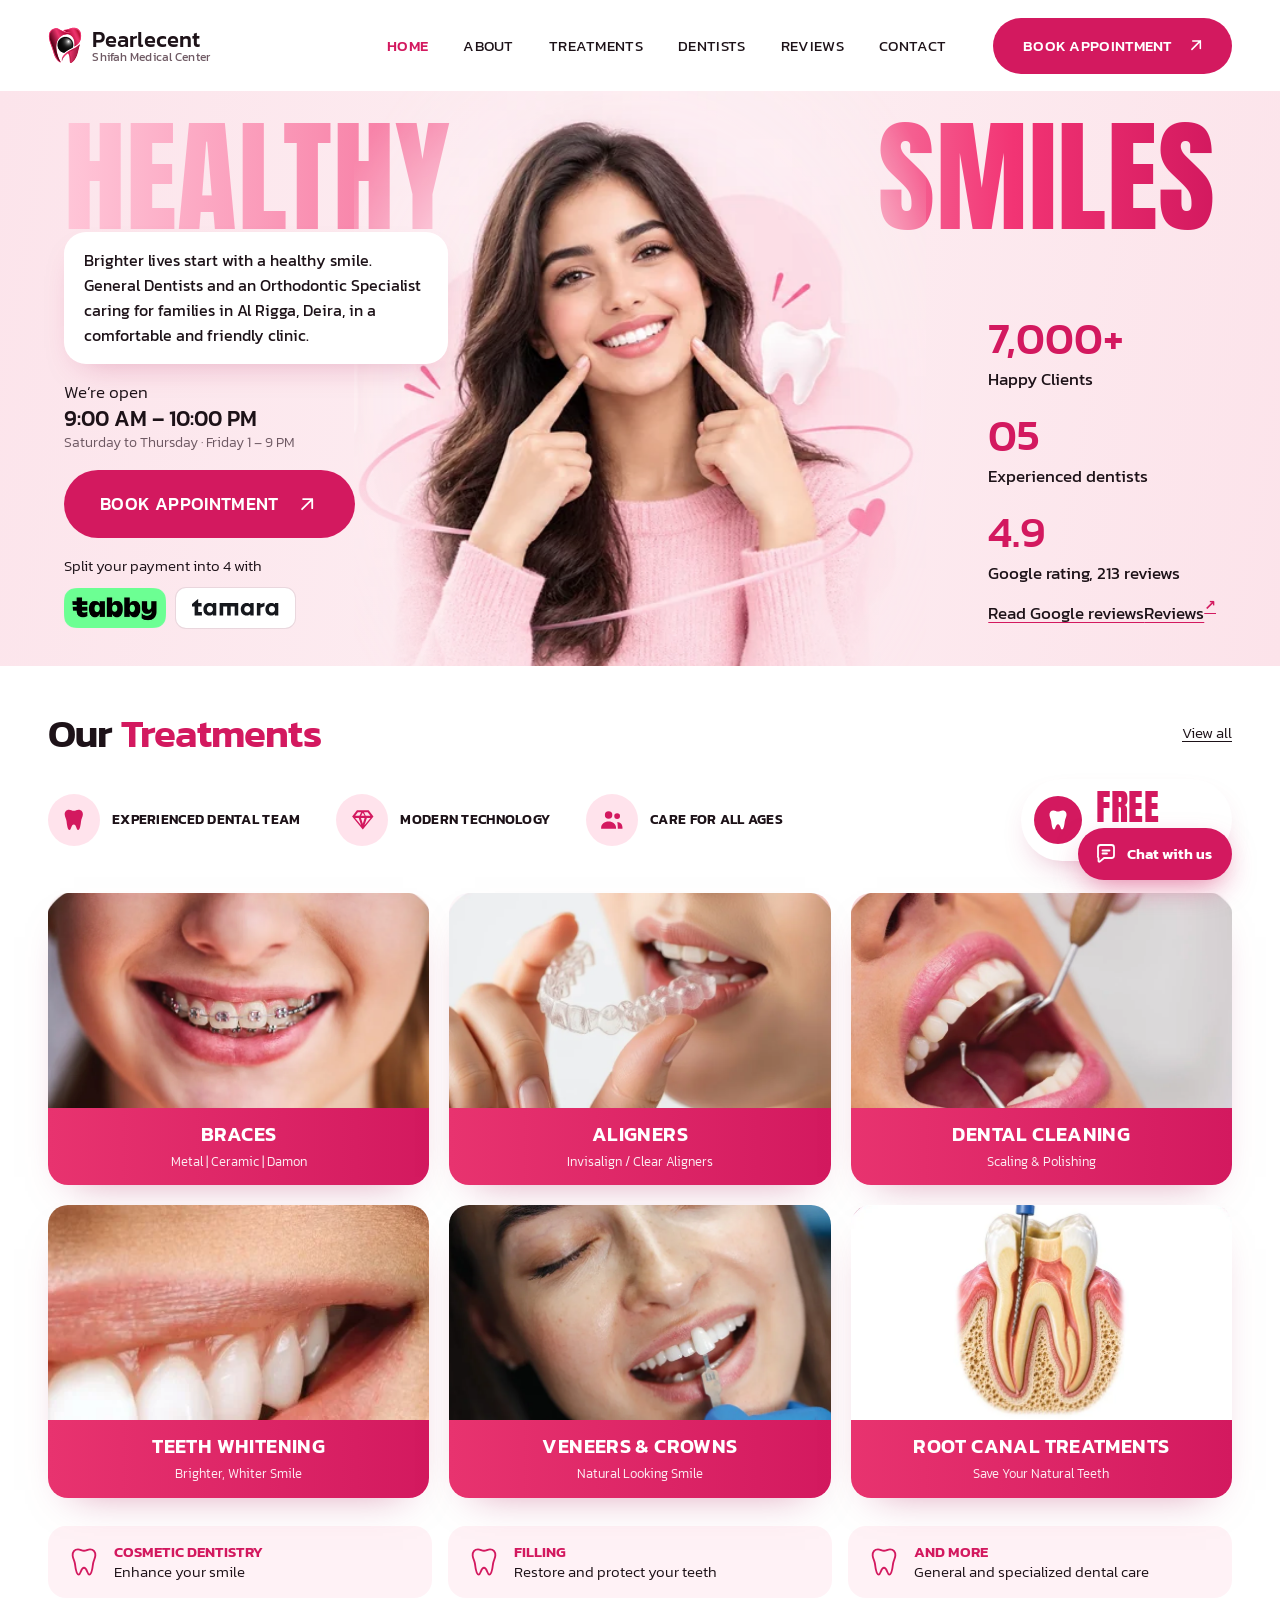
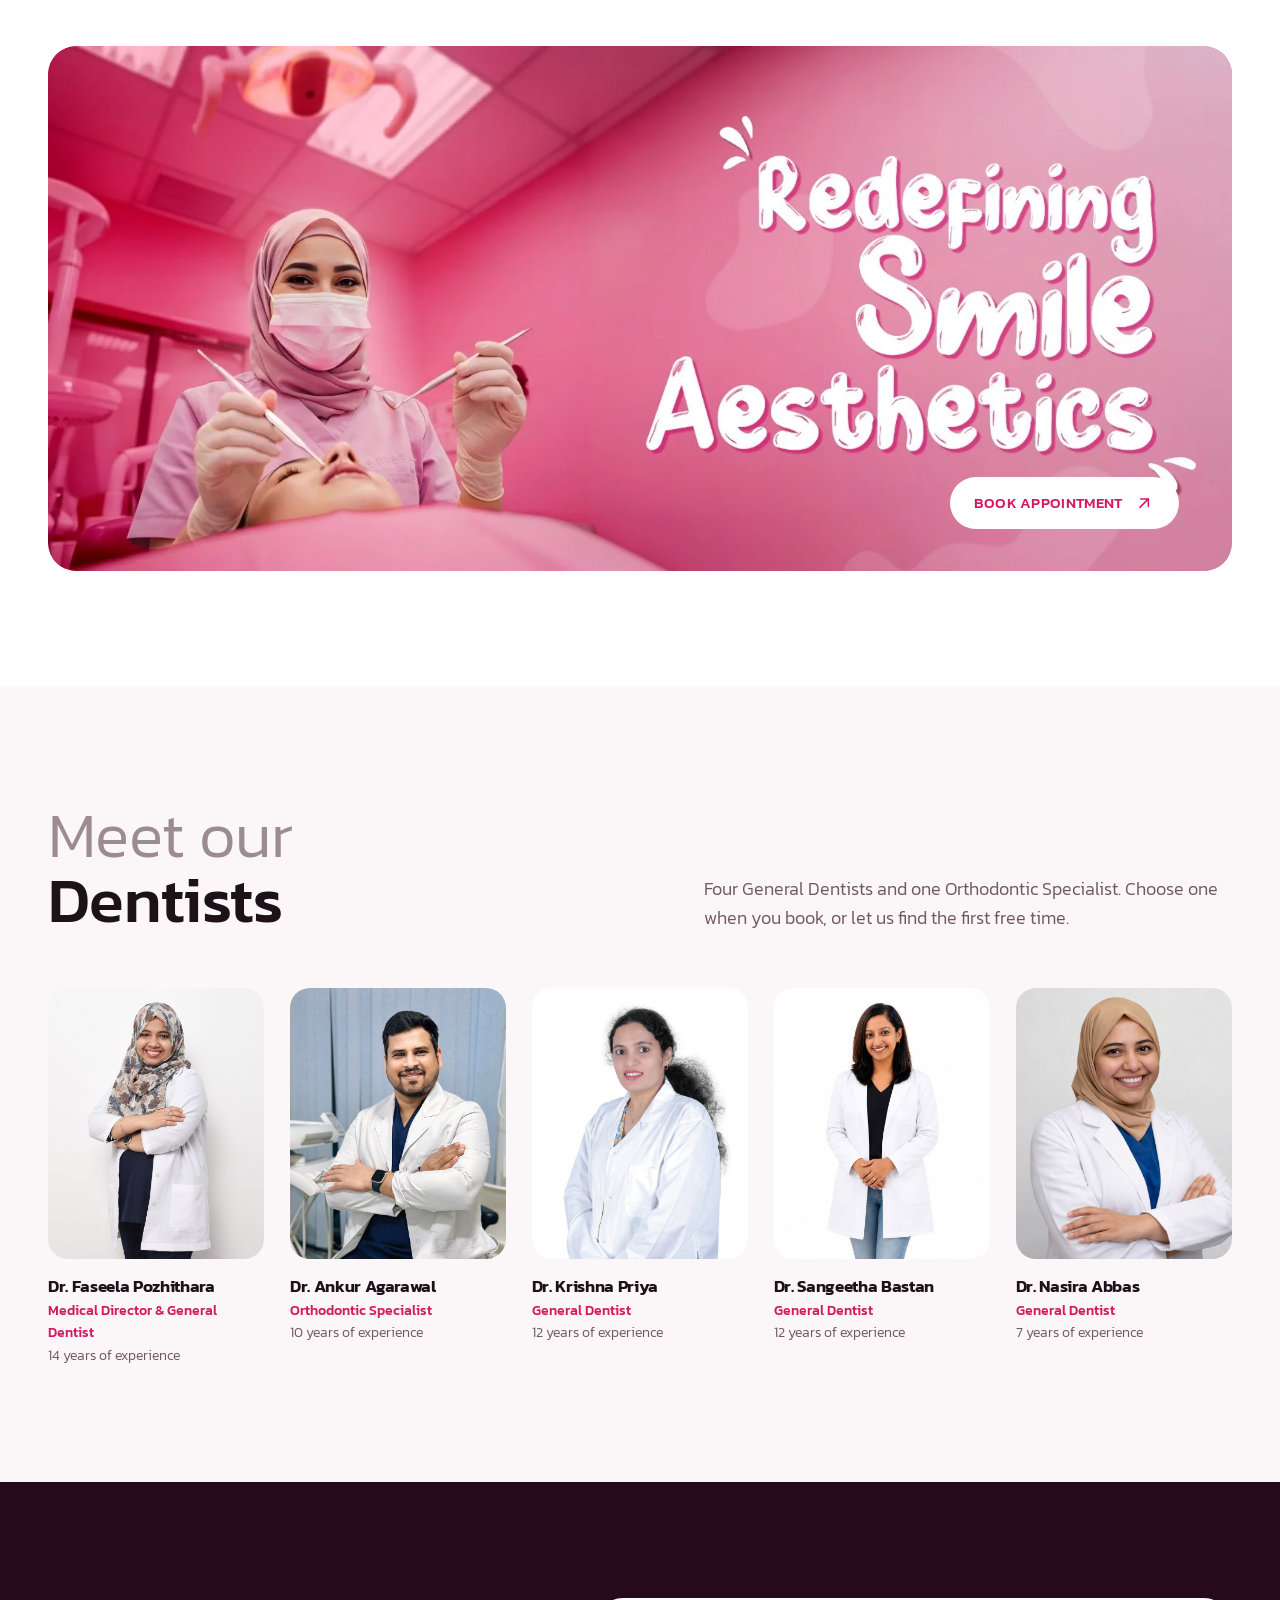
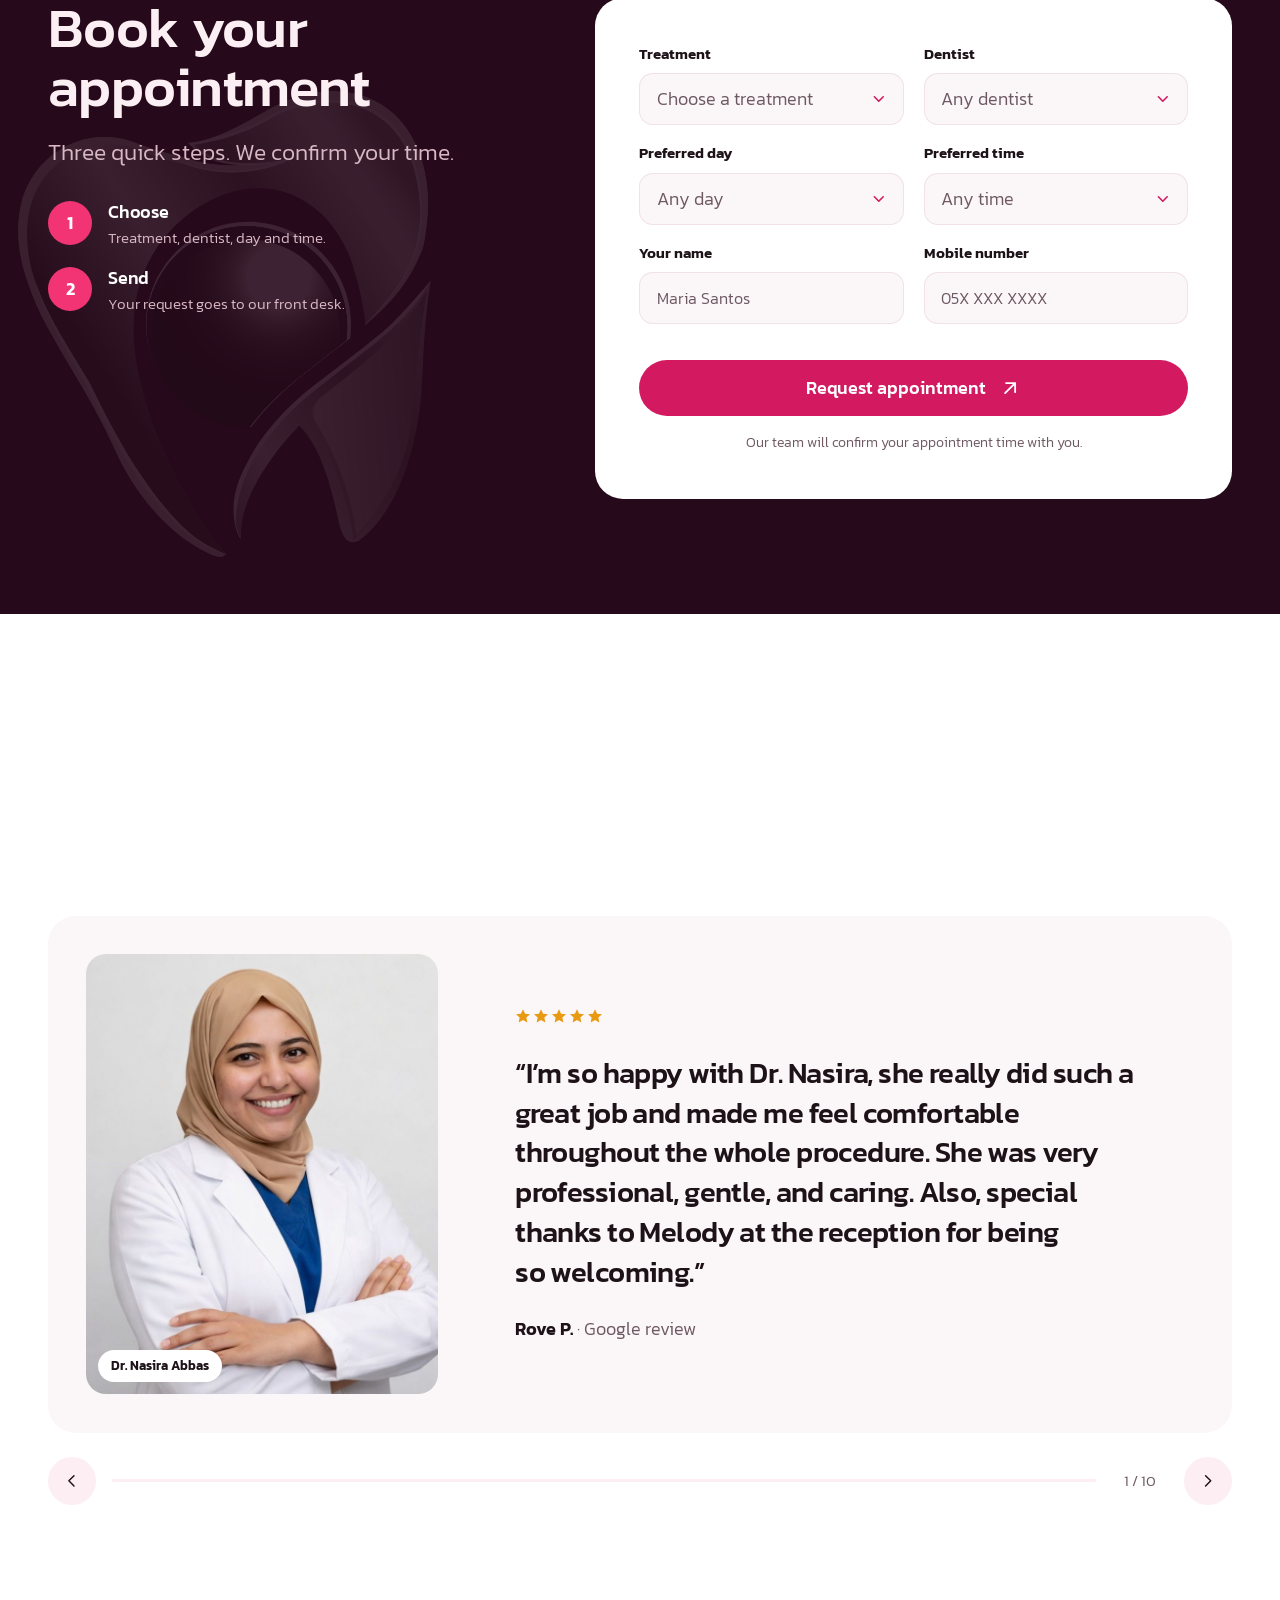
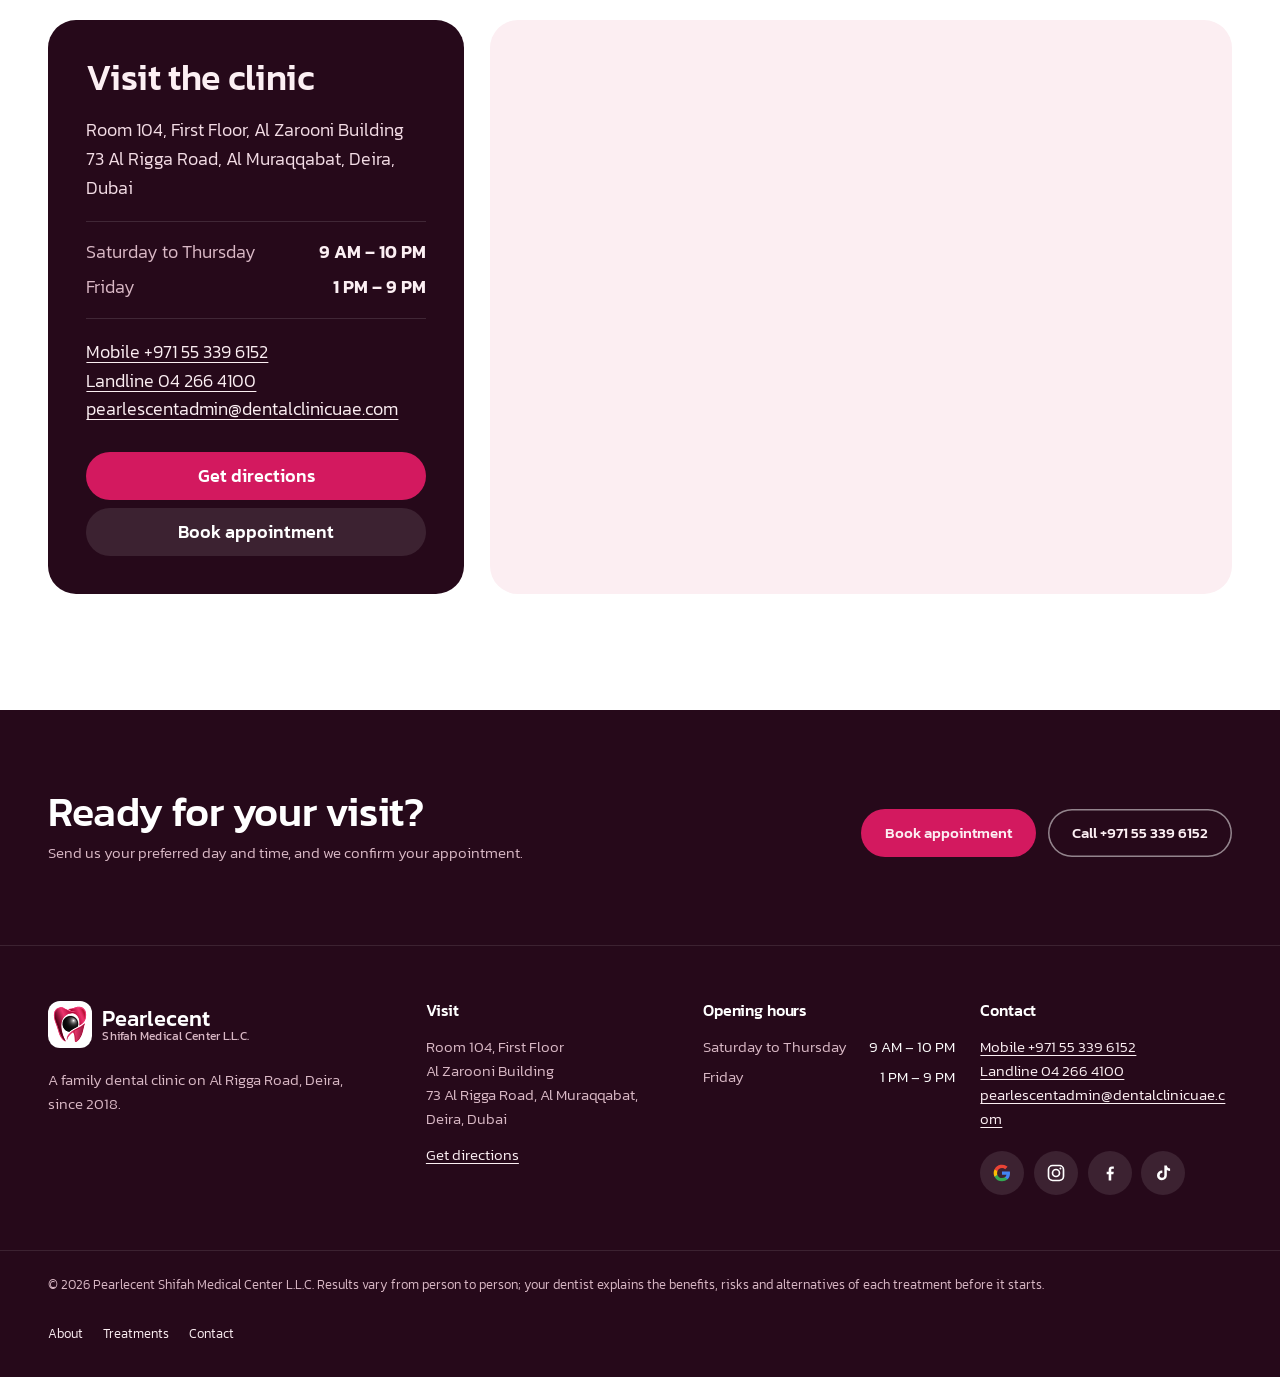
<file: index.html>
<!doctype html>
<html lang="en">
<head>
<meta charset="utf-8">
<meta name="viewport" content="width=device-width, initial-scale=1, viewport-fit=cover">
<title>Pearlecent | Dental clinic in Al Rigga, Deira, Dubai</title>
<meta name="description" content="Pearlecent Shifah Medical Center, a family dental clinic on Al Rigga Road, Deira, Dubai. General Dentists and an Orthodontic Specialist, free first check-up, open until 10 PM. Book your appointment online.">
<meta name="theme-color" content="#FFFFFF">
<meta property="og:title" content="Pearlecent | Dental clinic in Al Rigga, Deira, Dubai">
<meta property="og:description" content="Pearlecent Shifah Medical Center, a family dental clinic on Al Rigga Road, Deira, Dubai. General Dentists and an Orthodontic Specialist, free first check-up, open until 10 PM. Book your appointment online.">
<meta property="og:image" content="assets/img/clinic/reception.jpg">
<link rel="icon" href="assets/img/mark.svg" type="image/svg+xml">
<link rel="preload" href="assets/fonts/anton-400.woff2" as="font" type="font/woff2" crossorigin>
<link rel="preload" href="assets/fonts/kanit-300.woff2" as="font" type="font/woff2" crossorigin>
<link rel="stylesheet" href="assets/css/site.css?v=28">
<script>document.documentElement.classList.add('js')</script>
<script type="application/ld+json">{"@context":"https://schema.org","@type":"Dentist","name":"Pearlecent Shifah Medical Center L.L.C.","telephone":"+971 55 339 6152","email":"pearlescentadmin@dentalclinicuae.com","address":{"@type":"PostalAddress","streetAddress":"Room 104, Al Zarooni Building, 73 Al Rigga Road","addressLocality":"Deira, Dubai","addressCountry":"AE"},"geo":{"@type":"GeoCoordinates","latitude":25.2624015,"longitude":55.3266563},"openingHours":["Sa-Th 09:00-22:00","Fr 13:00-21:00"],"sameAs":["https://www.instagram.com/pearlescent_dental","https://www.tiktok.com/@pearlecentshifah"]}</script>
</head>
<body class="pg-home">
<a class="skip" href="#main">Skip to content</a>
<header class="hdr" data-hdr>
  <div class="hdr__in">
    <a class="brand" href="index.html" aria-label="Pearlecent, home">
      <img src="assets/img/mark.svg" alt="" width="34" height="37">
      <span class="brand__t">Pearlecent<small>Shifah Medical Center</small></span>
    </a>
    <nav class="hdr__nav" aria-label="Main" id="menu"><a class="hlink is-active" href="index.html" aria-current="page">Home</a><a class="hlink" href="about.html">About</a><a class="hlink" href="treatments.html">Treatments</a><a class="hlink" href="index.html#dentists">Dentists</a><a class="hlink" href="index.html#reviews">Reviews</a><a class="hlink" href="index.html#visit">Contact</a>
      <div class="hdr__extra">
        <p class="hdr__tel"><a href="tel:+971553396152"><span>Mobile</span>+971 55 339 6152</a><a href="tel:+97142664100"><span>Landline</span>04 266 4100</a><a href="mailto:pearlescentadmin@dentalclinicuae.com"><span>Email</span>pearlescentadmin@dentalclinicuae.com</a></p>
        <p class="hdr__soc"><a class="soc" href="https://search.google.com/local/reviews?placeid=ChIJ5SzwML9dXz4R25X1gjaNSxk" target="_blank" rel="noopener" aria-label="Pearlecent on Google reviews" title="Google reviews"><svg viewBox="0 0 24 24" aria-hidden="true"><path fill="#4285F4" d="M21.6 12.2c0-.7-.1-1.4-.2-2H12v3.8h5.4a4.6 4.6 0 0 1-2 3v2.5h3.2c1.9-1.7 3-4.3 3-7.3z"/><path fill="#34A853" d="M12 22c2.7 0 5-.9 6.6-2.4l-3.2-2.5c-.9.6-2 1-3.4 1-2.6 0-4.8-1.8-5.6-4.1H3.1v2.6A10 10 0 0 0 12 22z"/><path fill="#FBBC05" d="M6.4 14a6 6 0 0 1 0-3.9V7.5H3.1a10 10 0 0 0 0 9z"/><path fill="#EA4335" d="M12 5.9c1.5 0 2.8.5 3.8 1.5l2.9-2.9A10 10 0 0 0 3.1 7.5L6.4 10C7.2 7.7 9.4 5.9 12 5.9z"/></svg></a><a class="soc" href="https://www.instagram.com/pearlescent_dental" target="_blank" rel="noopener" aria-label="Pearlecent on Instagram" title="Instagram"><svg viewBox="0 0 24 24" aria-hidden="true"><rect x="3" y="3" width="18" height="18" rx="5" fill="none" stroke="currentColor" stroke-width="2"/><circle cx="12" cy="12" r="4.2" fill="none" stroke="currentColor" stroke-width="2"/><circle cx="17.3" cy="6.7" r="1.2" fill="currentColor"/></svg></a><a class="soc" href="https://www.facebook.com/people/Pearlecent-SHifah-Medical-Centre/100090357010872/" target="_blank" rel="noopener" aria-label="Pearlecent on Facebook" title="Facebook"><svg viewBox="0 0 24 24" aria-hidden="true"><path fill="currentColor" d="M13.5 21v-7.6h2.6l.4-3h-3V8.5c0-.9.3-1.5 1.5-1.5h1.6V4.3c-.3 0-1.2-.1-2.3-.1-2.3 0-3.9 1.4-3.9 4v2.2H8v3h2.4V21z"/></svg></a><a class="soc" href="https://www.tiktok.com/@pearlecentshifah" target="_blank" rel="noopener" aria-label="Pearlecent on TikTok" title="TikTok"><svg viewBox="0 0 24 24" aria-hidden="true"><path fill="currentColor" d="M16.6 3c.4 2.1 1.7 3.5 3.9 3.7v3a7 7 0 0 1-3.9-1.2v6.2A5.9 5.9 0 1 1 11.2 9v3.1a2.8 2.8 0 1 0 2.4 2.8V3z"/></svg></a></p>
      </div>
      <a class="button hdr__book" href="index.html#book">Book appointment<svg class="arr" viewBox="0 0 24 24" aria-hidden="true"><path d="M7 17 17 7M8 7h9v9"/></svg></a>
    </nav>
    <button class="burger" type="button" aria-expanded="false" aria-controls="menu" data-burger><span></span><span></span><span class="sr-only">Menu</span></button>
  </div>
</header>

<main id="main">
<section class="hero2">
  <div class="wrap">
    <div class="hero2__card">
      <h1 class="hero2__h" aria-label="Healthy smiles: Pearlecent dental clinic, Deira"><span class="hero2__w" data-word style="--i:0">Healthy</span> <span class="hero2__w" data-word style="--i:1">Smiles</span></h1>
      <div class="hero2__photo" aria-hidden="true">
        <div class="hero2__float">
          <picture><source type="image/webp" srcset="assets/img/clinic/hero-smile-480.webp 480w, assets/img/clinic/hero-smile-840.webp 840w" sizes="(max-width: 47.99em) 80vw, 36vw"><img src="assets/img/clinic/hero-smile-840.jpg" alt="" width="840" height="845" fetchpriority="high"></picture>
          <span class="hero2__glint" style="--x:84%;--y:40.5%;--d:2.6s"><svg viewBox="0 0 24 24"><path d="M12 0C12 7 17 12 24 12C17 12 12 17 12 24C12 17 7 12 0 12C7 12 12 7 12 0Z"/></svg></span>
          <span class="hero2__glint hero2__glint--s" style="--x:76%;--y:30%;--d:3.3s"><svg viewBox="0 0 24 24"><path d="M12 0C12 7 17 12 24 12C17 12 12 17 12 24C12 17 7 12 0 12C7 12 12 7 12 0Z"/></svg></span>
          <span class="hero2__glint hero2__glint--s" style="--x:15%;--y:52%;--d:3.9s"><svg viewBox="0 0 24 24"><path d="M12 0C12 7 17 12 24 12C17 12 12 17 12 24C12 17 7 12 0 12C7 12 12 7 12 0Z"/></svg></span>
          <span class="hero2__heart" style="--x:89.6%;--y:74%"></span>
        </div>
      </div>
      <div class="hero2__left">
        <p class="hero2__bubble" data-rise style="--i:3">Brighter lives start with a healthy smile. General Dentists and an Orthodontic Specialist caring for families in Al Rigga, Deira, in a comfortable and friendly clinic.</p>
        <p class="hero2__open" data-rise style="--i:4"><span>We’re open</span><b>9:00 AM – 10:00 PM</b><small>Saturday to Thursday · Friday 1 – 9 PM</small></p>
        <p data-rise style="--i:5"><a class="button button--xl" href="#book">Book appointment<svg class="arr" viewBox="0 0 24 24" aria-hidden="true"><path d="M7 17 17 7M8 7h9v9"/></svg></a></p>
        <div class="paybnpl" data-rise style="--i:6"><span class="paybnpl__t">Split your payment into 4 with</span><span class="paybnpl__logos"><img class="paybnpl__tabby" src="assets/img/pay/tabby.png" alt="Tabby" width="183" height="72"><span class="paybnpl__tamara"><img src="assets/img/pay/tamara.svg" alt="Tamara" width="97" height="19"></span></span></div>
      </div>
      <ul class="hero2__stats">
        <li data-rise style="--i:4"><b><span data-count="7000">7,000</span>+</b><span>Happy Clients</span></li>
        <li data-rise style="--i:5"><b>05</b><span>Experienced dentists</span></li>
        <li data-rise style="--i:6"><a class="hero2__g" href="https://search.google.com/local/reviews?placeid=ChIJ5SzwML9dXz4R25X1gjaNSxk" target="_blank" rel="noopener"><b>4.9</b><span>Google rating, 213 reviews</span><em><span class="hide-sm">Read Google reviews</span><span class="show-sm">Reviews</span> ↗</em></a></li>
      </ul>
    </div>
  </div>
</section>

<section class="cats" aria-labelledby="cats-h">
  <div class="wrap">
    <div class="sec-head">
      <h2 id="cats-h" data-reveal class="cats__h">Our <em>Treatments</em></h2>
      <p data-reveal><a class="link-u" href="treatments.html">View all</a></p>
    </div>
    <div class="cats__top">
      <ul class="cats__feat" data-reveal>
        <li><span class="cats__ic"><svg viewBox="0 0 24 24" aria-hidden="true"><path d="M7.5 2.5c-2.6 0-4.3 2-4 4.8.3 2.4 1.4 3.6 1.7 6 .4 3.4 1 8.2 2.8 8.2 1.6 0 1.6-5.2 4-5.2s2.4 5.2 4 5.2c1.8 0 2.4-4.8 2.8-8.2.3-2.4 1.4-3.6 1.7-6 .3-2.8-1.4-4.8-4-4.8-1.9 0-2.7 1.1-4.5 1.1S9.4 2.5 7.5 2.5Z"/></svg></span>Experienced dental team</li>
        <li><span class="cats__ic"><svg viewBox="0 0 24 24" aria-hidden="true"><path d="M6.5 3h11l4.5 6-10 12L2 9l4.5-6Zm.9 2L4.9 8.2h4l1.6-3.2H7.4Zm5.7 0 1.6 3.2h4.4L16.6 5h-3.5Zm-1.1.4L10.4 8.2h3.2L12 5.4ZM4.8 10.2l5.6 6.8-2.2-6.8H4.8Zm5.5 0 1.7 5.6 1.7-5.6h-3.4Zm5.5 0-2.2 6.8 5.6-6.8h-3.4Z"/></svg></span>Modern technology</li>
        <li><span class="cats__ic"><svg viewBox="0 0 24 24" aria-hidden="true"><circle cx="9" cy="7.5" r="3.5"/><circle cx="17" cy="8.5" r="2.7"/><path d="M2 19.5c0-3.6 3.1-6 7-6s7 2.4 7 6v1H2v-1Zm15.2-5.4c2.8.2 4.8 2.1 4.8 4.9v1.5h-4.4v-1c0-2-.2-3.7-.4-5.4Z"/></svg></span>Care for all ages</li>
      </ul>
      <a class="cats__free" href="#book" data-reveal><span class="cats__free-ic"><svg viewBox="0 0 24 24" aria-hidden="true"><path d="M7.5 2.5c-2.6 0-4.3 2-4 4.8.3 2.4 1.4 3.6 1.7 6 .4 3.4 1 8.2 2.8 8.2 1.6 0 1.6-5.2 4-5.2s2.4 5.2 4 5.2c1.8 0 2.4-4.8 2.8-8.2.3-2.4 1.4-3.6 1.7-6 .3-2.8-1.4-4.8-4-4.8-1.9 0-2.7 1.1-4.5 1.1S9.4 2.5 7.5 2.5Z"/></svg></span><span><b>Free</b> consultation</span></a>
    </div>
    <div class="cats__grid">
      <a class="cat" href="treatments.html#orthodontics" data-reveal style="--n:0">
        <span class="cat__pic"><picture><source type="image/webp" srcset="assets/img/cats/braces.webp"><img src="assets/img/cats/braces.jpg" alt="Braces at Pearlecent" width="786" height="440" loading="lazy"></picture></span>
        <span class="cat__bar"><b>Braces</b><small>Metal | Ceramic | Damon</small></span>
      </a>
      <a class="cat" href="treatments.html#orthodontics" data-reveal style="--n:1">
        <span class="cat__pic"><picture><source type="image/webp" srcset="assets/img/cats/aligners.webp"><img src="assets/img/cats/aligners.jpg" alt="Aligners at Pearlecent" width="786" height="440" loading="lazy"></picture></span>
        <span class="cat__bar"><b>Aligners</b><small>Invisalign / Clear Aligners</small></span>
      </a>
      <a class="cat" href="treatments.html#general" data-reveal style="--n:2">
        <span class="cat__pic"><picture><source type="image/webp" srcset="assets/img/cats/cleaning.webp"><img src="assets/img/cats/cleaning.jpg" alt="Dental Cleaning at Pearlecent" width="786" height="440" loading="lazy"></picture></span>
        <span class="cat__bar"><b>Dental Cleaning</b><small>Scaling &amp; Polishing</small></span>
      </a>
      <a class="cat" href="treatments.html#cosmetic" data-reveal style="--n:0">
        <span class="cat__pic"><picture><source type="image/webp" srcset="assets/img/cats/whitening.webp"><img src="assets/img/cats/whitening.jpg" alt="Teeth Whitening at Pearlecent" width="378" height="435" loading="lazy"></picture></span>
        <span class="cat__bar"><b>Teeth Whitening</b><small>Brighter, Whiter Smile</small></span>
      </a>
      <a class="cat" href="treatments.html#cosmetic" data-reveal style="--n:1">
        <span class="cat__pic"><picture><source type="image/webp" srcset="assets/img/cats/veneers.webp"><img src="assets/img/cats/veneers.jpg" alt="Veneers &amp; Crowns at Pearlecent" width="786" height="440" loading="lazy"></picture></span>
        <span class="cat__bar"><b>Veneers &amp; Crowns</b><small>Natural Looking Smile</small></span>
      </a>
      <a class="cat" href="treatments.html#restorative" data-reveal style="--n:2">
        <span class="cat__pic"><picture><source type="image/webp" srcset="assets/img/cats/rootcanal.webp"><img src="assets/img/cats/rootcanal.jpg" alt="Root Canal Treatments at Pearlecent" width="786" height="440" loading="lazy"></picture></span>
        <span class="cat__bar"><b>Root Canal Treatments</b><small>Save Your Natural Teeth</small></span>
      </a>
    </div>
    <ul class="cats__more" data-reveal>
      <li><a href="treatments.html#cosmetic"><span class="cats__mi"><svg viewBox="0 0 24 24" aria-hidden="true"><path d="M7.5 2.5c-2.6 0-4.3 2-4 4.8.3 2.4 1.4 3.6 1.7 6 .4 3.4 1 8.2 2.8 8.2 1.6 0 1.6-5.2 4-5.2s2.4 5.2 4 5.2c1.8 0 2.4-4.8 2.8-8.2.3-2.4 1.4-3.6 1.7-6 .3-2.8-1.4-4.8-4-4.8-1.9 0-2.7 1.1-4.5 1.1S9.4 2.5 7.5 2.5Z"/></svg></span><span><b>Cosmetic Dentistry</b>Enhance your smile</span></a></li>
      <li><a href="treatments.html#restorative"><span class="cats__mi"><svg viewBox="0 0 24 24" aria-hidden="true"><path d="M7.5 2.5c-2.6 0-4.3 2-4 4.8.3 2.4 1.4 3.6 1.7 6 .4 3.4 1 8.2 2.8 8.2 1.6 0 1.6-5.2 4-5.2s2.4 5.2 4 5.2c1.8 0 2.4-4.8 2.8-8.2.3-2.4 1.4-3.6 1.7-6 .3-2.8-1.4-4.8-4-4.8-1.9 0-2.7 1.1-4.5 1.1S9.4 2.5 7.5 2.5Z"/></svg></span><span><b>Filling</b>Restore and protect your teeth</span></a></li>
      <li><a href="treatments.html#other"><span class="cats__mi"><svg viewBox="0 0 24 24" aria-hidden="true"><path d="M7.5 2.5c-2.6 0-4.3 2-4 4.8.3 2.4 1.4 3.6 1.7 6 .4 3.4 1 8.2 2.8 8.2 1.6 0 1.6-5.2 4-5.2s2.4 5.2 4 5.2c1.8 0 2.4-4.8 2.8-8.2.3-2.4 1.4-3.6 1.7-6 .3-2.8-1.4-4.8-4-4.8-1.9 0-2.7 1.1-4.5 1.1S9.4 2.5 7.5 2.5Z"/></svg></span><span><b>And more</b>General and specialized dental care</span></a></li>
    </ul>
  </div>
</section>

<section class="band" aria-label="Redefining smile aesthetics">
  <div class="wrap"><a class="banner shutter" href="#book" data-reveal aria-label="Redefining smile aesthetics. Book an appointment">
    <picture><source type="image/webp" srcset="assets/img/clinic/banner-800.webp 800w, assets/img/clinic/banner-1600.webp 1600w" sizes="(max-width: 82em) 94vw, 1248px"><img src="assets/img/clinic/banner-1600.jpg" srcset="assets/img/clinic/banner-800.jpg 800w, assets/img/clinic/banner-1600.jpg 1600w" sizes="(max-width: 82em) 94vw, 1248px" alt="Redefining smile aesthetics: a Pearlecent dentist at work in a pink treatment room" width="1600" height="710" decoding="async"></picture>
    <span class="banner__cta">Book appointment<svg class="arr" viewBox="0 0 24 24" aria-hidden="true"><path d="M7 17 17 7M8 7h9v9"/></svg></span>
  </a></div>
</section>

<section class="docs" id="dentists" aria-labelledby="docs-h">
  <div class="wrap">
    <div class="sec-head">
      <h2 id="docs-h" data-reveal class="h2t"><span>Meet our</span> Dentists</h2>
      <p data-reveal>Four General Dentists and one Orthodontic Specialist. Choose one when you book, or let us find the first free time.</p>
    </div>
    <div class="dgrid">
      <a class="dcard" href="dentists/faseela.html" data-reveal style="--n:0">
        <span class="dcard__pic"><img src="assets/img/doctors/faseela.jpg" alt="Portrait of Dr. Faseela Pozhithara" width="840" height="1200" loading="lazy" style="object-position:50% 20%"></span>
        <span class="dcard__name">Dr. Faseela Pozhithara</span>
        <span class="dcard__meta">Medical Director &amp; General Dentist</span>
        <span class="dcard__yrs">14 years of experience</span>
      </a>
      <a class="dcard" href="dentists/ankur.html" data-reveal style="--n:1">
        <span class="dcard__pic"><img src="assets/img/doctors/ankur.jpg" alt="Portrait of Dr. Ankur Agarawal" width="731" height="1200" loading="lazy" style="object-position:50% 18%"></span>
        <span class="dcard__name">Dr. Ankur Agarawal</span>
        <span class="dcard__meta">Orthodontic Specialist</span>
        <span class="dcard__yrs">10 years of experience</span>
      </a>
      <a class="dcard" href="dentists/krishna.html" data-reveal style="--n:2">
        <span class="dcard__pic"><img src="assets/img/doctors/krishna.jpg" alt="Portrait of Dr. Krishna Priya" width="621" height="866" loading="lazy" style="object-position:50% 15%"></span>
        <span class="dcard__name">Dr. Krishna Priya</span>
        <span class="dcard__meta">General Dentist</span>
        <span class="dcard__yrs">12 years of experience</span>
      </a>
      <a class="dcard" href="dentists/sangeetha.html" data-reveal style="--n:3">
        <span class="dcard__pic"><img src="assets/img/doctors/sangeetha.jpg" alt="Portrait of Dr. Sangeetha Bastan" width="900" height="1024" loading="lazy" style="object-position:50% 20%"></span>
        <span class="dcard__name">Dr. Sangeetha Bastan</span>
        <span class="dcard__meta">General Dentist</span>
        <span class="dcard__yrs">12 years of experience</span>
      </a>
      <a class="dcard" href="dentists/nasira.html" data-reveal style="--n:4">
        <span class="dcard__pic"><img src="assets/img/doctors/nasira.jpg" alt="Portrait of Dr. Nasira Abbas" width="900" height="900" loading="lazy" style="object-position:50% 25%"></span>
        <span class="dcard__name">Dr. Nasira Abbas</span>
        <span class="dcard__meta">General Dentist</span>
        <span class="dcard__yrs">7 years of experience</span>
      </a>
    </div>
  </div>
</section>

<section class="book" id="book" aria-labelledby="book-h">
  <div class="wrap book__in">
    <div class="book__side">
      <h2 id="book-h" data-reveal>Book your appointment</h2>
      <p class="book__lead" data-reveal>Three quick steps. We confirm your time.</p>
      <ol class="steps"><li data-reveal style="--n:0"><span class="steps__n">1</span><h3>Choose</h3><p>Treatment, dentist, day and time.</p></li><li data-reveal style="--n:1"><span class="steps__n">2</span><h3>Send</h3><p>Your request goes to our front desk.</p></li><li data-reveal style="--n:2"><span class="steps__n">3</span><h3>We confirm</h3><p>We reply with your appointment time.</p></li></ol>
    </div>
    <div class="book__card" data-reveal><form class="sheet" data-composer action="https://wa.me/971553396152" method="get" novalidate>
  <div class="sheet__fields">
    <label class="fld"><span class="fld__l">Treatment</span><span class="sel"><select class="field" name="treatment"><option value="">Choose a treatment</option><option value="General Dental Consultation (Free)">General Dental Consultation (Free)</option><option value="Orthodontic Consultation">Orthodontic Consultation</option><option value="Braces (Metal, Ceramic &amp; Damon)">Braces (Metal, Ceramic &amp; Damon)</option><option value="Clear Aligners / Invisalign">Clear Aligners / Invisalign</option><option value="Dental Cleaning &amp; Polishing">Dental Cleaning &amp; Polishing</option><option value="Teeth Whitening">Teeth Whitening</option><option value="Dental Veneers">Dental Veneers</option><option value="Dental Filling">Dental Filling</option><option value="Tooth Extraction">Tooth Extraction</option><option value="Dental Crowns &amp; Bridges">Dental Crowns &amp; Bridges</option><option value="Root Canal Treatment">Root Canal Treatment</option><option value="Dentures &amp; Retainers">Dentures &amp; Retainers</option><option value="Cosmetic Dentistry">Cosmetic Dentistry</option><option value="Other Dental Treatments">Other Dental Treatments</option></select><svg class="sel__ch" viewBox="0 0 24 24" aria-hidden="true"><path d="M6 9l6 6 6-6"/></svg></span></label>
    <label class="fld"><span class="fld__l">Dentist</span><span class="sel"><select class="field" name="dentist"><option value="">Any dentist</option><option value="Dr. Faseela Pozhithara">Dr. Faseela Pozhithara</option><option value="Dr. Ankur Agarawal">Dr. Ankur Agarawal</option><option value="Dr. Krishna Priya">Dr. Krishna Priya</option><option value="Dr. Sangeetha Bastan">Dr. Sangeetha Bastan</option><option value="Dr. Nasira Abbas">Dr. Nasira Abbas</option></select><svg class="sel__ch" viewBox="0 0 24 24" aria-hidden="true"><path d="M6 9l6 6 6-6"/></svg></span></label>
    <label class="fld"><span class="fld__l">Preferred day</span><span class="sel"><select class="field" name="day" data-days><option value="">Any day</option></select><svg class="sel__ch" viewBox="0 0 24 24" aria-hidden="true"><path d="M6 9l6 6 6-6"/></svg></span></label>
    <label class="fld"><span class="fld__l">Preferred time</span><span class="sel"><select class="field" name="time">
      <option value="">Any time</option>
      <option value="Morning (9 AM – 12 PM)" data-morning>Morning (9 AM – 12 PM)</option>
      <option value="Afternoon (12 – 5 PM)">Afternoon (12 – 5 PM)</option>
      <option value="Evening (5 – 10 PM)">Evening (5 – 10 PM)</option>
    </select><svg class="sel__ch" viewBox="0 0 24 24" aria-hidden="true"><path d="M6 9l6 6 6-6"/></svg></span></label>
    <label class="fld"><span class="fld__l">Your name</span><input class="field" type="text" name="name" autocomplete="name" placeholder="Maria Santos"></label>
    <label class="fld"><span class="fld__l">Mobile number</span><input class="field" type="tel" name="mobile" autocomplete="tel" inputmode="tel" placeholder="05X XXX XXXX"></label>
  </div>
  <input type="hidden" name="text" value="Hello Pearlecent, I would like to book an appointment.">
  <div class="sheet__send">
    <button class="button button--wide" type="submit">Request appointment<svg class="arr" viewBox="0 0 24 24" aria-hidden="true"><path d="M7 17 17 7M8 7h9v9"/></svg></button>
    <p class="sheet__note">Our team will confirm your appointment time with you.</p>
  </div>
</form></div>
  </div>
</section>
<section class="reviews" id="reviews" aria-labelledby="rev-h">
  <div class="wrap">
    <div class="sec-head">
      <h2 id="rev-h" data-reveal class="h2t"><span>What patients</span> Say</h2>
      <p data-reveal><span class="g-score"><span class="stars" aria-label="5 out of 5 stars"><svg viewBox="0 0 20 20" aria-hidden="true"><path d="M10 1.5l2.6 5.6 6.1.7-4.5 4.2 1.2 6-5.4-3-5.4 3 1.2-6L1.3 7.8l6.1-.7z"/></svg><svg viewBox="0 0 20 20" aria-hidden="true"><path d="M10 1.5l2.6 5.6 6.1.7-4.5 4.2 1.2 6-5.4-3-5.4 3 1.2-6L1.3 7.8l6.1-.7z"/></svg><svg viewBox="0 0 20 20" aria-hidden="true"><path d="M10 1.5l2.6 5.6 6.1.7-4.5 4.2 1.2 6-5.4-3-5.4 3 1.2-6L1.3 7.8l6.1-.7z"/></svg><svg viewBox="0 0 20 20" aria-hidden="true"><path d="M10 1.5l2.6 5.6 6.1.7-4.5 4.2 1.2 6-5.4-3-5.4 3 1.2-6L1.3 7.8l6.1-.7z"/></svg><svg viewBox="0 0 20 20" aria-hidden="true"><path d="M10 1.5l2.6 5.6 6.1.7-4.5 4.2 1.2 6-5.4-3-5.4 3 1.2-6L1.3 7.8l6.1-.7z"/></svg></span> <b>4.9</b> from 213 Google reviews</span> <a class="link-u" href="https://search.google.com/local/reviews?placeid=ChIJ5SzwML9dXz4R25X1gjaNSxk" target="_blank" rel="noopener">Read all on Google</a></p>
    </div>
    <div class="carousel" data-carousel aria-roledescription="carousel" aria-label="Google reviews">
      <ul class="slides">
        <li class="slide is-on" data-slide aria-roledescription="slide" aria-label="1 of 10">
          <figure class="slide__pic"><img src="assets/img/doctors/nasira.jpg" alt="Dr. Nasira Abbas" width="900" height="900" loading="lazy" style="object-position:50% 25%"><figcaption>Dr. Nasira Abbas</figcaption></figure>
          <blockquote class="slide__quote"><span class="stars" aria-label="5 out of 5 stars"><svg viewBox="0 0 20 20" aria-hidden="true"><path d="M10 1.5l2.6 5.6 6.1.7-4.5 4.2 1.2 6-5.4-3-5.4 3 1.2-6L1.3 7.8l6.1-.7z"/></svg><svg viewBox="0 0 20 20" aria-hidden="true"><path d="M10 1.5l2.6 5.6 6.1.7-4.5 4.2 1.2 6-5.4-3-5.4 3 1.2-6L1.3 7.8l6.1-.7z"/></svg><svg viewBox="0 0 20 20" aria-hidden="true"><path d="M10 1.5l2.6 5.6 6.1.7-4.5 4.2 1.2 6-5.4-3-5.4 3 1.2-6L1.3 7.8l6.1-.7z"/></svg><svg viewBox="0 0 20 20" aria-hidden="true"><path d="M10 1.5l2.6 5.6 6.1.7-4.5 4.2 1.2 6-5.4-3-5.4 3 1.2-6L1.3 7.8l6.1-.7z"/></svg><svg viewBox="0 0 20 20" aria-hidden="true"><path d="M10 1.5l2.6 5.6 6.1.7-4.5 4.2 1.2 6-5.4-3-5.4 3 1.2-6L1.3 7.8l6.1-.7z"/></svg></span><p>“I’m so happy with Dr. Nasira, she really did such a great job and made me feel comfortable throughout the whole procedure. She was very professional, gentle, and caring. Also, special thanks to Melody at the reception for being so welcoming.”</p><footer><b>Rove P.</b> · Google review</footer></blockquote>
        </li>
        <li class="slide" data-slide aria-roledescription="slide" aria-label="2 of 10">
          <figure class="slide__pic"><img src="assets/img/doctors/faseela.jpg" alt="Dr. Faseela Pozhithara" width="840" height="1200" loading="lazy" style="object-position:50% 20%"><figcaption>Dr. Faseela Pozhithara</figcaption></figure>
          <blockquote class="slide__quote"><span class="stars" aria-label="5 out of 5 stars"><svg viewBox="0 0 20 20" aria-hidden="true"><path d="M10 1.5l2.6 5.6 6.1.7-4.5 4.2 1.2 6-5.4-3-5.4 3 1.2-6L1.3 7.8l6.1-.7z"/></svg><svg viewBox="0 0 20 20" aria-hidden="true"><path d="M10 1.5l2.6 5.6 6.1.7-4.5 4.2 1.2 6-5.4-3-5.4 3 1.2-6L1.3 7.8l6.1-.7z"/></svg><svg viewBox="0 0 20 20" aria-hidden="true"><path d="M10 1.5l2.6 5.6 6.1.7-4.5 4.2 1.2 6-5.4-3-5.4 3 1.2-6L1.3 7.8l6.1-.7z"/></svg><svg viewBox="0 0 20 20" aria-hidden="true"><path d="M10 1.5l2.6 5.6 6.1.7-4.5 4.2 1.2 6-5.4-3-5.4 3 1.2-6L1.3 7.8l6.1-.7z"/></svg><svg viewBox="0 0 20 20" aria-hidden="true"><path d="M10 1.5l2.6 5.6 6.1.7-4.5 4.2 1.2 6-5.4-3-5.4 3 1.2-6L1.3 7.8l6.1-.7z"/></svg></span><p>“I completed my one root canal treatment with Dr. Faseela and am now undergoing my second tooth root canal with her. She is my favorite doctor because of her kindness and professionalism. Highly recommend the entire team.”</p><footer><b>Tency S.</b> · Google review</footer></blockquote>
        </li>
        <li class="slide" data-slide aria-roledescription="slide" aria-label="3 of 10">
          <figure class="slide__pic"><img src="assets/img/doctors/krishna.jpg" alt="Dr. Krishna Priya" width="621" height="866" loading="lazy" style="object-position:50% 15%"><figcaption>Dr. Krishna Priya</figcaption></figure>
          <blockquote class="slide__quote"><span class="stars" aria-label="5 out of 5 stars"><svg viewBox="0 0 20 20" aria-hidden="true"><path d="M10 1.5l2.6 5.6 6.1.7-4.5 4.2 1.2 6-5.4-3-5.4 3 1.2-6L1.3 7.8l6.1-.7z"/></svg><svg viewBox="0 0 20 20" aria-hidden="true"><path d="M10 1.5l2.6 5.6 6.1.7-4.5 4.2 1.2 6-5.4-3-5.4 3 1.2-6L1.3 7.8l6.1-.7z"/></svg><svg viewBox="0 0 20 20" aria-hidden="true"><path d="M10 1.5l2.6 5.6 6.1.7-4.5 4.2 1.2 6-5.4-3-5.4 3 1.2-6L1.3 7.8l6.1-.7z"/></svg><svg viewBox="0 0 20 20" aria-hidden="true"><path d="M10 1.5l2.6 5.6 6.1.7-4.5 4.2 1.2 6-5.4-3-5.4 3 1.2-6L1.3 7.8l6.1-.7z"/></svg><svg viewBox="0 0 20 20" aria-hidden="true"><path d="M10 1.5l2.6 5.6 6.1.7-4.5 4.2 1.2 6-5.4-3-5.4 3 1.2-6L1.3 7.8l6.1-.7z"/></svg></span><p>“Excellent experience overall. She is very gentle and makes the entire procedure comfortable. Highly recommended, Doctor Krishna!”</p><footer><b>Bernadeth A.</b> · Google review</footer></blockquote>
        </li>
        <li class="slide" data-slide aria-roledescription="slide" aria-label="4 of 10">
          <figure class="slide__pic"><img src="assets/img/doctors/ankur.jpg" alt="Dr. Ankur Agarawal" width="731" height="1200" loading="lazy" style="object-position:50% 18%"><figcaption>Dr. Ankur Agarawal</figcaption></figure>
          <blockquote class="slide__quote"><span class="stars" aria-label="5 out of 5 stars"><svg viewBox="0 0 20 20" aria-hidden="true"><path d="M10 1.5l2.6 5.6 6.1.7-4.5 4.2 1.2 6-5.4-3-5.4 3 1.2-6L1.3 7.8l6.1-.7z"/></svg><svg viewBox="0 0 20 20" aria-hidden="true"><path d="M10 1.5l2.6 5.6 6.1.7-4.5 4.2 1.2 6-5.4-3-5.4 3 1.2-6L1.3 7.8l6.1-.7z"/></svg><svg viewBox="0 0 20 20" aria-hidden="true"><path d="M10 1.5l2.6 5.6 6.1.7-4.5 4.2 1.2 6-5.4-3-5.4 3 1.2-6L1.3 7.8l6.1-.7z"/></svg><svg viewBox="0 0 20 20" aria-hidden="true"><path d="M10 1.5l2.6 5.6 6.1.7-4.5 4.2 1.2 6-5.4-3-5.4 3 1.2-6L1.3 7.8l6.1-.7z"/></svg><svg viewBox="0 0 20 20" aria-hidden="true"><path d="M10 1.5l2.6 5.6 6.1.7-4.5 4.2 1.2 6-5.4-3-5.4 3 1.2-6L1.3 7.8l6.1-.7z"/></svg></span><p>“Quick, gentle, and very professional braces adjustment. Always a great experience. Thanks to Doc Ankur and the team.”</p><footer><b>Au</b> · Google review</footer></blockquote>
        </li>
        <li class="slide" data-slide aria-roledescription="slide" aria-label="5 of 10">
          <figure class="slide__pic"><img src="assets/img/doctors/sangeetha.jpg" alt="Dr. Sangeetha Bastan" width="900" height="1024" loading="lazy" style="object-position:50% 20%"><figcaption>Dr. Sangeetha Bastan</figcaption></figure>
          <blockquote class="slide__quote"><span class="stars" aria-label="5 out of 5 stars"><svg viewBox="0 0 20 20" aria-hidden="true"><path d="M10 1.5l2.6 5.6 6.1.7-4.5 4.2 1.2 6-5.4-3-5.4 3 1.2-6L1.3 7.8l6.1-.7z"/></svg><svg viewBox="0 0 20 20" aria-hidden="true"><path d="M10 1.5l2.6 5.6 6.1.7-4.5 4.2 1.2 6-5.4-3-5.4 3 1.2-6L1.3 7.8l6.1-.7z"/></svg><svg viewBox="0 0 20 20" aria-hidden="true"><path d="M10 1.5l2.6 5.6 6.1.7-4.5 4.2 1.2 6-5.4-3-5.4 3 1.2-6L1.3 7.8l6.1-.7z"/></svg><svg viewBox="0 0 20 20" aria-hidden="true"><path d="M10 1.5l2.6 5.6 6.1.7-4.5 4.2 1.2 6-5.4-3-5.4 3 1.2-6L1.3 7.8l6.1-.7z"/></svg><svg viewBox="0 0 20 20" aria-hidden="true"><path d="M10 1.5l2.6 5.6 6.1.7-4.5 4.2 1.2 6-5.4-3-5.4 3 1.2-6L1.3 7.8l6.1-.7z"/></svg></span><p>“I had my teeth whitened yesterday by Dr. Sangeetha. She was very gentle with the whole procedure and she did a wonderful job. Also, the filipina lady in the reception with glasses was very accommodating and very helpful.”</p><footer><b>Patring F.</b> · Google review</footer></blockquote>
        </li>
        <li class="slide" data-slide aria-roledescription="slide" aria-label="6 of 10">
          <figure class="slide__pic"><img src="assets/img/doctors/nasira.jpg" alt="Dr. Nasira Abbas" width="900" height="900" loading="lazy" style="object-position:50% 25%"><figcaption>Dr. Nasira Abbas</figcaption></figure>
          <blockquote class="slide__quote"><span class="stars" aria-label="5 out of 5 stars"><svg viewBox="0 0 20 20" aria-hidden="true"><path d="M10 1.5l2.6 5.6 6.1.7-4.5 4.2 1.2 6-5.4-3-5.4 3 1.2-6L1.3 7.8l6.1-.7z"/></svg><svg viewBox="0 0 20 20" aria-hidden="true"><path d="M10 1.5l2.6 5.6 6.1.7-4.5 4.2 1.2 6-5.4-3-5.4 3 1.2-6L1.3 7.8l6.1-.7z"/></svg><svg viewBox="0 0 20 20" aria-hidden="true"><path d="M10 1.5l2.6 5.6 6.1.7-4.5 4.2 1.2 6-5.4-3-5.4 3 1.2-6L1.3 7.8l6.1-.7z"/></svg><svg viewBox="0 0 20 20" aria-hidden="true"><path d="M10 1.5l2.6 5.6 6.1.7-4.5 4.2 1.2 6-5.4-3-5.4 3 1.2-6L1.3 7.8l6.1-.7z"/></svg><svg viewBox="0 0 20 20" aria-hidden="true"><path d="M10 1.5l2.6 5.6 6.1.7-4.5 4.2 1.2 6-5.4-3-5.4 3 1.2-6L1.3 7.8l6.1-.7z"/></svg></span><p>“Great experience with Dr. Nassera. The doctor is highly professional, attentive, and truly cares about patients. The staff are also very friendly, helpful, and well-organized.”</p><footer><b>Ronalyn M.</b> · Google review</footer></blockquote>
        </li>
        <li class="slide" data-slide aria-roledescription="slide" aria-label="7 of 10">
          <figure class="slide__pic"><img src="assets/img/doctors/faseela.jpg" alt="Dr. Faseela Pozhithara" width="840" height="1200" loading="lazy" style="object-position:50% 20%"><figcaption>Dr. Faseela Pozhithara</figcaption></figure>
          <blockquote class="slide__quote"><span class="stars" aria-label="5 out of 5 stars"><svg viewBox="0 0 20 20" aria-hidden="true"><path d="M10 1.5l2.6 5.6 6.1.7-4.5 4.2 1.2 6-5.4-3-5.4 3 1.2-6L1.3 7.8l6.1-.7z"/></svg><svg viewBox="0 0 20 20" aria-hidden="true"><path d="M10 1.5l2.6 5.6 6.1.7-4.5 4.2 1.2 6-5.4-3-5.4 3 1.2-6L1.3 7.8l6.1-.7z"/></svg><svg viewBox="0 0 20 20" aria-hidden="true"><path d="M10 1.5l2.6 5.6 6.1.7-4.5 4.2 1.2 6-5.4-3-5.4 3 1.2-6L1.3 7.8l6.1-.7z"/></svg><svg viewBox="0 0 20 20" aria-hidden="true"><path d="M10 1.5l2.6 5.6 6.1.7-4.5 4.2 1.2 6-5.4-3-5.4 3 1.2-6L1.3 7.8l6.1-.7z"/></svg><svg viewBox="0 0 20 20" aria-hidden="true"><path d="M10 1.5l2.6 5.6 6.1.7-4.5 4.2 1.2 6-5.4-3-5.4 3 1.2-6L1.3 7.8l6.1-.7z"/></svg></span><p>“Thank you Dr. Faseela for the great services from the beginning of my treatment till now. I am very satisfied and will highly recommend this clinic. Thank you to all the staff nurses and specially the receptionists.”</p><footer><b>Abdullah Z.</b> · Google review</footer></blockquote>
        </li>
        <li class="slide" data-slide aria-roledescription="slide" aria-label="8 of 10">
          <figure class="slide__pic"><img src="assets/img/doctors/krishna.jpg" alt="Dr. Krishna Priya" width="621" height="866" loading="lazy" style="object-position:50% 15%"><figcaption>Dr. Krishna Priya</figcaption></figure>
          <blockquote class="slide__quote"><span class="stars" aria-label="5 out of 5 stars"><svg viewBox="0 0 20 20" aria-hidden="true"><path d="M10 1.5l2.6 5.6 6.1.7-4.5 4.2 1.2 6-5.4-3-5.4 3 1.2-6L1.3 7.8l6.1-.7z"/></svg><svg viewBox="0 0 20 20" aria-hidden="true"><path d="M10 1.5l2.6 5.6 6.1.7-4.5 4.2 1.2 6-5.4-3-5.4 3 1.2-6L1.3 7.8l6.1-.7z"/></svg><svg viewBox="0 0 20 20" aria-hidden="true"><path d="M10 1.5l2.6 5.6 6.1.7-4.5 4.2 1.2 6-5.4-3-5.4 3 1.2-6L1.3 7.8l6.1-.7z"/></svg><svg viewBox="0 0 20 20" aria-hidden="true"><path d="M10 1.5l2.6 5.6 6.1.7-4.5 4.2 1.2 6-5.4-3-5.4 3 1.2-6L1.3 7.8l6.1-.7z"/></svg><svg viewBox="0 0 20 20" aria-hidden="true"><path d="M10 1.5l2.6 5.6 6.1.7-4.5 4.2 1.2 6-5.4-3-5.4 3 1.2-6L1.3 7.8l6.1-.7z"/></svg></span><p>“Very good service and specially doctor Krishna. She gave me very good advice and was friendly. I love the place and definitely I will recommend it to my friends.”</p><footer><b>Kushpal K.</b> · Google review</footer></blockquote>
        </li>
        <li class="slide" data-slide aria-roledescription="slide" aria-label="9 of 10">
          <figure class="slide__pic"><img src="assets/img/doctors/faseela.jpg" alt="Dr. Faseela Pozhithara" width="840" height="1200" loading="lazy" style="object-position:50% 20%"><figcaption>Dr. Faseela Pozhithara</figcaption></figure>
          <blockquote class="slide__quote"><span class="stars" aria-label="5 out of 5 stars"><svg viewBox="0 0 20 20" aria-hidden="true"><path d="M10 1.5l2.6 5.6 6.1.7-4.5 4.2 1.2 6-5.4-3-5.4 3 1.2-6L1.3 7.8l6.1-.7z"/></svg><svg viewBox="0 0 20 20" aria-hidden="true"><path d="M10 1.5l2.6 5.6 6.1.7-4.5 4.2 1.2 6-5.4-3-5.4 3 1.2-6L1.3 7.8l6.1-.7z"/></svg><svg viewBox="0 0 20 20" aria-hidden="true"><path d="M10 1.5l2.6 5.6 6.1.7-4.5 4.2 1.2 6-5.4-3-5.4 3 1.2-6L1.3 7.8l6.1-.7z"/></svg><svg viewBox="0 0 20 20" aria-hidden="true"><path d="M10 1.5l2.6 5.6 6.1.7-4.5 4.2 1.2 6-5.4-3-5.4 3 1.2-6L1.3 7.8l6.1-.7z"/></svg><svg viewBox="0 0 20 20" aria-hidden="true"><path d="M10 1.5l2.6 5.6 6.1.7-4.5 4.2 1.2 6-5.4-3-5.4 3 1.2-6L1.3 7.8l6.1-.7z"/></svg></span><p>“It’s been my clinic since 2021. Very accommodating staff and I recommend Dr. Faseela, very nice doctor.”</p><footer><b>Sharla Y.</b> · Google review</footer></blockquote>
        </li>
        <li class="slide" data-slide aria-roledescription="slide" aria-label="10 of 10">
          <figure class="slide__pic"><img src="assets/img/clinic/reception.jpg" alt="The Pearlecent reception" width="1600" height="800" loading="lazy" style="object-position:30% 50%"><figcaption>The Pearlecent team</figcaption></figure>
          <blockquote class="slide__quote"><span class="stars" aria-label="5 out of 5 stars"><svg viewBox="0 0 20 20" aria-hidden="true"><path d="M10 1.5l2.6 5.6 6.1.7-4.5 4.2 1.2 6-5.4-3-5.4 3 1.2-6L1.3 7.8l6.1-.7z"/></svg><svg viewBox="0 0 20 20" aria-hidden="true"><path d="M10 1.5l2.6 5.6 6.1.7-4.5 4.2 1.2 6-5.4-3-5.4 3 1.2-6L1.3 7.8l6.1-.7z"/></svg><svg viewBox="0 0 20 20" aria-hidden="true"><path d="M10 1.5l2.6 5.6 6.1.7-4.5 4.2 1.2 6-5.4-3-5.4 3 1.2-6L1.3 7.8l6.1-.7z"/></svg><svg viewBox="0 0 20 20" aria-hidden="true"><path d="M10 1.5l2.6 5.6 6.1.7-4.5 4.2 1.2 6-5.4-3-5.4 3 1.2-6L1.3 7.8l6.1-.7z"/></svg><svg viewBox="0 0 20 20" aria-hidden="true"><path d="M10 1.5l2.6 5.6 6.1.7-4.5 4.2 1.2 6-5.4-3-5.4 3 1.2-6L1.3 7.8l6.1-.7z"/></svg></span><p>“Always accommodating and very fast, from the doctor to the staff. Recommended already to my cousin for cleaning and braces adjustment.”</p><footer><b>Cherry Mae A.</b> · Google review</footer></blockquote>
        </li>
      </ul>
      <div class="carousel__ctrl">
        <button class="round" type="button" data-prev aria-label="Previous review"><svg viewBox="0 0 24 24" aria-hidden="true"><path d="M15 5l-7 7 7 7"/></svg></button>
        <div class="carousel__bar" aria-hidden="true"><span data-bar></span></div>
        <p class="carousel__count" data-count-label>1 / 10</p>
        <button class="round" type="button" data-next aria-label="Next review"><svg viewBox="0 0 24 24" aria-hidden="true"><path d="M9 5l7 7-7 7"/></svg></button>
      </div>
    </div>
  </div>
</section>
<section class="visit" id="visit" aria-labelledby="visit-h">
  <div class="visit__in wrap">
    <div class="visit__card" data-reveal>
      <h2 id="visit-h">Visit the clinic</h2>
      <address>Room 104, First Floor, Al Zarooni Building<br>73 Al Rigga Road, Al Muraqqabat, Deira, Dubai</address>
      <dl class="hours"><div><dt>Saturday to Thursday</dt><dd>9 AM – 10 PM</dd></div><div><dt>Friday</dt><dd>1 PM – 9 PM</dd></div></dl>
      <p class="visit__tel"><a class="link-u" href="tel:+971553396152">Mobile +971 55 339 6152</a><br><a class="link-u" href="tel:+97142664100">Landline 04 266 4100</a><br><a class="link-u" href="mailto:pearlescentadmin@dentalclinicuae.com">pearlescentadmin@dentalclinicuae.com</a></p>
      <p class="visit__btns"><a class="button" href="https://maps.app.goo.gl/LxxALHqsNsGpUrj29" target="_blank" rel="noopener">Get directions</a><a class="button button--soft" href="#book">Book appointment</a></p>
    </div>
    <div class="visit__map" data-reveal><iframe title="Map: Pearlecent Shifah Medical Centre, Al Rigga Road, Deira" src="https://www.google.com/maps/embed?pb=!1m18!1m12!1m3!1d1200!2d55.3266563!3d25.2624015!2m3!1f0!2f0!3f0!3m2!1i1024!2i768!4f13.1!3m3!1m2!1s0x3e5f5dbf30f02ce5%3A0x194b8d3682f595db!2sPearlecent%20Shifah%20Medical%20Centre!5e0!3m2!1sen!2sae!4v1761240000000" loading="lazy" referrerpolicy="no-referrer-when-downgrade" allowfullscreen></iframe></div>
  </div>
</section>
</main>
<footer class="ftr">
  <div class="ftr__cta wrap">
    <h2>Ready for your visit?</h2>
    <p>Send us your preferred day and time, and we confirm your appointment.</p>
    <p class="ftr__btns"><a class="button" href="index.html#book">Book appointment</a><a class="button button--outline" href="tel:+971553396152">Call +971 55 339 6152</a></p>
  </div>
  <div class="ftr__grid wrap">
    <div class="ftr__brand">
      <a class="brand brand--light" href="index.html"><img src="assets/img/mark.svg" alt="" width="40" height="43"><span class="brand__t">Pearlecent<small>Shifah Medical Center L.L.C.</small></span></a>
      <p>A family dental clinic on Al Rigga Road, Deira, since 2018.</p>
    </div>
    <div><h3>Visit</h3><p>Room 104, First Floor<br>Al Zarooni Building<br>73 Al Rigga Road, Al Muraqqabat, Deira, Dubai</p><p><a class="link-u" href="https://maps.app.goo.gl/LxxALHqsNsGpUrj29" target="_blank" rel="noopener">Get directions</a></p></div>
    <div><h3>Opening hours</h3><ul class="ftr__hours"><li><span>Saturday to Thursday</span><span>9 AM – 10 PM</span></li><li><span>Friday</span><span>1 PM – 9 PM</span></li></ul></div>
    <div><h3>Contact</h3><p><a class="link-u" href="tel:+971553396152">Mobile +971 55 339 6152</a><br><a class="link-u" href="tel:+97142664100">Landline 04 266 4100</a><br><a class="link-u" href="mailto:pearlescentadmin@dentalclinicuae.com">pearlescentadmin@dentalclinicuae.com</a></p>
      <p class="ftr__social"><a class="soc" href="https://search.google.com/local/reviews?placeid=ChIJ5SzwML9dXz4R25X1gjaNSxk" target="_blank" rel="noopener" aria-label="Pearlecent on Google reviews" title="Google reviews"><svg viewBox="0 0 24 24" aria-hidden="true"><path fill="#4285F4" d="M21.6 12.2c0-.7-.1-1.4-.2-2H12v3.8h5.4a4.6 4.6 0 0 1-2 3v2.5h3.2c1.9-1.7 3-4.3 3-7.3z"/><path fill="#34A853" d="M12 22c2.7 0 5-.9 6.6-2.4l-3.2-2.5c-.9.6-2 1-3.4 1-2.6 0-4.8-1.8-5.6-4.1H3.1v2.6A10 10 0 0 0 12 22z"/><path fill="#FBBC05" d="M6.4 14a6 6 0 0 1 0-3.9V7.5H3.1a10 10 0 0 0 0 9z"/><path fill="#EA4335" d="M12 5.9c1.5 0 2.8.5 3.8 1.5l2.9-2.9A10 10 0 0 0 3.1 7.5L6.4 10C7.2 7.7 9.4 5.9 12 5.9z"/></svg></a><a class="soc" href="https://www.instagram.com/pearlescent_dental" target="_blank" rel="noopener" aria-label="Pearlecent on Instagram" title="Instagram"><svg viewBox="0 0 24 24" aria-hidden="true"><rect x="3" y="3" width="18" height="18" rx="5" fill="none" stroke="currentColor" stroke-width="2"/><circle cx="12" cy="12" r="4.2" fill="none" stroke="currentColor" stroke-width="2"/><circle cx="17.3" cy="6.7" r="1.2" fill="currentColor"/></svg></a><a class="soc" href="https://www.facebook.com/people/Pearlecent-SHifah-Medical-Centre/100090357010872/" target="_blank" rel="noopener" aria-label="Pearlecent on Facebook" title="Facebook"><svg viewBox="0 0 24 24" aria-hidden="true"><path fill="currentColor" d="M13.5 21v-7.6h2.6l.4-3h-3V8.5c0-.9.3-1.5 1.5-1.5h1.6V4.3c-.3 0-1.2-.1-2.3-.1-2.3 0-3.9 1.4-3.9 4v2.2H8v3h2.4V21z"/></svg></a><a class="soc" href="https://www.tiktok.com/@pearlecentshifah" target="_blank" rel="noopener" aria-label="Pearlecent on TikTok" title="TikTok"><svg viewBox="0 0 24 24" aria-hidden="true"><path fill="currentColor" d="M16.6 3c.4 2.1 1.7 3.5 3.9 3.7v3a7 7 0 0 1-3.9-1.2v6.2A5.9 5.9 0 1 1 11.2 9v3.1a2.8 2.8 0 1 0 2.4 2.8V3z"/></svg></a></p></div>
  </div>
  <div class="ftr__base wrap"><p>© <span data-year>2026</span> Pearlecent Shifah Medical Center L.L.C. Results vary from person to person; your dentist explains the benefits, risks and alternatives of each treatment before it starts.</p>
    <p><a href="about.html">About</a><a href="treatments.html">Treatments</a><a href="index.html#visit">Contact</a></p></div>
</footer>
<a class="wa-float" href="https://wa.me/971553396152" target="_blank" rel="noopener" data-wa-float aria-label="Chat with Pearlecent"><svg viewBox="0 0 24 24" aria-hidden="true"><path d="M4 5.5A2.5 2.5 0 0 1 6.5 3h11A2.5 2.5 0 0 1 20 5.5v8a2.5 2.5 0 0 1-2.5 2.5H10l-4.2 3.6c-.5.4-1.3.1-1.3-.6V16A2.5 2.5 0 0 1 4 13.5z" fill="none" stroke="currentColor" stroke-width="1.8" stroke-linejoin="round"/><path d="M8.5 8.5h7M8.5 11.5h4.5" stroke="currentColor" stroke-width="1.8" stroke-linecap="round"/></svg><span>Chat with us</span></a>
<script src="assets/js/site.js?v=28" defer></script>
</body>
</html>
</file>
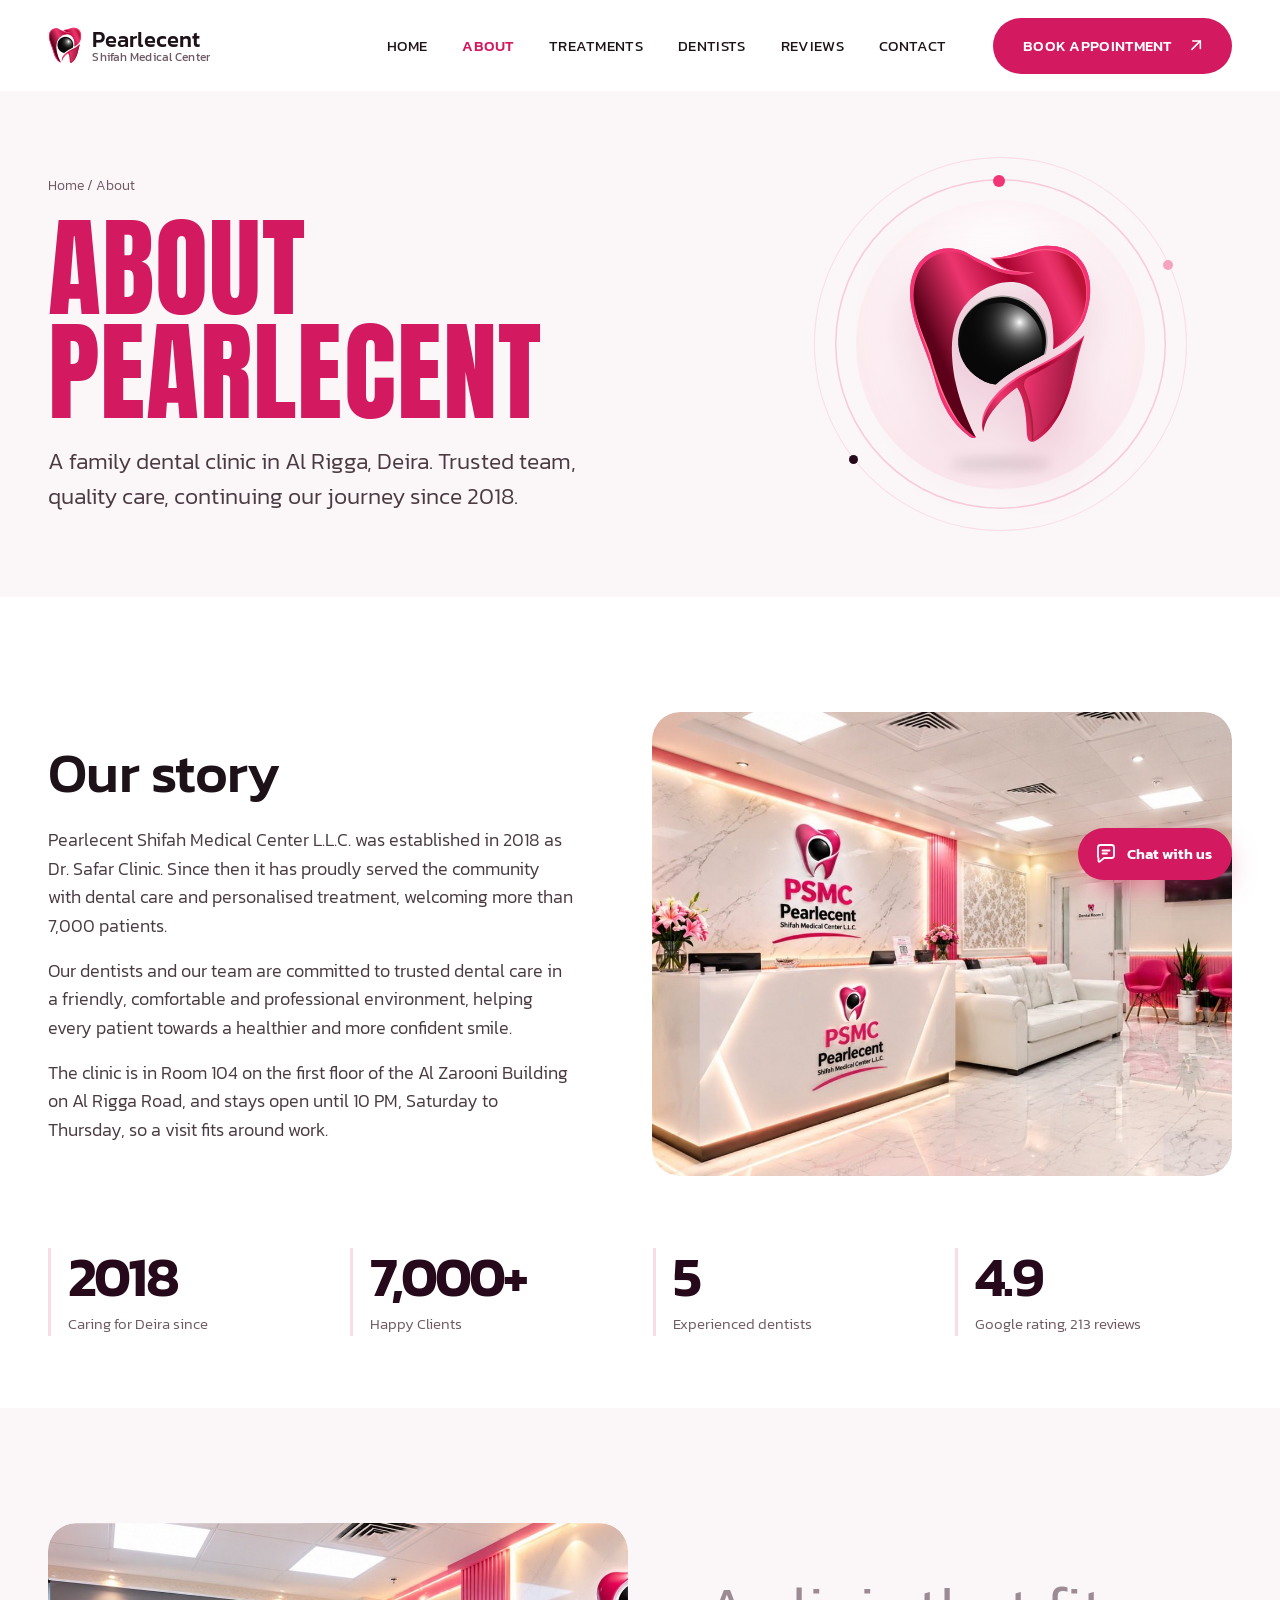
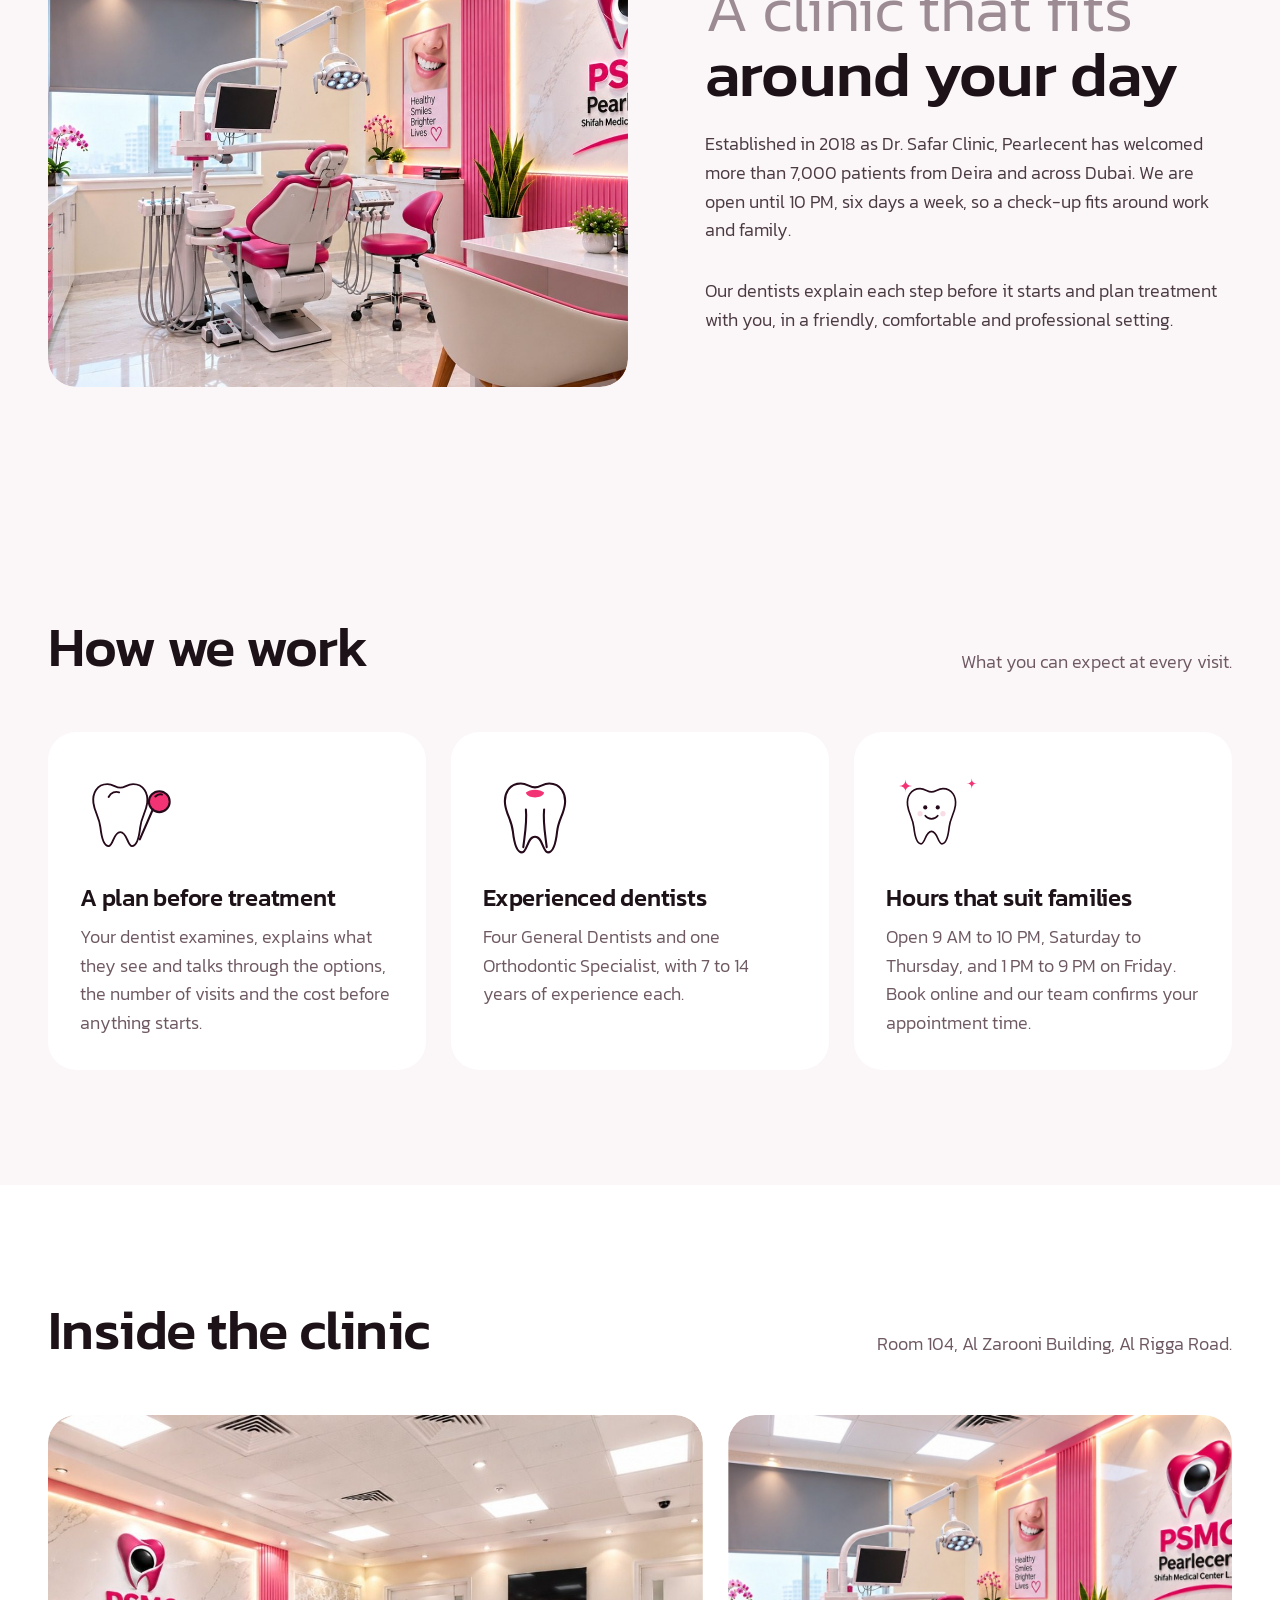
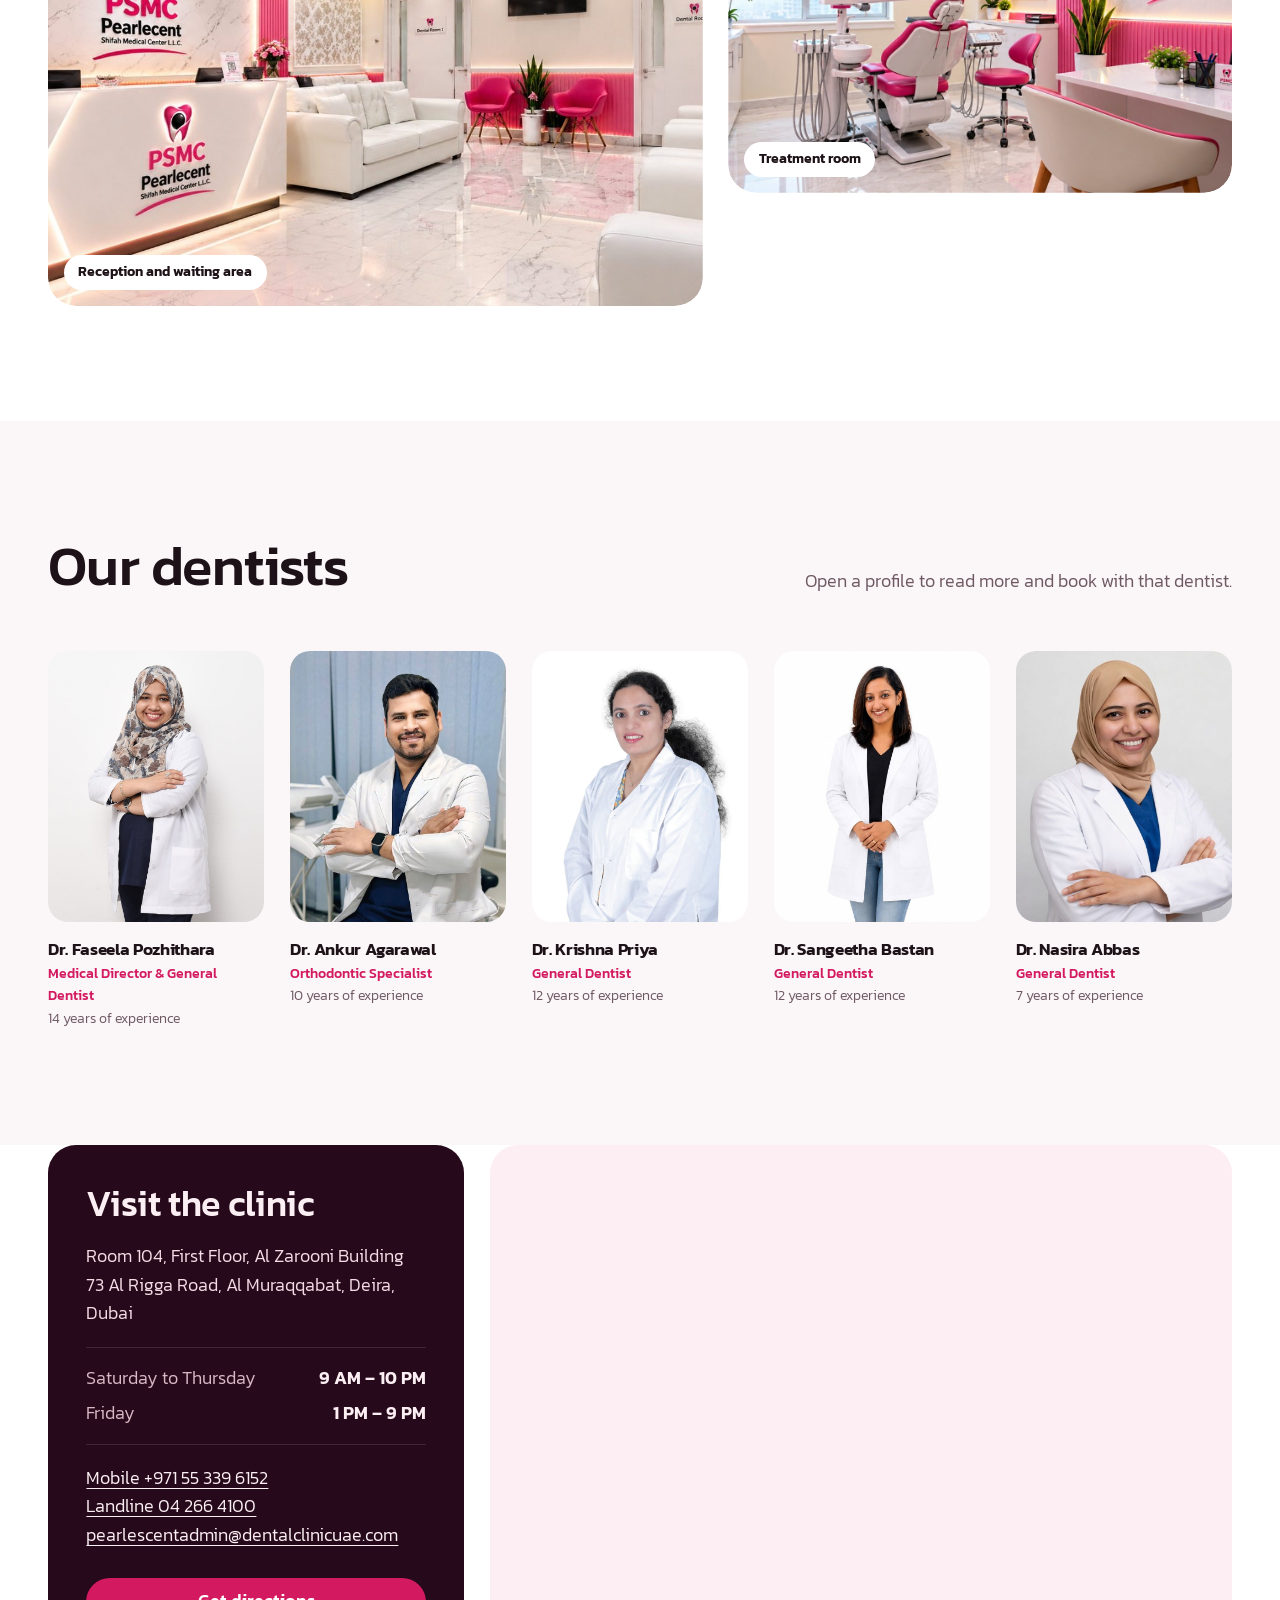
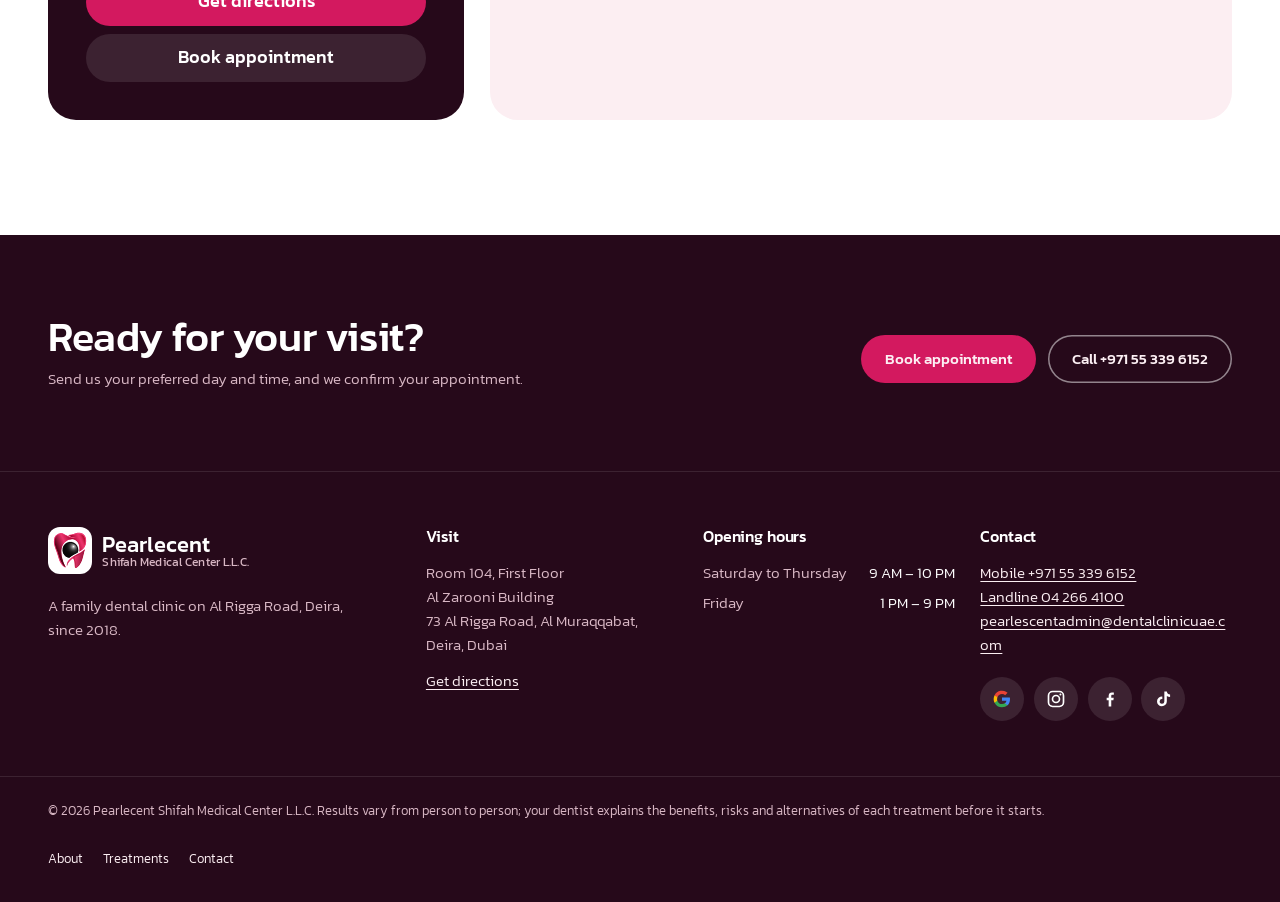
<file: about.html>
<!doctype html>
<html lang="en">
<head>
<meta charset="utf-8">
<meta name="viewport" content="width=device-width, initial-scale=1, viewport-fit=cover">
<title>About Pearlecent | Dental clinic in Al Rigga, Deira since 2018</title>
<meta name="description" content="Pearlecent Shifah Medical Center opened in 2018 as Dr. Safar Clinic. Four General Dentists and an Orthodontic Specialist, 7,000+ patients, open until 10 PM in Al Rigga, Deira.">
<meta name="theme-color" content="#FFFFFF">
<meta property="og:title" content="About Pearlecent | Dental clinic in Al Rigga, Deira since 2018">
<meta property="og:description" content="Pearlecent Shifah Medical Center opened in 2018 as Dr. Safar Clinic. Four General Dentists and an Orthodontic Specialist, 7,000+ patients, open until 10 PM in Al Rigga, Deira.">
<meta property="og:image" content="assets/img/clinic/reception.jpg">
<link rel="icon" href="assets/img/mark.svg" type="image/svg+xml">
<link rel="preload" href="assets/fonts/anton-400.woff2" as="font" type="font/woff2" crossorigin>
<link rel="preload" href="assets/fonts/kanit-300.woff2" as="font" type="font/woff2" crossorigin>
<link rel="stylesheet" href="assets/css/site.css?v=28">
<script>document.documentElement.classList.add('js')</script>
<script type="application/ld+json">{"@context":"https://schema.org","@type":"Dentist","name":"Pearlecent Shifah Medical Center L.L.C.","telephone":"+971 55 339 6152","email":"pearlescentadmin@dentalclinicuae.com","address":{"@type":"PostalAddress","streetAddress":"Room 104, Al Zarooni Building, 73 Al Rigga Road","addressLocality":"Deira, Dubai","addressCountry":"AE"},"geo":{"@type":"GeoCoordinates","latitude":25.2624015,"longitude":55.3266563},"openingHours":["Sa-Th 09:00-22:00","Fr 13:00-21:00"],"sameAs":["https://www.instagram.com/pearlescent_dental","https://www.tiktok.com/@pearlecentshifah"]}</script>
</head>
<body class="pg-about">
<a class="skip" href="#main">Skip to content</a>
<header class="hdr" data-hdr>
  <div class="hdr__in">
    <a class="brand" href="index.html" aria-label="Pearlecent, home">
      <img src="assets/img/mark.svg" alt="" width="34" height="37">
      <span class="brand__t">Pearlecent<small>Shifah Medical Center</small></span>
    </a>
    <nav class="hdr__nav" aria-label="Main" id="menu"><a class="hlink" href="index.html">Home</a><a class="hlink is-active" href="about.html" aria-current="page">About</a><a class="hlink" href="treatments.html">Treatments</a><a class="hlink" href="index.html#dentists">Dentists</a><a class="hlink" href="index.html#reviews">Reviews</a><a class="hlink" href="index.html#visit">Contact</a>
      <div class="hdr__extra">
        <p class="hdr__tel"><a href="tel:+971553396152"><span>Mobile</span>+971 55 339 6152</a><a href="tel:+97142664100"><span>Landline</span>04 266 4100</a><a href="mailto:pearlescentadmin@dentalclinicuae.com"><span>Email</span>pearlescentadmin@dentalclinicuae.com</a></p>
        <p class="hdr__soc"><a class="soc" href="https://search.google.com/local/reviews?placeid=ChIJ5SzwML9dXz4R25X1gjaNSxk" target="_blank" rel="noopener" aria-label="Pearlecent on Google reviews" title="Google reviews"><svg viewBox="0 0 24 24" aria-hidden="true"><path fill="#4285F4" d="M21.6 12.2c0-.7-.1-1.4-.2-2H12v3.8h5.4a4.6 4.6 0 0 1-2 3v2.5h3.2c1.9-1.7 3-4.3 3-7.3z"/><path fill="#34A853" d="M12 22c2.7 0 5-.9 6.6-2.4l-3.2-2.5c-.9.6-2 1-3.4 1-2.6 0-4.8-1.8-5.6-4.1H3.1v2.6A10 10 0 0 0 12 22z"/><path fill="#FBBC05" d="M6.4 14a6 6 0 0 1 0-3.9V7.5H3.1a10 10 0 0 0 0 9z"/><path fill="#EA4335" d="M12 5.9c1.5 0 2.8.5 3.8 1.5l2.9-2.9A10 10 0 0 0 3.1 7.5L6.4 10C7.2 7.7 9.4 5.9 12 5.9z"/></svg></a><a class="soc" href="https://www.instagram.com/pearlescent_dental" target="_blank" rel="noopener" aria-label="Pearlecent on Instagram" title="Instagram"><svg viewBox="0 0 24 24" aria-hidden="true"><rect x="3" y="3" width="18" height="18" rx="5" fill="none" stroke="currentColor" stroke-width="2"/><circle cx="12" cy="12" r="4.2" fill="none" stroke="currentColor" stroke-width="2"/><circle cx="17.3" cy="6.7" r="1.2" fill="currentColor"/></svg></a><a class="soc" href="https://www.facebook.com/people/Pearlecent-SHifah-Medical-Centre/100090357010872/" target="_blank" rel="noopener" aria-label="Pearlecent on Facebook" title="Facebook"><svg viewBox="0 0 24 24" aria-hidden="true"><path fill="currentColor" d="M13.5 21v-7.6h2.6l.4-3h-3V8.5c0-.9.3-1.5 1.5-1.5h1.6V4.3c-.3 0-1.2-.1-2.3-.1-2.3 0-3.9 1.4-3.9 4v2.2H8v3h2.4V21z"/></svg></a><a class="soc" href="https://www.tiktok.com/@pearlecentshifah" target="_blank" rel="noopener" aria-label="Pearlecent on TikTok" title="TikTok"><svg viewBox="0 0 24 24" aria-hidden="true"><path fill="currentColor" d="M16.6 3c.4 2.1 1.7 3.5 3.9 3.7v3a7 7 0 0 1-3.9-1.2v6.2A5.9 5.9 0 1 1 11.2 9v3.1a2.8 2.8 0 1 0 2.4 2.8V3z"/></svg></a></p>
      </div>
      <a class="button hdr__book" href="index.html#book">Book appointment<svg class="arr" viewBox="0 0 24 24" aria-hidden="true"><path d="M7 17 17 7M8 7h9v9"/></svg></a>
    </nav>
    <button class="burger" type="button" aria-expanded="false" aria-controls="menu" data-burger><span></span><span></span><span class="sr-only">Menu</span></button>
  </div>
</header>

<main id="main">
<section class="phero">
  <div class="phero__in wrap">
    <div class="phero__txt">
      <p class="phero__crumb" data-rise style="--i:0"><a href="index.html">Home</a> <span aria-hidden="true">/</span> About</p>
      <h1 class="lines"><span class="line"><span data-line style="--i:1">About Pearlecent</span></span></h1>
      <p class="phero__lead" data-rise style="--i:3">A family dental clinic in Al Rigga, Deira. Trusted team, quality care, continuing our journey since 2018.</p>
    </div>
    <div class="pearl pearl--sm" data-tilt aria-hidden="true">
      <span class="pearl__halo"></span><span class="pearl__ring pearl__ring--1"></span><span class="pearl__ring pearl__ring--2"></span>
      <span class="pearl__dot pearl__dot--1"></span><span class="pearl__dot pearl__dot--2"></span><span class="pearl__dot pearl__dot--3"></span>
      <div class="pearl__tooth" data-tilt-el><img src="assets/img/mark.svg" alt="" width="330" height="358"><span class="pearl__shine"></span></div>
      <span class="pearl__shadow"></span>
    </div>
  </div>
</section>

<section class="story">
  <div class="wrap story__in">
    <div class="story__txt">
      <h2 data-reveal>Our story</h2>
      <p data-reveal>Pearlecent Shifah Medical Center L.L.C. was established in 2018 as Dr. Safar Clinic. Since then it has proudly served the community with dental care and personalised treatment, welcoming more than 7,000 patients.</p>
      <p data-reveal>Our dentists and our team are committed to trusted dental care in a friendly, comfortable and professional environment, helping every patient towards a healthier and more confident smile.</p>
      <p data-reveal>The clinic is in Room 104 on the first floor of the Al Zarooni Building on Al Rigga Road, and stays open until 10 PM, Saturday to Thursday, so a visit fits around work.</p>
    </div>
    <figure class="story__pic shutter" data-reveal><img src="assets/img/clinic/reception.jpg" alt="The Pearlecent reception" width="1600" height="800" loading="lazy" style="object-position:22% 50%"></figure>
  </div>
  <div class="wrap"><div class="stats"><div class="stat" data-reveal style="--n:0"><p class="stat__n"><span data-count="2018">2018</span></p><p class="stat__l">Caring for Deira since</p></div><div class="stat" data-reveal style="--n:1"><p class="stat__n"><span data-count="7,000">7,000</span>+</p><p class="stat__l">Happy Clients</p></div><div class="stat" data-reveal style="--n:2"><p class="stat__n"><span data-count="5">5</span></p><p class="stat__l">Experienced dentists</p></div><div class="stat" data-reveal style="--n:3"><p class="stat__n"><span data-count="4.9">4.9</span></p><p class="stat__l">Google rating, 213 reviews</p></div></div></div>
</section>

<section class="intro" aria-labelledby="intro-h">
  <div class="wrap intro__in">
    <figure class="intro__pic shutter" data-reveal><img src="assets/img/clinic/treatment-room.jpg" alt="A treatment room at Pearlecent with a pink dental chair by the window" width="1600" height="900" loading="lazy"></figure>
    <div class="intro__txt">
      <h2 id="intro-h" data-reveal class="h2t"><span>A clinic that fits</span> around your day</h2>
      <p data-reveal>Established in 2018 as Dr. Safar Clinic, Pearlecent has welcomed more than 7,000 patients from Deira and across Dubai. We are open until 10 PM, six days a week, so a check-up fits around work and family.</p>
      <p data-reveal>Our dentists explain each step before it starts and plan treatment with you, in a friendly, comfortable and professional setting.</p>
    </div>
  </div>
</section>

<section class="values" aria-labelledby="val-h">
  <div class="wrap">
    <div class="sec-head"><h2 id="val-h" data-reveal>How we work</h2><p data-reveal>What you can expect at every visit.</p></div>
    <div class="vgrid">
      <article class="vcard" data-reveal style="--n:0"><span class="vcard__art"><svg class="art" viewBox="0 0 160 160" role="img" aria-label="Tooth and dental mirror"><g transform="translate(-10 4) scale(0.9)"><path class="art-fill" d="M58 30C40 30 32 46 34 62c2 16 10 24 12 42 2 18 6 32 14 32s8-24 20-24 12 24 20 24 12-14 14-32c2-18 10-26 12-42 2-16-6-32-24-32-10 0-14 6-22 6s-12-6-22-6Z"/><path class="art-line" pathLength="1" d="M58 30C40 30 32 46 34 62c2 16 10 24 12 42 2 18 6 32 14 32s8-24 20-24 12 24 20 24 12-14 14-32c2-18 10-26 12-42 2-16-6-32-24-32-10 0-14 6-22 6s-12-6-22-6Z"/><path class="art-line" pathLength="1" d="M60 52c4-8 12-10 18-8"/></g><circle class="art-pink" cx="122" cy="58" r="16"/><circle class="art-line" pathLength="1" cx="122" cy="58" r="16"/><path class="art-line" pathLength="1" d="M112 70 92 116"/><path class="art-line" pathLength="1" d="M116 50c3-3 7-4 10-3"/></svg></span><h3>A plan before treatment</h3><p>Your dentist examines, explains what they see and talks through the options, the number of visits and the cost before anything starts.</p></article>
      <article class="vcard" data-reveal style="--n:1"><span class="vcard__art"><svg class="art" viewBox="0 0 160 160" role="img" aria-label="Tooth with root canals and a filling"><g transform="translate(0 0) scale(1)"><path class="art-fill" d="M58 30C40 30 32 46 34 62c2 16 10 24 12 42 2 18 6 32 14 32s8-24 20-24 12 24 20 24 12-14 14-32c2-18 10-26 12-42 2-16-6-32-24-32-10 0-14 6-22 6s-12-6-22-6Z"/><path class="art-line" pathLength="1" d="M58 30C40 30 32 46 34 62c2 16 10 24 12 42 2 18 6 32 14 32s8-24 20-24 12 24 20 24 12-14 14-32c2-18 10-26 12-42 2-16-6-32-24-32-10 0-14 6-22 6s-12-6-22-6Z"/><path class="art-line" pathLength="1" d="M66 70c2 20 -2 40-4 58M94 70c-2 20 2 40 4 58"/><path class="art-pink" d="M66 44c6-6 22-6 28 0-2 10-26 10-28 0Z"/></g></svg></span><h3>Experienced dentists</h3><p>Four General Dentists and one Orthodontic Specialist, with 7 to 14 years of experience each.</p></article>
      <article class="vcard" data-reveal style="--n:2"><span class="vcard__art"><svg class="art" viewBox="0 0 160 160" role="img" aria-label="Smiling child's tooth"><g transform="translate(6 14) scale(0.8)"><path class="art-fill" d="M58 30C40 30 32 46 34 62c2 16 10 24 12 42 2 18 6 32 14 32s8-24 20-24 12 24 20 24 12-14 14-32c2-18 10-26 12-42 2-16-6-32-24-32-10 0-14 6-22 6s-12-6-22-6Z"/><path class="art-line" pathLength="1" d="M58 30C40 30 32 46 34 62c2 16 10 24 12 42 2 18 6 32 14 32s8-24 20-24 12 24 20 24 12-14 14-32c2-18 10-26 12-42 2-16-6-32-24-32-10 0-14 6-22 6s-12-6-22-6Z"/><circle cx="68" cy="66" r="4" class="art-dot"/><circle cx="92" cy="66" r="4" class="art-dot"/><path class="art-line" pathLength="1" d="M68 82c6 8 18 8 24 0"/><circle class="art-cheek" cx="58" cy="78" r="5"/><circle class="art-cheek" cx="102" cy="78" r="5"/></g><path class="art-spark" style="--d:0.3s" d="M30 24Q30 34 40 34Q30 34 30 44Q30 34 20 34Q30 34 30 24Z"/><path class="art-spark" style="--d:0.9s" d="M132 22Q132 30 140 30Q132 30 132 38Q132 30 124 30Q132 30 132 22Z"/></svg></span><h3>Hours that suit families</h3><p>Open 9 AM to 10 PM, Saturday to Thursday, and 1 PM to 9 PM on Friday. Book online and our team confirms your appointment time.</p></article>
    </div>
  </div>
</section>

<section class="gallery" aria-labelledby="gal-h">
  <div class="wrap">
    <div class="sec-head"><h2 id="gal-h" data-reveal>Inside the clinic</h2><p data-reveal>Room 104, Al Zarooni Building, Al Rigga Road.</p></div>
    <div class="ggrid">
      <figure class="shutter" data-reveal><img src="assets/img/clinic/reception.jpg" alt="Reception and waiting area" width="1600" height="800" loading="lazy"><figcaption>Reception and waiting area</figcaption></figure>
      <figure class="shutter" data-reveal><img src="assets/img/clinic/treatment-room.jpg" alt="Treatment room" width="1600" height="900" loading="lazy"><figcaption>Treatment room</figcaption></figure>
    </div>
  </div>
</section>

<section class="docs" id="dentists" aria-labelledby="docs-h">
  <div class="wrap">
    <div class="sec-head"><h2 id="docs-h" data-reveal>Our dentists</h2><p data-reveal>Open a profile to read more and book with that dentist.</p></div>
    <div class="dgrid">
      <a class="dcard" href="dentists/faseela.html" data-reveal style="--n:0">
        <span class="dcard__pic"><img src="assets/img/doctors/faseela.jpg" alt="Portrait of Dr. Faseela Pozhithara" width="840" height="1200" loading="lazy" style="object-position:50% 20%"></span>
        <span class="dcard__name">Dr. Faseela Pozhithara</span>
        <span class="dcard__meta">Medical Director &amp; General Dentist</span>
        <span class="dcard__yrs">14 years of experience</span>
      </a>
      <a class="dcard" href="dentists/ankur.html" data-reveal style="--n:1">
        <span class="dcard__pic"><img src="assets/img/doctors/ankur.jpg" alt="Portrait of Dr. Ankur Agarawal" width="731" height="1200" loading="lazy" style="object-position:50% 18%"></span>
        <span class="dcard__name">Dr. Ankur Agarawal</span>
        <span class="dcard__meta">Orthodontic Specialist</span>
        <span class="dcard__yrs">10 years of experience</span>
      </a>
      <a class="dcard" href="dentists/krishna.html" data-reveal style="--n:2">
        <span class="dcard__pic"><img src="assets/img/doctors/krishna.jpg" alt="Portrait of Dr. Krishna Priya" width="621" height="866" loading="lazy" style="object-position:50% 15%"></span>
        <span class="dcard__name">Dr. Krishna Priya</span>
        <span class="dcard__meta">General Dentist</span>
        <span class="dcard__yrs">12 years of experience</span>
      </a>
      <a class="dcard" href="dentists/sangeetha.html" data-reveal style="--n:3">
        <span class="dcard__pic"><img src="assets/img/doctors/sangeetha.jpg" alt="Portrait of Dr. Sangeetha Bastan" width="900" height="1024" loading="lazy" style="object-position:50% 20%"></span>
        <span class="dcard__name">Dr. Sangeetha Bastan</span>
        <span class="dcard__meta">General Dentist</span>
        <span class="dcard__yrs">12 years of experience</span>
      </a>
      <a class="dcard" href="dentists/nasira.html" data-reveal style="--n:4">
        <span class="dcard__pic"><img src="assets/img/doctors/nasira.jpg" alt="Portrait of Dr. Nasira Abbas" width="900" height="900" loading="lazy" style="object-position:50% 25%"></span>
        <span class="dcard__name">Dr. Nasira Abbas</span>
        <span class="dcard__meta">General Dentist</span>
        <span class="dcard__yrs">7 years of experience</span>
      </a></div>
  </div>
</section>
<section class="visit" id="visit" aria-labelledby="visit-h">
  <div class="visit__in wrap">
    <div class="visit__card" data-reveal>
      <h2 id="visit-h">Visit the clinic</h2>
      <address>Room 104, First Floor, Al Zarooni Building<br>73 Al Rigga Road, Al Muraqqabat, Deira, Dubai</address>
      <dl class="hours"><div><dt>Saturday to Thursday</dt><dd>9 AM – 10 PM</dd></div><div><dt>Friday</dt><dd>1 PM – 9 PM</dd></div></dl>
      <p class="visit__tel"><a class="link-u" href="tel:+971553396152">Mobile +971 55 339 6152</a><br><a class="link-u" href="tel:+97142664100">Landline 04 266 4100</a><br><a class="link-u" href="mailto:pearlescentadmin@dentalclinicuae.com">pearlescentadmin@dentalclinicuae.com</a></p>
      <p class="visit__btns"><a class="button" href="https://maps.app.goo.gl/LxxALHqsNsGpUrj29" target="_blank" rel="noopener">Get directions</a><a class="button button--soft" href="index.html#book">Book appointment</a></p>
    </div>
    <div class="visit__map" data-reveal><iframe title="Map: Pearlecent Shifah Medical Centre, Al Rigga Road, Deira" src="https://www.google.com/maps/embed?pb=!1m18!1m12!1m3!1d1200!2d55.3266563!3d25.2624015!2m3!1f0!2f0!3f0!3m2!1i1024!2i768!4f13.1!3m3!1m2!1s0x3e5f5dbf30f02ce5%3A0x194b8d3682f595db!2sPearlecent%20Shifah%20Medical%20Centre!5e0!3m2!1sen!2sae!4v1761240000000" loading="lazy" referrerpolicy="no-referrer-when-downgrade" allowfullscreen></iframe></div>
  </div>
</section>
</main>
<footer class="ftr">
  <div class="ftr__cta wrap">
    <h2>Ready for your visit?</h2>
    <p>Send us your preferred day and time, and we confirm your appointment.</p>
    <p class="ftr__btns"><a class="button" href="index.html#book">Book appointment</a><a class="button button--outline" href="tel:+971553396152">Call +971 55 339 6152</a></p>
  </div>
  <div class="ftr__grid wrap">
    <div class="ftr__brand">
      <a class="brand brand--light" href="index.html"><img src="assets/img/mark.svg" alt="" width="40" height="43"><span class="brand__t">Pearlecent<small>Shifah Medical Center L.L.C.</small></span></a>
      <p>A family dental clinic on Al Rigga Road, Deira, since 2018.</p>
    </div>
    <div><h3>Visit</h3><p>Room 104, First Floor<br>Al Zarooni Building<br>73 Al Rigga Road, Al Muraqqabat, Deira, Dubai</p><p><a class="link-u" href="https://maps.app.goo.gl/LxxALHqsNsGpUrj29" target="_blank" rel="noopener">Get directions</a></p></div>
    <div><h3>Opening hours</h3><ul class="ftr__hours"><li><span>Saturday to Thursday</span><span>9 AM – 10 PM</span></li><li><span>Friday</span><span>1 PM – 9 PM</span></li></ul></div>
    <div><h3>Contact</h3><p><a class="link-u" href="tel:+971553396152">Mobile +971 55 339 6152</a><br><a class="link-u" href="tel:+97142664100">Landline 04 266 4100</a><br><a class="link-u" href="mailto:pearlescentadmin@dentalclinicuae.com">pearlescentadmin@dentalclinicuae.com</a></p>
      <p class="ftr__social"><a class="soc" href="https://search.google.com/local/reviews?placeid=ChIJ5SzwML9dXz4R25X1gjaNSxk" target="_blank" rel="noopener" aria-label="Pearlecent on Google reviews" title="Google reviews"><svg viewBox="0 0 24 24" aria-hidden="true"><path fill="#4285F4" d="M21.6 12.2c0-.7-.1-1.4-.2-2H12v3.8h5.4a4.6 4.6 0 0 1-2 3v2.5h3.2c1.9-1.7 3-4.3 3-7.3z"/><path fill="#34A853" d="M12 22c2.7 0 5-.9 6.6-2.4l-3.2-2.5c-.9.6-2 1-3.4 1-2.6 0-4.8-1.8-5.6-4.1H3.1v2.6A10 10 0 0 0 12 22z"/><path fill="#FBBC05" d="M6.4 14a6 6 0 0 1 0-3.9V7.5H3.1a10 10 0 0 0 0 9z"/><path fill="#EA4335" d="M12 5.9c1.5 0 2.8.5 3.8 1.5l2.9-2.9A10 10 0 0 0 3.1 7.5L6.4 10C7.2 7.7 9.4 5.9 12 5.9z"/></svg></a><a class="soc" href="https://www.instagram.com/pearlescent_dental" target="_blank" rel="noopener" aria-label="Pearlecent on Instagram" title="Instagram"><svg viewBox="0 0 24 24" aria-hidden="true"><rect x="3" y="3" width="18" height="18" rx="5" fill="none" stroke="currentColor" stroke-width="2"/><circle cx="12" cy="12" r="4.2" fill="none" stroke="currentColor" stroke-width="2"/><circle cx="17.3" cy="6.7" r="1.2" fill="currentColor"/></svg></a><a class="soc" href="https://www.facebook.com/people/Pearlecent-SHifah-Medical-Centre/100090357010872/" target="_blank" rel="noopener" aria-label="Pearlecent on Facebook" title="Facebook"><svg viewBox="0 0 24 24" aria-hidden="true"><path fill="currentColor" d="M13.5 21v-7.6h2.6l.4-3h-3V8.5c0-.9.3-1.5 1.5-1.5h1.6V4.3c-.3 0-1.2-.1-2.3-.1-2.3 0-3.9 1.4-3.9 4v2.2H8v3h2.4V21z"/></svg></a><a class="soc" href="https://www.tiktok.com/@pearlecentshifah" target="_blank" rel="noopener" aria-label="Pearlecent on TikTok" title="TikTok"><svg viewBox="0 0 24 24" aria-hidden="true"><path fill="currentColor" d="M16.6 3c.4 2.1 1.7 3.5 3.9 3.7v3a7 7 0 0 1-3.9-1.2v6.2A5.9 5.9 0 1 1 11.2 9v3.1a2.8 2.8 0 1 0 2.4 2.8V3z"/></svg></a></p></div>
  </div>
  <div class="ftr__base wrap"><p>© <span data-year>2026</span> Pearlecent Shifah Medical Center L.L.C. Results vary from person to person; your dentist explains the benefits, risks and alternatives of each treatment before it starts.</p>
    <p><a href="about.html">About</a><a href="treatments.html">Treatments</a><a href="index.html#visit">Contact</a></p></div>
</footer>
<a class="wa-float" href="https://wa.me/971553396152" target="_blank" rel="noopener" data-wa-float aria-label="Chat with Pearlecent"><svg viewBox="0 0 24 24" aria-hidden="true"><path d="M4 5.5A2.5 2.5 0 0 1 6.5 3h11A2.5 2.5 0 0 1 20 5.5v8a2.5 2.5 0 0 1-2.5 2.5H10l-4.2 3.6c-.5.4-1.3.1-1.3-.6V16A2.5 2.5 0 0 1 4 13.5z" fill="none" stroke="currentColor" stroke-width="1.8" stroke-linejoin="round"/><path d="M8.5 8.5h7M8.5 11.5h4.5" stroke="currentColor" stroke-width="1.8" stroke-linecap="round"/></svg><span>Chat with us</span></a>
<script src="assets/js/site.js?v=28" defer></script>
</body>
</html>
</file>
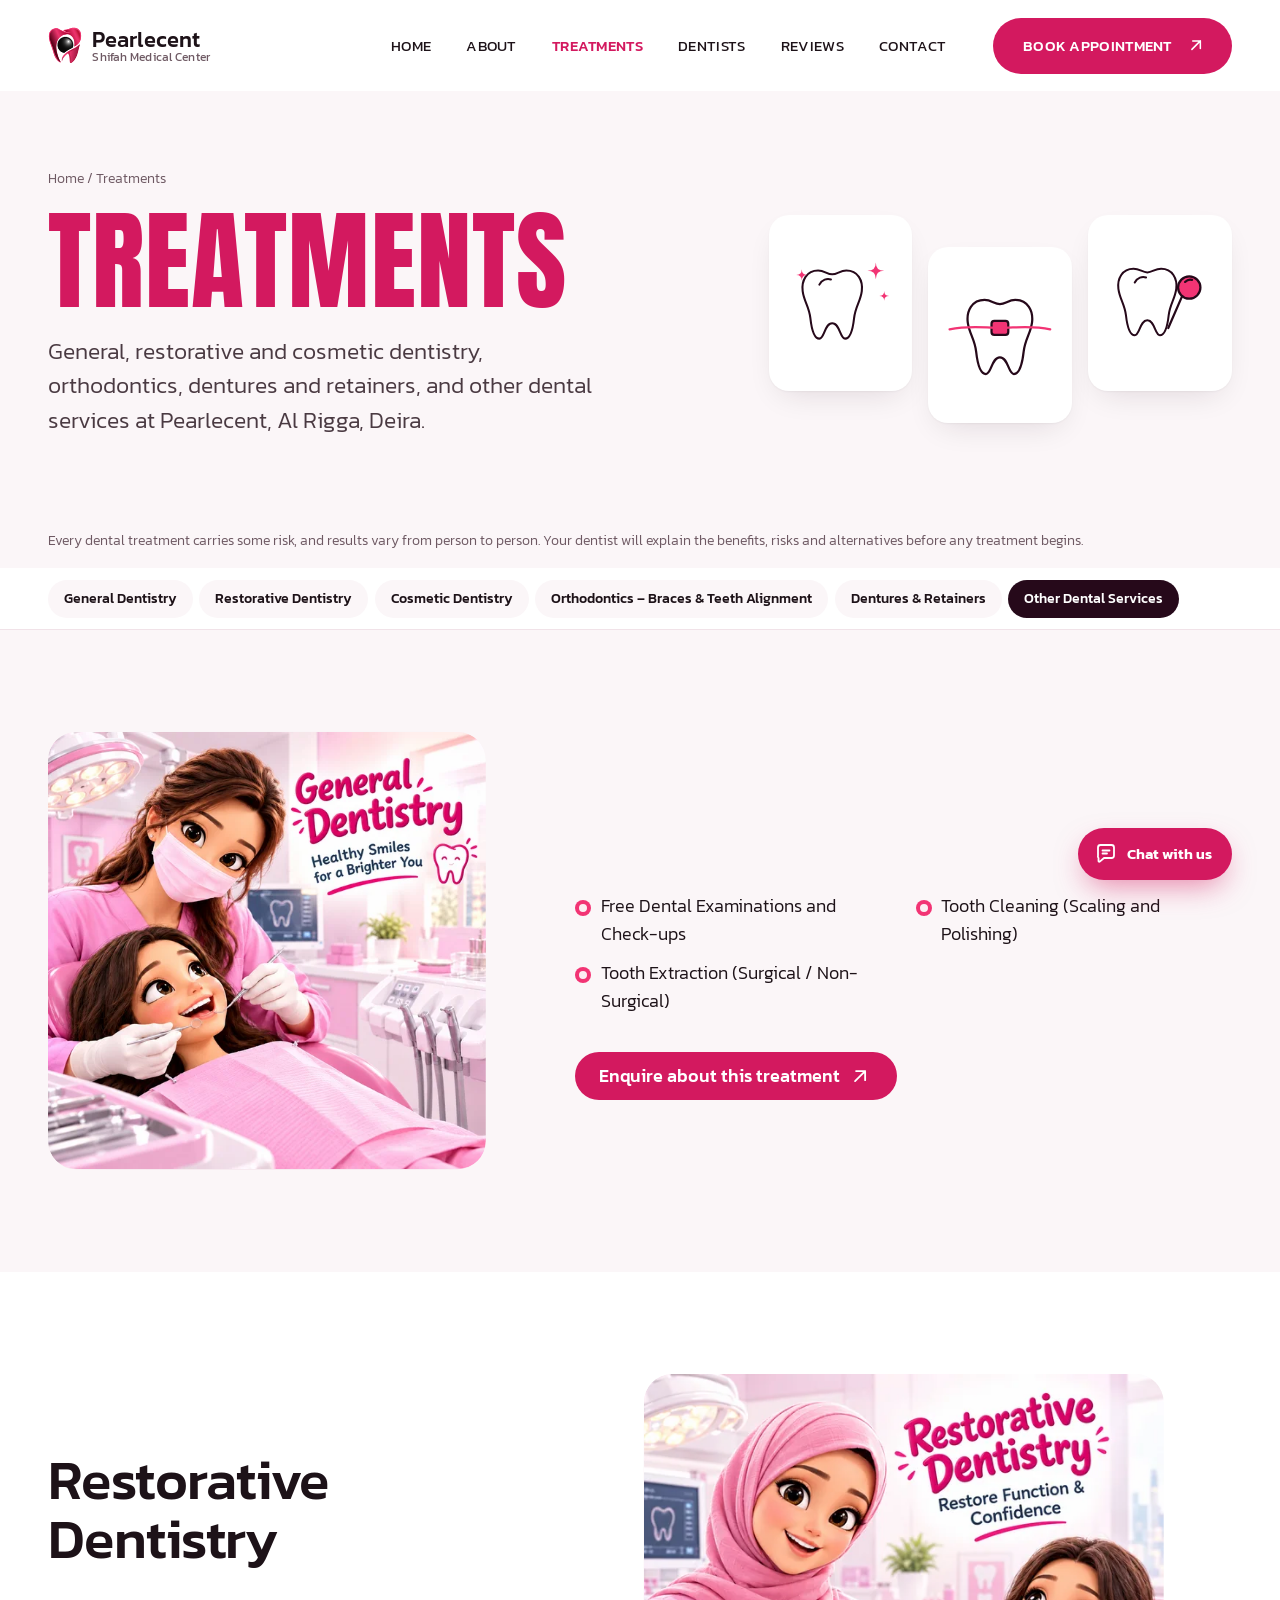
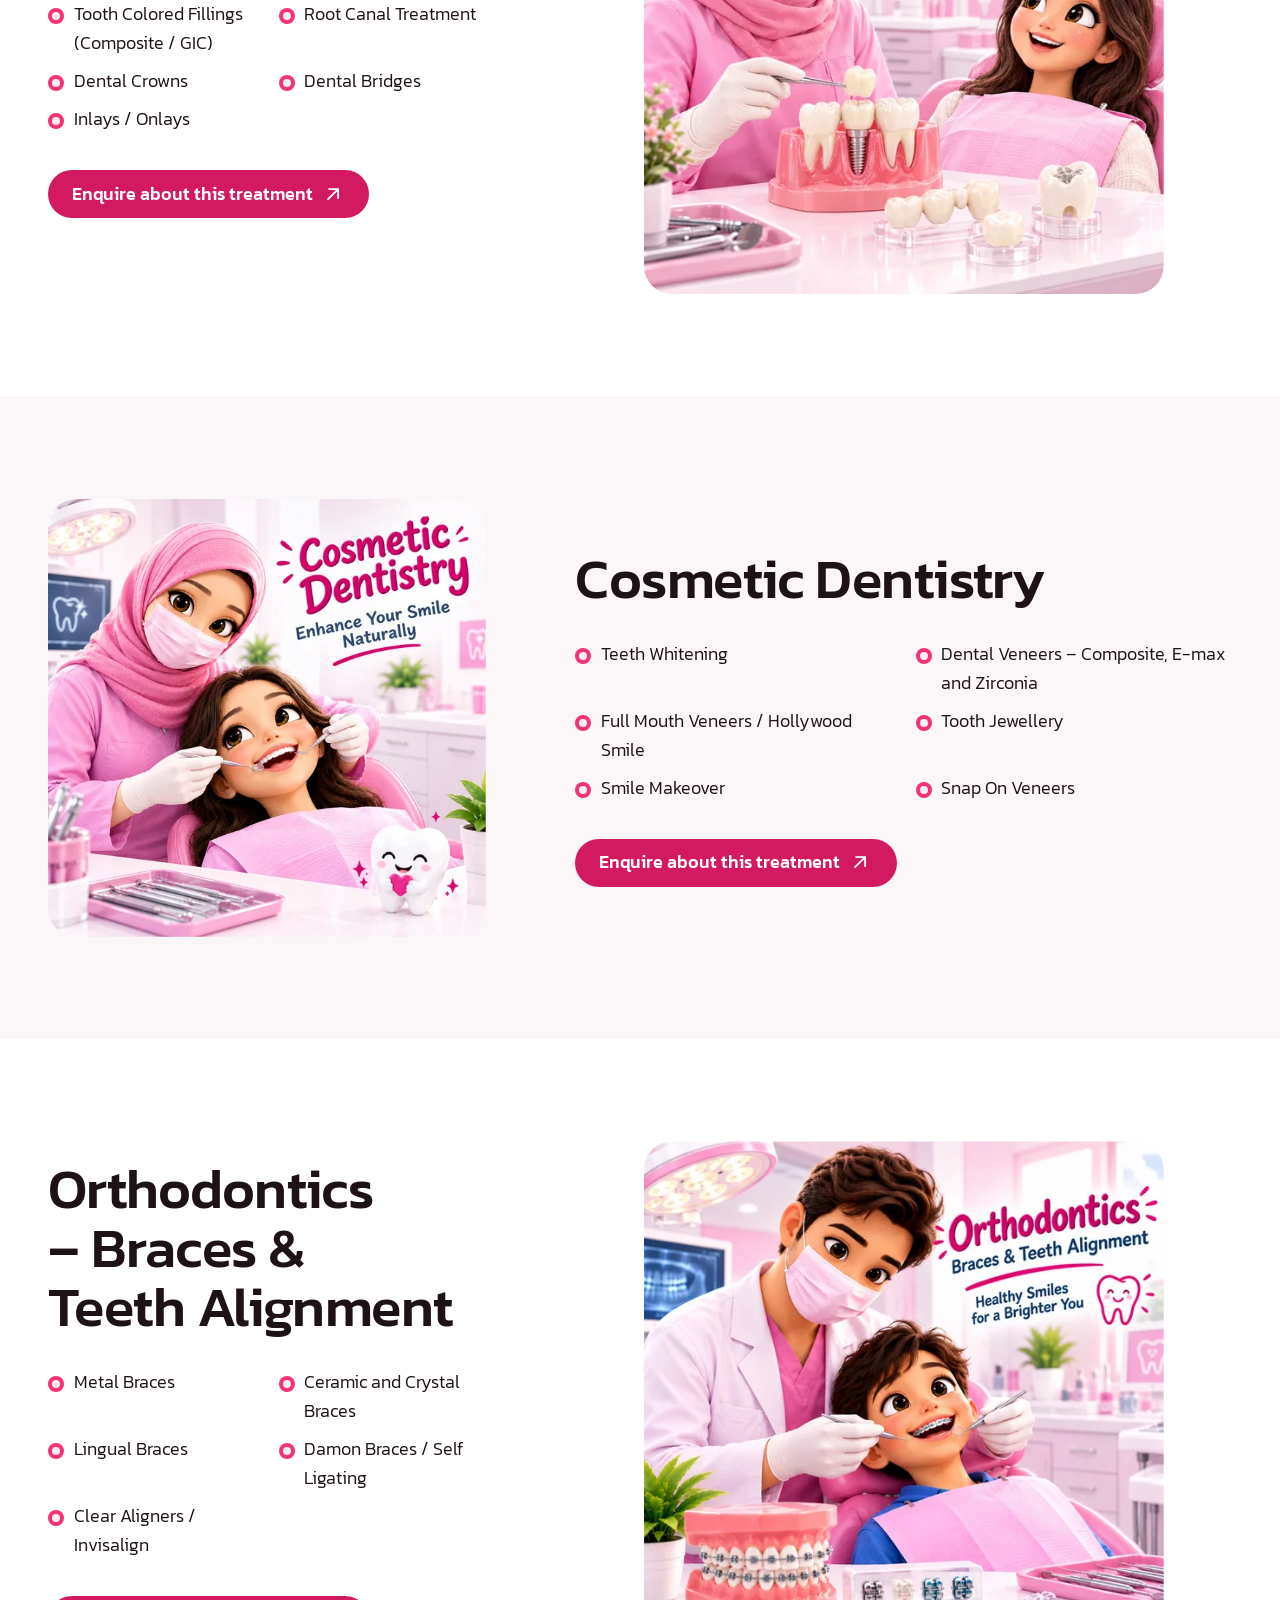
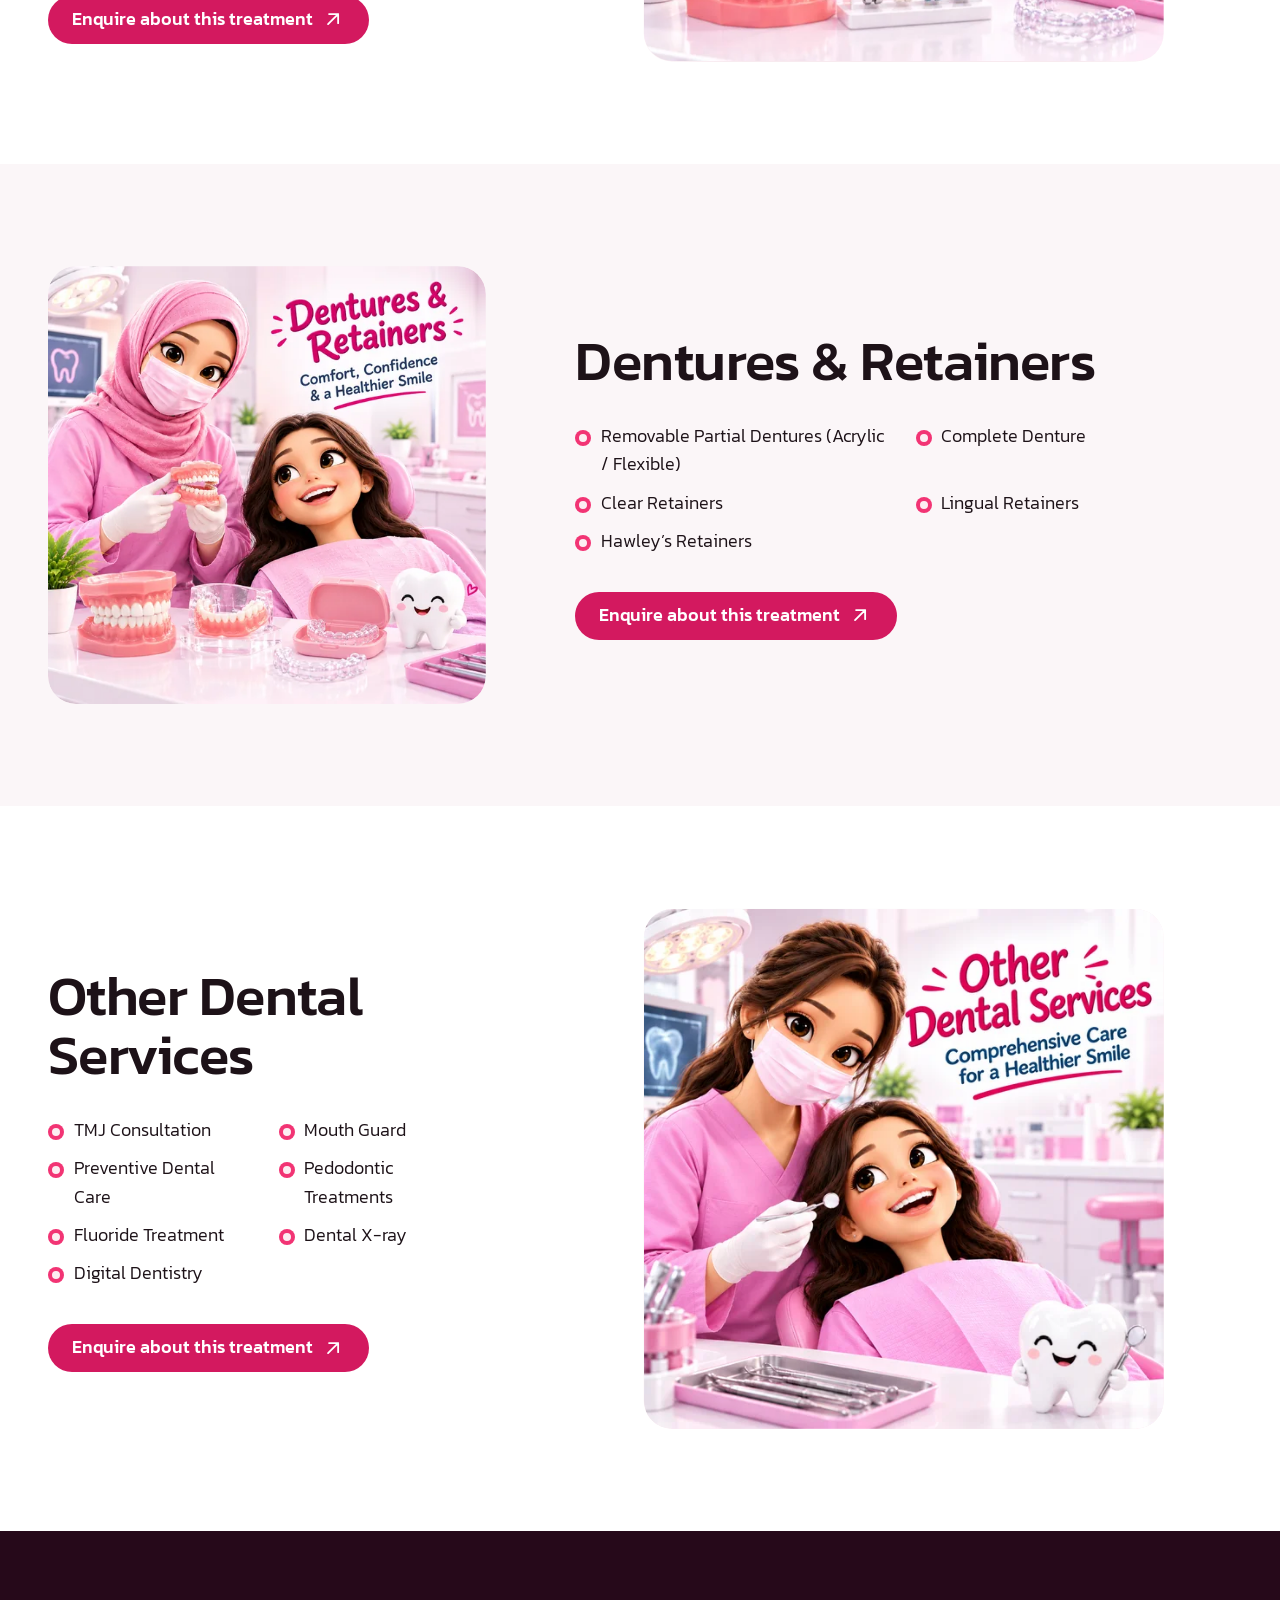
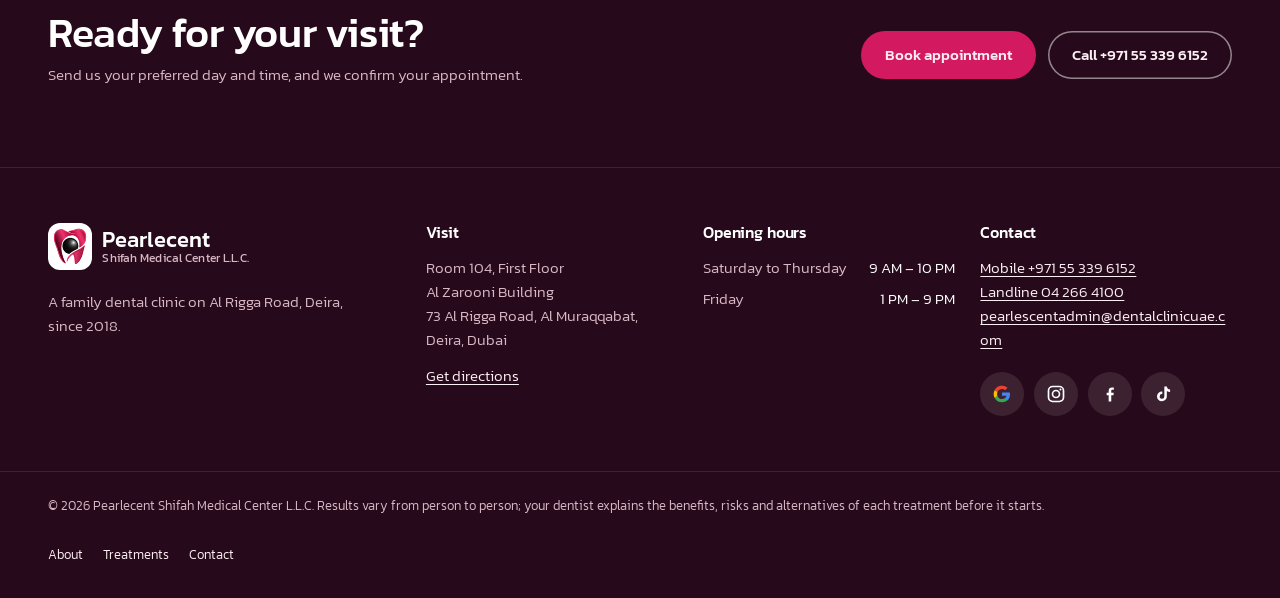
<file: treatments.html>
<!doctype html>
<html lang="en">
<head>
<meta charset="utf-8">
<meta name="viewport" content="width=device-width, initial-scale=1, viewport-fit=cover">
<title>Treatments | Pearlecent dental clinic, Al Rigga, Deira</title>
<meta name="description" content="Check-ups and cleaning, fillings and root canals, cosmetic dentistry, braces and aligners, dentures and retainers, and children&#x27;s dentistry at Pearlecent, Deira.">
<meta name="theme-color" content="#FFFFFF">
<meta property="og:title" content="Treatments | Pearlecent dental clinic, Al Rigga, Deira">
<meta property="og:description" content="Check-ups and cleaning, fillings and root canals, cosmetic dentistry, braces and aligners, dentures and retainers, and children&#x27;s dentistry at Pearlecent, Deira.">
<meta property="og:image" content="assets/img/clinic/reception.jpg">
<link rel="icon" href="assets/img/mark.svg" type="image/svg+xml">
<link rel="preload" href="assets/fonts/anton-400.woff2" as="font" type="font/woff2" crossorigin>
<link rel="preload" href="assets/fonts/kanit-300.woff2" as="font" type="font/woff2" crossorigin>
<link rel="stylesheet" href="assets/css/site.css?v=28">
<script>document.documentElement.classList.add('js')</script>
<script type="application/ld+json">{"@context":"https://schema.org","@type":"Dentist","name":"Pearlecent Shifah Medical Center L.L.C.","telephone":"+971 55 339 6152","email":"pearlescentadmin@dentalclinicuae.com","address":{"@type":"PostalAddress","streetAddress":"Room 104, Al Zarooni Building, 73 Al Rigga Road","addressLocality":"Deira, Dubai","addressCountry":"AE"},"geo":{"@type":"GeoCoordinates","latitude":25.2624015,"longitude":55.3266563},"openingHours":["Sa-Th 09:00-22:00","Fr 13:00-21:00"],"sameAs":["https://www.instagram.com/pearlescent_dental","https://www.tiktok.com/@pearlecentshifah"]}</script>
</head>
<body class="pg-treat">
<a class="skip" href="#main">Skip to content</a>
<header class="hdr" data-hdr>
  <div class="hdr__in">
    <a class="brand" href="index.html" aria-label="Pearlecent, home">
      <img src="assets/img/mark.svg" alt="" width="34" height="37">
      <span class="brand__t">Pearlecent<small>Shifah Medical Center</small></span>
    </a>
    <nav class="hdr__nav" aria-label="Main" id="menu"><a class="hlink" href="index.html">Home</a><a class="hlink" href="about.html">About</a><a class="hlink is-active" href="treatments.html" aria-current="page">Treatments</a><a class="hlink" href="index.html#dentists">Dentists</a><a class="hlink" href="index.html#reviews">Reviews</a><a class="hlink" href="index.html#visit">Contact</a>
      <div class="hdr__extra">
        <p class="hdr__tel"><a href="tel:+971553396152"><span>Mobile</span>+971 55 339 6152</a><a href="tel:+97142664100"><span>Landline</span>04 266 4100</a><a href="mailto:pearlescentadmin@dentalclinicuae.com"><span>Email</span>pearlescentadmin@dentalclinicuae.com</a></p>
        <p class="hdr__soc"><a class="soc" href="https://search.google.com/local/reviews?placeid=ChIJ5SzwML9dXz4R25X1gjaNSxk" target="_blank" rel="noopener" aria-label="Pearlecent on Google reviews" title="Google reviews"><svg viewBox="0 0 24 24" aria-hidden="true"><path fill="#4285F4" d="M21.6 12.2c0-.7-.1-1.4-.2-2H12v3.8h5.4a4.6 4.6 0 0 1-2 3v2.5h3.2c1.9-1.7 3-4.3 3-7.3z"/><path fill="#34A853" d="M12 22c2.7 0 5-.9 6.6-2.4l-3.2-2.5c-.9.6-2 1-3.4 1-2.6 0-4.8-1.8-5.6-4.1H3.1v2.6A10 10 0 0 0 12 22z"/><path fill="#FBBC05" d="M6.4 14a6 6 0 0 1 0-3.9V7.5H3.1a10 10 0 0 0 0 9z"/><path fill="#EA4335" d="M12 5.9c1.5 0 2.8.5 3.8 1.5l2.9-2.9A10 10 0 0 0 3.1 7.5L6.4 10C7.2 7.7 9.4 5.9 12 5.9z"/></svg></a><a class="soc" href="https://www.instagram.com/pearlescent_dental" target="_blank" rel="noopener" aria-label="Pearlecent on Instagram" title="Instagram"><svg viewBox="0 0 24 24" aria-hidden="true"><rect x="3" y="3" width="18" height="18" rx="5" fill="none" stroke="currentColor" stroke-width="2"/><circle cx="12" cy="12" r="4.2" fill="none" stroke="currentColor" stroke-width="2"/><circle cx="17.3" cy="6.7" r="1.2" fill="currentColor"/></svg></a><a class="soc" href="https://www.facebook.com/people/Pearlecent-SHifah-Medical-Centre/100090357010872/" target="_blank" rel="noopener" aria-label="Pearlecent on Facebook" title="Facebook"><svg viewBox="0 0 24 24" aria-hidden="true"><path fill="currentColor" d="M13.5 21v-7.6h2.6l.4-3h-3V8.5c0-.9.3-1.5 1.5-1.5h1.6V4.3c-.3 0-1.2-.1-2.3-.1-2.3 0-3.9 1.4-3.9 4v2.2H8v3h2.4V21z"/></svg></a><a class="soc" href="https://www.tiktok.com/@pearlecentshifah" target="_blank" rel="noopener" aria-label="Pearlecent on TikTok" title="TikTok"><svg viewBox="0 0 24 24" aria-hidden="true"><path fill="currentColor" d="M16.6 3c.4 2.1 1.7 3.5 3.9 3.7v3a7 7 0 0 1-3.9-1.2v6.2A5.9 5.9 0 1 1 11.2 9v3.1a2.8 2.8 0 1 0 2.4 2.8V3z"/></svg></a></p>
      </div>
      <a class="button hdr__book" href="index.html#book">Book appointment<svg class="arr" viewBox="0 0 24 24" aria-hidden="true"><path d="M7 17 17 7M8 7h9v9"/></svg></a>
    </nav>
    <button class="burger" type="button" aria-expanded="false" aria-controls="menu" data-burger><span></span><span></span><span class="sr-only">Menu</span></button>
  </div>
</header>

<main id="main">
<section class="phero">
  <div class="phero__in wrap">
    <div class="phero__txt">
      <p class="phero__crumb" data-rise style="--i:0"><a href="index.html">Home</a> <span aria-hidden="true">/</span> Treatments</p>
      <h1 class="lines"><span class="line"><span data-line style="--i:1">Treatments</span></span></h1>
      <p class="phero__lead" data-rise style="--i:3">General, restorative and cosmetic dentistry, orthodontics, dentures and retainers, and other dental services at Pearlecent, Al Rigga, Deira.</p>
    </div>
    <div class="phero__arts" aria-hidden="true"><svg class="art" viewBox="0 0 160 160" role="img" aria-label="Tooth with sparkles"><g transform="translate(-6 6) scale(0.92)"><path class="art-fill" d="M58 30C40 30 32 46 34 62c2 16 10 24 12 42 2 18 6 32 14 32s8-24 20-24 12 24 20 24 12-14 14-32c2-18 10-26 12-42 2-16-6-32-24-32-10 0-14 6-22 6s-12-6-22-6Z"/><path class="art-line" pathLength="1" d="M58 30C40 30 32 46 34 62c2 16 10 24 12 42 2 18 6 32 14 32s8-24 20-24 12 24 20 24 12-14 14-32c2-18 10-26 12-42 2-16-6-32-24-32-10 0-14 6-22 6s-12-6-22-6Z"/><path class="art-line" pathLength="1" d="M60 52c4-8 12-10 18-8"/></g><path class="art-spark" style="--d:0s" d="M130 22Q130 34 142 34Q130 34 130 46Q130 34 118 34Q130 34 130 22Z"/><path class="art-spark" style="--d:0.6s" d="M142 63Q142 70 149 70Q142 70 142 77Q142 70 135 70Q142 70 142 63Z"/><path class="art-spark" style="--d:1.2s" d="M24 32Q24 40 32 40Q24 40 24 48Q24 40 16 40Q24 40 24 32Z"/></svg><svg class="art" viewBox="0 0 160 160" role="img" aria-label="Tooth with a brace and wire"><g transform="translate(0 0) scale(1)"><path class="art-fill" d="M58 30C40 30 32 46 34 62c2 16 10 24 12 42 2 18 6 32 14 32s8-24 20-24 12 24 20 24 12-14 14-32c2-18 10-26 12-42 2-16-6-32-24-32-10 0-14 6-22 6s-12-6-22-6Z"/><path class="art-line" pathLength="1" d="M58 30C40 30 32 46 34 62c2 16 10 24 12 42 2 18 6 32 14 32s8-24 20-24 12 24 20 24 12-14 14-32c2-18 10-26 12-42 2-16-6-32-24-32-10 0-14 6-22 6s-12-6-22-6Z"/><rect class="art-pink" x="68" y="60" width="24" height="20" rx="4"/><rect class="art-line" pathLength="1" x="68" y="60" width="24" height="20" rx="4"/></g><path class="art-line art-wire" pathLength="1" d="M8 72c30-6 50-2 72-2s44-4 72 2"/></svg><svg class="art" viewBox="0 0 160 160" role="img" aria-label="Tooth and dental mirror"><g transform="translate(-10 4) scale(0.9)"><path class="art-fill" d="M58 30C40 30 32 46 34 62c2 16 10 24 12 42 2 18 6 32 14 32s8-24 20-24 12 24 20 24 12-14 14-32c2-18 10-26 12-42 2-16-6-32-24-32-10 0-14 6-22 6s-12-6-22-6Z"/><path class="art-line" pathLength="1" d="M58 30C40 30 32 46 34 62c2 16 10 24 12 42 2 18 6 32 14 32s8-24 20-24 12 24 20 24 12-14 14-32c2-18 10-26 12-42 2-16-6-32-24-32-10 0-14 6-22 6s-12-6-22-6Z"/><path class="art-line" pathLength="1" d="M60 52c4-8 12-10 18-8"/></g><circle class="art-pink" cx="122" cy="58" r="16"/><circle class="art-line" pathLength="1" cx="122" cy="58" r="16"/><path class="art-line" pathLength="1" d="M112 70 92 116"/><path class="art-line" pathLength="1" d="M116 50c3-3 7-4 10-3"/></svg></div>
  </div>
</section>
<p class="risk wrap">Every dental treatment carries some risk, and results vary from person to person. Your dentist will explain the benefits, risks and alternatives before any treatment begins.</p>
<nav class="jump" aria-label="Treatment groups"><div class="wrap jump__in"><a class="jump__a" href="#general">General Dentistry</a><a class="jump__a" href="#restorative">Restorative Dentistry</a><a class="jump__a" href="#cosmetic">Cosmetic Dentistry</a><a class="jump__a" href="#orthodontics">Orthodontics – Braces &amp; Teeth Alignment</a><a class="jump__a" href="#dentures">Dentures &amp; Retainers</a><a class="jump__a" href="#other">Other Dental Services</a></div></nav>

<section class="tsec" id="general" aria-labelledby="general-h">
  <div class="wrap tsec__in">
    <div class="tsec__pic shutter" data-reveal><picture><source type="image/webp" srcset="assets/img/treatments/general-600.webp?v=15 600w, assets/img/treatments/general-1200.webp?v=15 1200w" sizes="(max-width: 48em) 92vw, 520px"><img src="assets/img/treatments/general-1200.jpg?v=15" srcset="assets/img/treatments/general-600.jpg?v=15 600w, assets/img/treatments/general-1200.jpg?v=15 1200w" sizes="(max-width: 48em) 92vw, 520px" alt="General Dentistry at Pearlecent" width="1200" height="1200" decoding="async"></picture></div>
    <div class="tsec__txt">
      <h2 id="general-h" data-reveal>General Dentistry</h2>
      <ul class="tsec__list" data-reveal><li>Free Dental Examinations and Check-ups</li><li>Tooth Cleaning (Scaling and Polishing)</li><li>Tooth Extraction (Surgical / Non-Surgical)</li></ul>
      <p data-reveal><a class="button" href="https://wa.me/971553396152?text=Hello%20Pearlecent%2C%20I%20would%20like%20to%20ask%20about%20General%20Dentistry.">Enquire about this treatment<svg class="arr" viewBox="0 0 24 24" aria-hidden="true"><path d="M7 17 17 7M8 7h9v9"/></svg></a></p>
    </div>
  </div>
</section>
<section class="tsec tsec--flip" id="restorative" aria-labelledby="restorative-h">
  <div class="wrap tsec__in">
    <div class="tsec__pic shutter" data-reveal><picture><source type="image/webp" srcset="assets/img/treatments/restorative-600.webp?v=15 600w, assets/img/treatments/restorative-1200.webp?v=15 1200w" sizes="(max-width: 48em) 92vw, 520px"><img src="assets/img/treatments/restorative-1200.jpg?v=15" srcset="assets/img/treatments/restorative-600.jpg?v=15 600w, assets/img/treatments/restorative-1200.jpg?v=15 1200w" sizes="(max-width: 48em) 92vw, 520px" alt="Restorative Dentistry at Pearlecent" width="1200" height="1200" loading="lazy" decoding="async"></picture></div>
    <div class="tsec__txt">
      <h2 id="restorative-h" data-reveal>Restorative Dentistry</h2>
      <ul class="tsec__list" data-reveal><li>Tooth Colored Fillings (Composite / GIC)</li><li>Root Canal Treatment</li><li>Dental Crowns</li><li>Dental Bridges</li><li>Inlays / Onlays</li></ul>
      <p data-reveal><a class="button" href="https://wa.me/971553396152?text=Hello%20Pearlecent%2C%20I%20would%20like%20to%20ask%20about%20Restorative%20Dentistry.">Enquire about this treatment<svg class="arr" viewBox="0 0 24 24" aria-hidden="true"><path d="M7 17 17 7M8 7h9v9"/></svg></a></p>
    </div>
  </div>
</section>
<section class="tsec" id="cosmetic" aria-labelledby="cosmetic-h">
  <div class="wrap tsec__in">
    <div class="tsec__pic shutter" data-reveal><picture><source type="image/webp" srcset="assets/img/treatments/cosmetic-600.webp?v=15 600w, assets/img/treatments/cosmetic-1200.webp?v=15 1200w" sizes="(max-width: 48em) 92vw, 520px"><img src="assets/img/treatments/cosmetic-1200.jpg?v=15" srcset="assets/img/treatments/cosmetic-600.jpg?v=15 600w, assets/img/treatments/cosmetic-1200.jpg?v=15 1200w" sizes="(max-width: 48em) 92vw, 520px" alt="Cosmetic Dentistry at Pearlecent" width="1200" height="1200" loading="lazy" decoding="async"></picture></div>
    <div class="tsec__txt">
      <h2 id="cosmetic-h" data-reveal>Cosmetic Dentistry</h2>
      <ul class="tsec__list" data-reveal><li>Teeth Whitening</li><li>Dental Veneers – Composite, E-max and Zirconia</li><li>Full Mouth Veneers / Hollywood Smile</li><li>Tooth Jewellery</li><li>Smile Makeover</li><li>Snap On Veneers</li></ul>
      <p data-reveal><a class="button" href="https://wa.me/971553396152?text=Hello%20Pearlecent%2C%20I%20would%20like%20to%20ask%20about%20Cosmetic%20Dentistry.">Enquire about this treatment<svg class="arr" viewBox="0 0 24 24" aria-hidden="true"><path d="M7 17 17 7M8 7h9v9"/></svg></a></p>
    </div>
  </div>
</section>
<section class="tsec tsec--flip" id="orthodontics" aria-labelledby="orthodontics-h">
  <div class="wrap tsec__in">
    <div class="tsec__pic shutter" data-reveal><picture><source type="image/webp" srcset="assets/img/treatments/orthodontics-600.webp?v=15 600w, assets/img/treatments/orthodontics-1200.webp?v=15 1200w" sizes="(max-width: 48em) 92vw, 520px"><img src="assets/img/treatments/orthodontics-1200.jpg?v=15" srcset="assets/img/treatments/orthodontics-600.jpg?v=15 600w, assets/img/treatments/orthodontics-1200.jpg?v=15 1200w" sizes="(max-width: 48em) 92vw, 520px" alt="Orthodontics – Braces &amp; Teeth Alignment at Pearlecent" width="1200" height="1200" loading="lazy" decoding="async"></picture></div>
    <div class="tsec__txt">
      <h2 id="orthodontics-h" data-reveal>Orthodontics – Braces &amp; Teeth Alignment</h2>
      <ul class="tsec__list" data-reveal><li>Metal Braces</li><li>Ceramic and Crystal Braces</li><li>Lingual Braces</li><li>Damon Braces / Self Ligating</li><li>Clear Aligners / Invisalign</li></ul>
      <p data-reveal><a class="button" href="https://wa.me/971553396152?text=Hello%20Pearlecent%2C%20I%20would%20like%20to%20ask%20about%20Orthodontics%20%E2%80%93%20Braces%20%26%20Teeth%20Alignment.">Enquire about this treatment<svg class="arr" viewBox="0 0 24 24" aria-hidden="true"><path d="M7 17 17 7M8 7h9v9"/></svg></a></p>
    </div>
  </div>
</section>
<section class="tsec" id="dentures" aria-labelledby="dentures-h">
  <div class="wrap tsec__in">
    <div class="tsec__pic shutter" data-reveal><picture><source type="image/webp" srcset="assets/img/treatments/dentures-600.webp?v=15 600w, assets/img/treatments/dentures-1200.webp?v=15 1200w" sizes="(max-width: 48em) 92vw, 520px"><img src="assets/img/treatments/dentures-1200.jpg?v=15" srcset="assets/img/treatments/dentures-600.jpg?v=15 600w, assets/img/treatments/dentures-1200.jpg?v=15 1200w" sizes="(max-width: 48em) 92vw, 520px" alt="Dentures &amp; Retainers at Pearlecent" width="1200" height="1200" loading="lazy" decoding="async"></picture></div>
    <div class="tsec__txt">
      <h2 id="dentures-h" data-reveal>Dentures &amp; Retainers</h2>
      <ul class="tsec__list" data-reveal><li>Removable Partial Dentures (Acrylic / Flexible)</li><li>Complete Denture</li><li>Clear Retainers</li><li>Lingual Retainers</li><li>Hawley’s Retainers</li></ul>
      <p data-reveal><a class="button" href="https://wa.me/971553396152?text=Hello%20Pearlecent%2C%20I%20would%20like%20to%20ask%20about%20Dentures%20%26%20Retainers.">Enquire about this treatment<svg class="arr" viewBox="0 0 24 24" aria-hidden="true"><path d="M7 17 17 7M8 7h9v9"/></svg></a></p>
    </div>
  </div>
</section>
<section class="tsec tsec--flip" id="other" aria-labelledby="other-h">
  <div class="wrap tsec__in">
    <div class="tsec__pic shutter" data-reveal><picture><source type="image/webp" srcset="assets/img/treatments/other-600.webp?v=15 600w, assets/img/treatments/other-1200.webp?v=15 1200w" sizes="(max-width: 48em) 92vw, 520px"><img src="assets/img/treatments/other-1200.jpg?v=15" srcset="assets/img/treatments/other-600.jpg?v=15 600w, assets/img/treatments/other-1200.jpg?v=15 1200w" sizes="(max-width: 48em) 92vw, 520px" alt="Other Dental Services at Pearlecent" width="1200" height="1200" loading="lazy" decoding="async"></picture></div>
    <div class="tsec__txt">
      <h2 id="other-h" data-reveal>Other Dental Services</h2>
      <ul class="tsec__list" data-reveal><li>TMJ Consultation</li><li>Mouth Guard</li><li>Preventive Dental Care</li><li>Pedodontic Treatments</li><li>Fluoride Treatment</li><li>Dental X-ray</li><li>Digital Dentistry</li></ul>
      <p data-reveal><a class="button" href="https://wa.me/971553396152?text=Hello%20Pearlecent%2C%20I%20would%20like%20to%20ask%20about%20Other%20Dental%20Services.">Enquire about this treatment<svg class="arr" viewBox="0 0 24 24" aria-hidden="true"><path d="M7 17 17 7M8 7h9v9"/></svg></a></p>
    </div>
  </div>
</section>
</main>
<footer class="ftr">
  <div class="ftr__cta wrap">
    <h2>Ready for your visit?</h2>
    <p>Send us your preferred day and time, and we confirm your appointment.</p>
    <p class="ftr__btns"><a class="button" href="index.html#book">Book appointment</a><a class="button button--outline" href="tel:+971553396152">Call +971 55 339 6152</a></p>
  </div>
  <div class="ftr__grid wrap">
    <div class="ftr__brand">
      <a class="brand brand--light" href="index.html"><img src="assets/img/mark.svg" alt="" width="40" height="43"><span class="brand__t">Pearlecent<small>Shifah Medical Center L.L.C.</small></span></a>
      <p>A family dental clinic on Al Rigga Road, Deira, since 2018.</p>
    </div>
    <div><h3>Visit</h3><p>Room 104, First Floor<br>Al Zarooni Building<br>73 Al Rigga Road, Al Muraqqabat, Deira, Dubai</p><p><a class="link-u" href="https://maps.app.goo.gl/LxxALHqsNsGpUrj29" target="_blank" rel="noopener">Get directions</a></p></div>
    <div><h3>Opening hours</h3><ul class="ftr__hours"><li><span>Saturday to Thursday</span><span>9 AM – 10 PM</span></li><li><span>Friday</span><span>1 PM – 9 PM</span></li></ul></div>
    <div><h3>Contact</h3><p><a class="link-u" href="tel:+971553396152">Mobile +971 55 339 6152</a><br><a class="link-u" href="tel:+97142664100">Landline 04 266 4100</a><br><a class="link-u" href="mailto:pearlescentadmin@dentalclinicuae.com">pearlescentadmin@dentalclinicuae.com</a></p>
      <p class="ftr__social"><a class="soc" href="https://search.google.com/local/reviews?placeid=ChIJ5SzwML9dXz4R25X1gjaNSxk" target="_blank" rel="noopener" aria-label="Pearlecent on Google reviews" title="Google reviews"><svg viewBox="0 0 24 24" aria-hidden="true"><path fill="#4285F4" d="M21.6 12.2c0-.7-.1-1.4-.2-2H12v3.8h5.4a4.6 4.6 0 0 1-2 3v2.5h3.2c1.9-1.7 3-4.3 3-7.3z"/><path fill="#34A853" d="M12 22c2.7 0 5-.9 6.6-2.4l-3.2-2.5c-.9.6-2 1-3.4 1-2.6 0-4.8-1.8-5.6-4.1H3.1v2.6A10 10 0 0 0 12 22z"/><path fill="#FBBC05" d="M6.4 14a6 6 0 0 1 0-3.9V7.5H3.1a10 10 0 0 0 0 9z"/><path fill="#EA4335" d="M12 5.9c1.5 0 2.8.5 3.8 1.5l2.9-2.9A10 10 0 0 0 3.1 7.5L6.4 10C7.2 7.7 9.4 5.9 12 5.9z"/></svg></a><a class="soc" href="https://www.instagram.com/pearlescent_dental" target="_blank" rel="noopener" aria-label="Pearlecent on Instagram" title="Instagram"><svg viewBox="0 0 24 24" aria-hidden="true"><rect x="3" y="3" width="18" height="18" rx="5" fill="none" stroke="currentColor" stroke-width="2"/><circle cx="12" cy="12" r="4.2" fill="none" stroke="currentColor" stroke-width="2"/><circle cx="17.3" cy="6.7" r="1.2" fill="currentColor"/></svg></a><a class="soc" href="https://www.facebook.com/people/Pearlecent-SHifah-Medical-Centre/100090357010872/" target="_blank" rel="noopener" aria-label="Pearlecent on Facebook" title="Facebook"><svg viewBox="0 0 24 24" aria-hidden="true"><path fill="currentColor" d="M13.5 21v-7.6h2.6l.4-3h-3V8.5c0-.9.3-1.5 1.5-1.5h1.6V4.3c-.3 0-1.2-.1-2.3-.1-2.3 0-3.9 1.4-3.9 4v2.2H8v3h2.4V21z"/></svg></a><a class="soc" href="https://www.tiktok.com/@pearlecentshifah" target="_blank" rel="noopener" aria-label="Pearlecent on TikTok" title="TikTok"><svg viewBox="0 0 24 24" aria-hidden="true"><path fill="currentColor" d="M16.6 3c.4 2.1 1.7 3.5 3.9 3.7v3a7 7 0 0 1-3.9-1.2v6.2A5.9 5.9 0 1 1 11.2 9v3.1a2.8 2.8 0 1 0 2.4 2.8V3z"/></svg></a></p></div>
  </div>
  <div class="ftr__base wrap"><p>© <span data-year>2026</span> Pearlecent Shifah Medical Center L.L.C. Results vary from person to person; your dentist explains the benefits, risks and alternatives of each treatment before it starts.</p>
    <p><a href="about.html">About</a><a href="treatments.html">Treatments</a><a href="index.html#visit">Contact</a></p></div>
</footer>
<a class="wa-float" href="https://wa.me/971553396152" target="_blank" rel="noopener" data-wa-float aria-label="Chat with Pearlecent"><svg viewBox="0 0 24 24" aria-hidden="true"><path d="M4 5.5A2.5 2.5 0 0 1 6.5 3h11A2.5 2.5 0 0 1 20 5.5v8a2.5 2.5 0 0 1-2.5 2.5H10l-4.2 3.6c-.5.4-1.3.1-1.3-.6V16A2.5 2.5 0 0 1 4 13.5z" fill="none" stroke="currentColor" stroke-width="1.8" stroke-linejoin="round"/><path d="M8.5 8.5h7M8.5 11.5h4.5" stroke="currentColor" stroke-width="1.8" stroke-linecap="round"/></svg><span>Chat with us</span></a>
<script src="assets/js/site.js?v=28" defer></script>
</body>
</html>
</file>
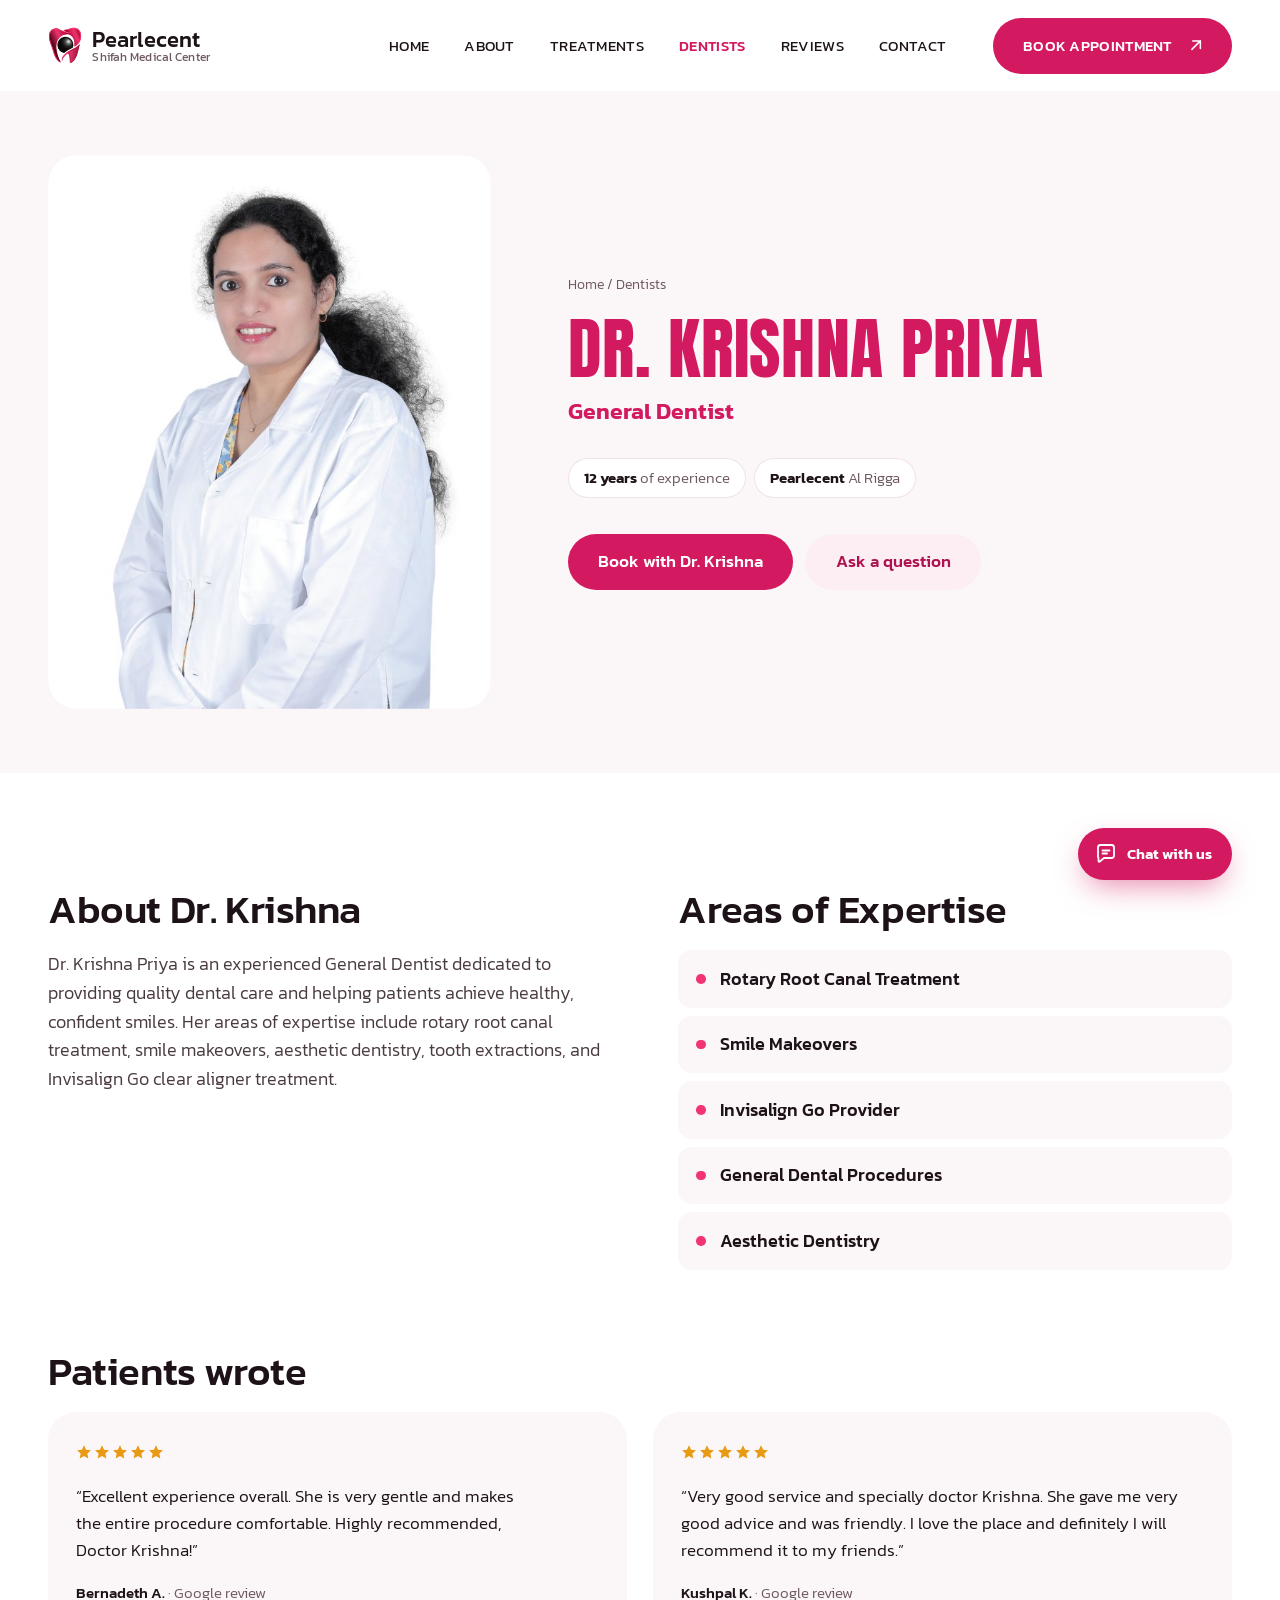
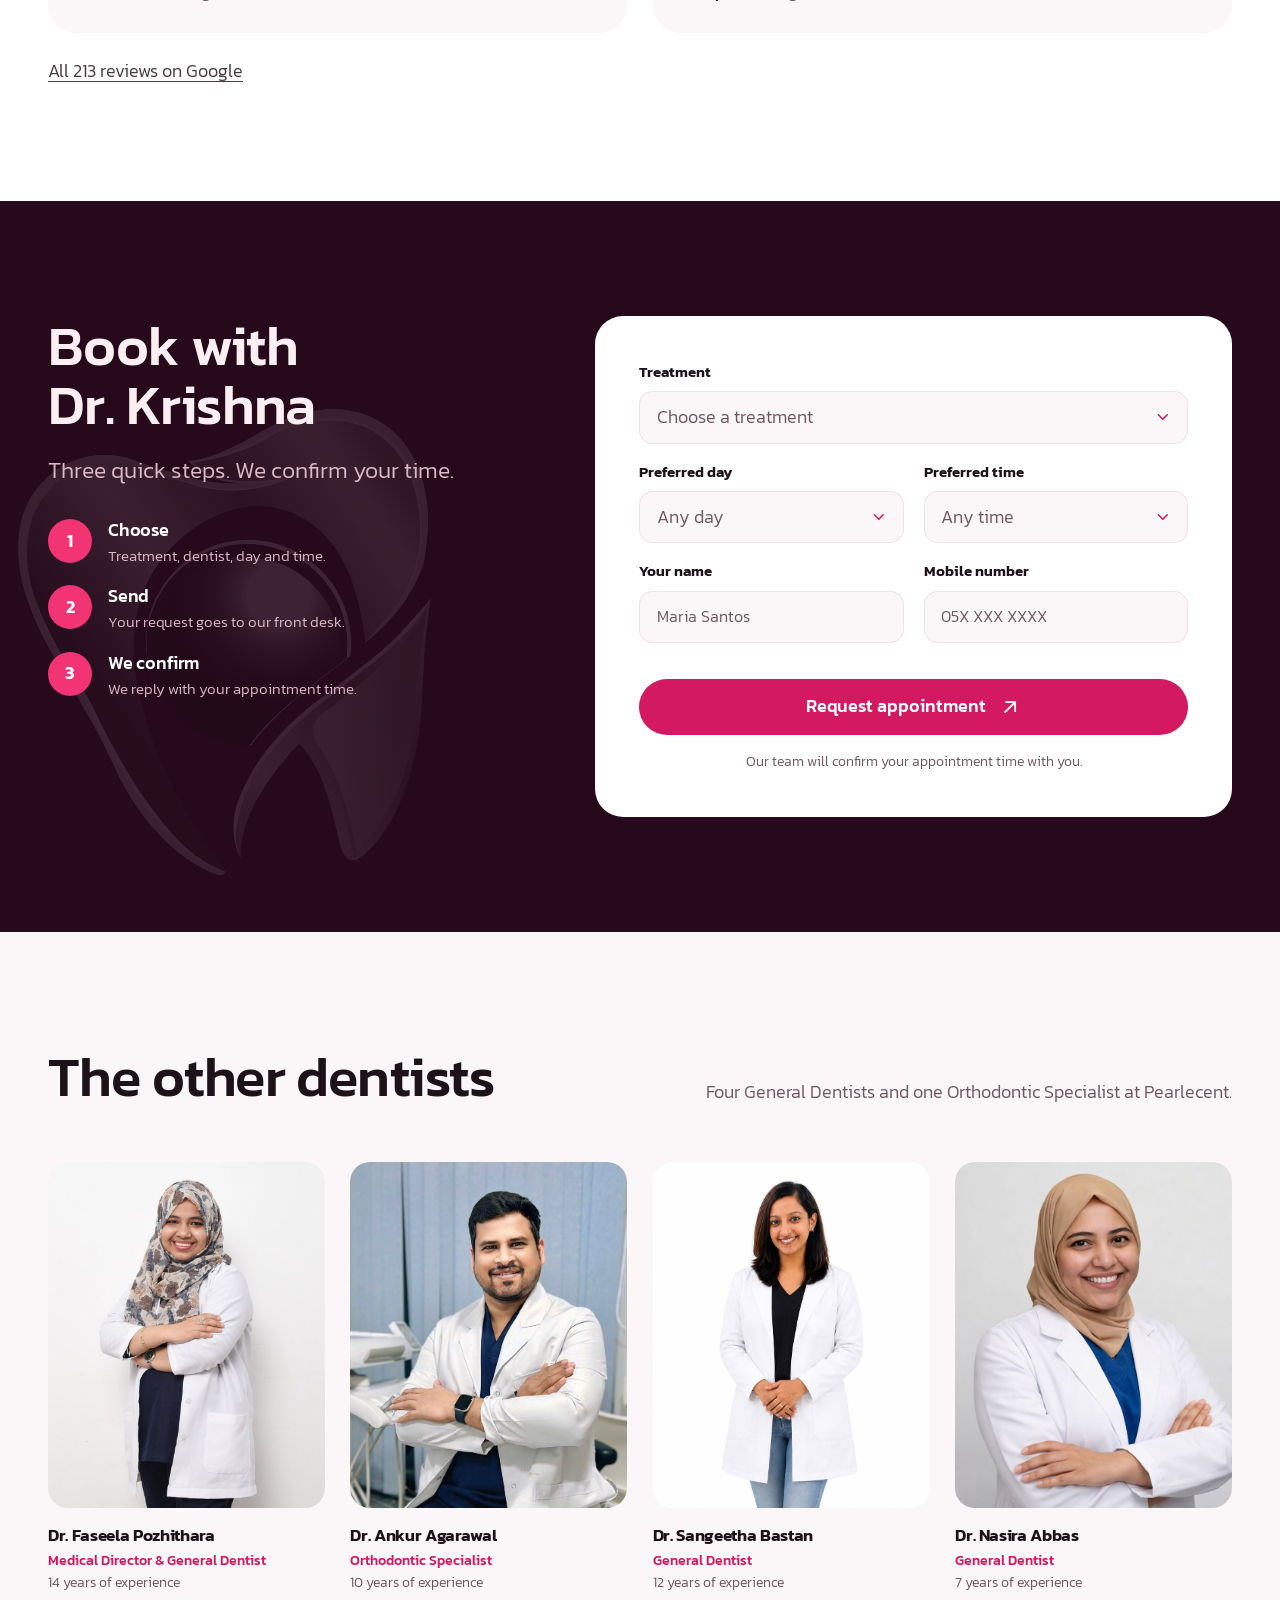
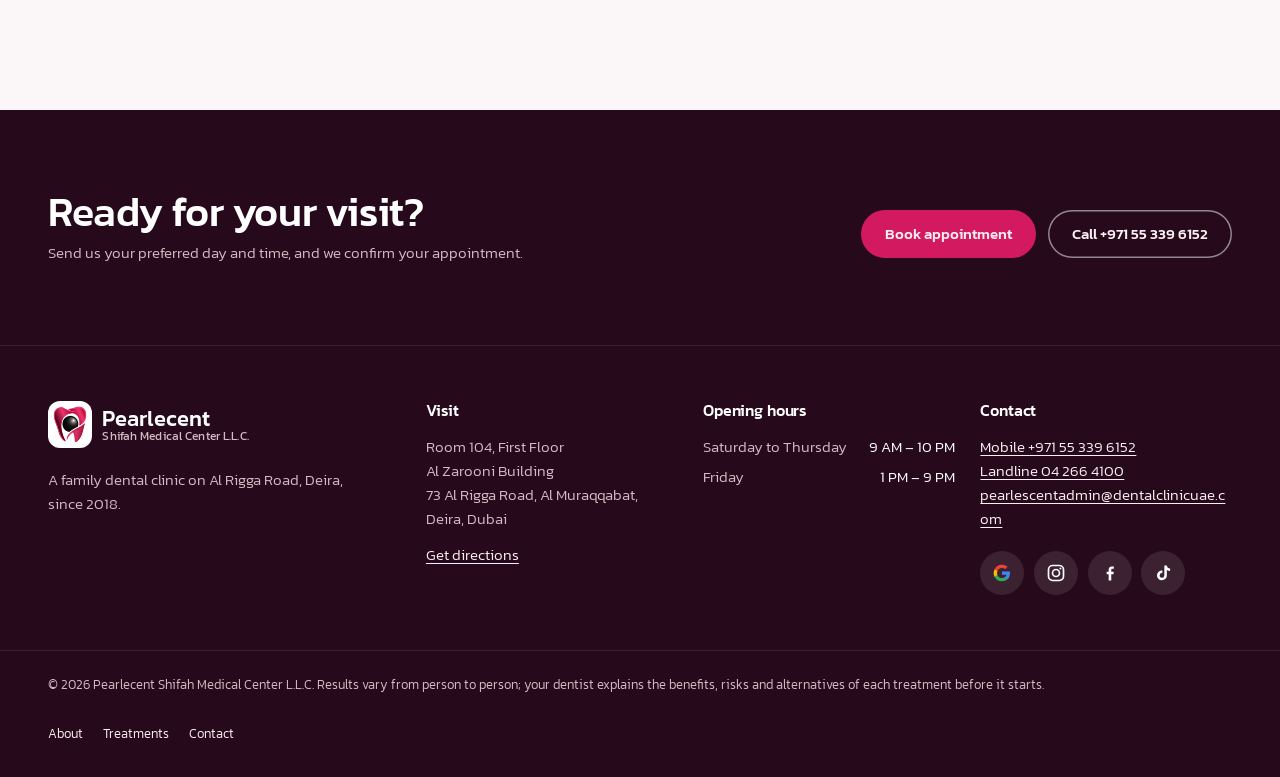
<file: dentists/krishna.html>
<!doctype html>
<html lang="en">
<head>
<meta charset="utf-8">
<meta name="viewport" content="width=device-width, initial-scale=1, viewport-fit=cover">
<title>Dr. Krishna Priya, General Dentist | Pearlecent, Deira</title>
<meta name="description" content="Dr. Krishna Priya, General Dentist with 12 years of experience at Pearlecent Shifah Medical Center, Al Rigga, Deira. Book your appointment online.">
<meta name="theme-color" content="#FFFFFF">
<meta property="og:title" content="Dr. Krishna Priya, General Dentist | Pearlecent, Deira">
<meta property="og:description" content="Dr. Krishna Priya, General Dentist with 12 years of experience at Pearlecent Shifah Medical Center, Al Rigga, Deira. Book your appointment online.">
<meta property="og:image" content="../assets/img/clinic/reception.jpg">
<link rel="icon" href="../assets/img/mark.svg" type="image/svg+xml">
<link rel="preload" href="../assets/fonts/anton-400.woff2" as="font" type="font/woff2" crossorigin>
<link rel="preload" href="../assets/fonts/kanit-300.woff2" as="font" type="font/woff2" crossorigin>
<link rel="stylesheet" href="../assets/css/site.css?v=28">
<script>document.documentElement.classList.add('js')</script>
<script type="application/ld+json">{"@context":"https://schema.org","@type":"Dentist","name":"Pearlecent Shifah Medical Center L.L.C.","telephone":"+971 55 339 6152","email":"pearlescentadmin@dentalclinicuae.com","address":{"@type":"PostalAddress","streetAddress":"Room 104, Al Zarooni Building, 73 Al Rigga Road","addressLocality":"Deira, Dubai","addressCountry":"AE"},"geo":{"@type":"GeoCoordinates","latitude":25.2624015,"longitude":55.3266563},"openingHours":["Sa-Th 09:00-22:00","Fr 13:00-21:00"],"sameAs":["https://www.instagram.com/pearlescent_dental","https://www.tiktok.com/@pearlecentshifah"]}</script>
</head>
<body class="pg-doc">
<a class="skip" href="#main">Skip to content</a>
<header class="hdr" data-hdr>
  <div class="hdr__in">
    <a class="brand" href="../index.html" aria-label="Pearlecent, home">
      <img src="../assets/img/mark.svg" alt="" width="34" height="37">
      <span class="brand__t">Pearlecent<small>Shifah Medical Center</small></span>
    </a>
    <nav class="hdr__nav" aria-label="Main" id="menu"><a class="hlink" href="../index.html">Home</a><a class="hlink" href="../about.html">About</a><a class="hlink" href="../treatments.html">Treatments</a><a class="hlink is-active" href="../index.html#dentists" aria-current="page">Dentists</a><a class="hlink" href="../index.html#reviews">Reviews</a><a class="hlink" href="../index.html#visit">Contact</a>
      <div class="hdr__extra">
        <p class="hdr__tel"><a href="tel:+971553396152"><span>Mobile</span>+971 55 339 6152</a><a href="tel:+97142664100"><span>Landline</span>04 266 4100</a><a href="mailto:pearlescentadmin@dentalclinicuae.com"><span>Email</span>pearlescentadmin@dentalclinicuae.com</a></p>
        <p class="hdr__soc"><a class="soc" href="https://search.google.com/local/reviews?placeid=ChIJ5SzwML9dXz4R25X1gjaNSxk" target="_blank" rel="noopener" aria-label="Pearlecent on Google reviews" title="Google reviews"><svg viewBox="0 0 24 24" aria-hidden="true"><path fill="#4285F4" d="M21.6 12.2c0-.7-.1-1.4-.2-2H12v3.8h5.4a4.6 4.6 0 0 1-2 3v2.5h3.2c1.9-1.7 3-4.3 3-7.3z"/><path fill="#34A853" d="M12 22c2.7 0 5-.9 6.6-2.4l-3.2-2.5c-.9.6-2 1-3.4 1-2.6 0-4.8-1.8-5.6-4.1H3.1v2.6A10 10 0 0 0 12 22z"/><path fill="#FBBC05" d="M6.4 14a6 6 0 0 1 0-3.9V7.5H3.1a10 10 0 0 0 0 9z"/><path fill="#EA4335" d="M12 5.9c1.5 0 2.8.5 3.8 1.5l2.9-2.9A10 10 0 0 0 3.1 7.5L6.4 10C7.2 7.7 9.4 5.9 12 5.9z"/></svg></a><a class="soc" href="https://www.instagram.com/pearlescent_dental" target="_blank" rel="noopener" aria-label="Pearlecent on Instagram" title="Instagram"><svg viewBox="0 0 24 24" aria-hidden="true"><rect x="3" y="3" width="18" height="18" rx="5" fill="none" stroke="currentColor" stroke-width="2"/><circle cx="12" cy="12" r="4.2" fill="none" stroke="currentColor" stroke-width="2"/><circle cx="17.3" cy="6.7" r="1.2" fill="currentColor"/></svg></a><a class="soc" href="https://www.facebook.com/people/Pearlecent-SHifah-Medical-Centre/100090357010872/" target="_blank" rel="noopener" aria-label="Pearlecent on Facebook" title="Facebook"><svg viewBox="0 0 24 24" aria-hidden="true"><path fill="currentColor" d="M13.5 21v-7.6h2.6l.4-3h-3V8.5c0-.9.3-1.5 1.5-1.5h1.6V4.3c-.3 0-1.2-.1-2.3-.1-2.3 0-3.9 1.4-3.9 4v2.2H8v3h2.4V21z"/></svg></a><a class="soc" href="https://www.tiktok.com/@pearlecentshifah" target="_blank" rel="noopener" aria-label="Pearlecent on TikTok" title="TikTok"><svg viewBox="0 0 24 24" aria-hidden="true"><path fill="currentColor" d="M16.6 3c.4 2.1 1.7 3.5 3.9 3.7v3a7 7 0 0 1-3.9-1.2v6.2A5.9 5.9 0 1 1 11.2 9v3.1a2.8 2.8 0 1 0 2.4 2.8V3z"/></svg></a></p>
      </div>
      <a class="button hdr__book" href="../index.html#book">Book appointment<svg class="arr" viewBox="0 0 24 24" aria-hidden="true"><path d="M7 17 17 7M8 7h9v9"/></svg></a>
    </nav>
    <button class="burger" type="button" aria-expanded="false" aria-controls="menu" data-burger><span></span><span></span><span class="sr-only">Menu</span></button>
  </div>
</header>

<main id="main">
<section class="dhero">
  <div class="wrap dhero__in">
    <figure class="dhero__pic" data-open><img src="../assets/img/doctors/krishna.jpg" alt="Portrait of Dr. Krishna Priya" width="621" height="866" style="object-position:50% 15%" fetchpriority="high"></figure>
    <div class="dhero__txt">
      <p class="phero__crumb" data-rise style="--i:0"><a href="../index.html">Home</a> <span aria-hidden="true">/</span> <a href="../index.html#dentists">Dentists</a></p>
      <h1 class="lines"><span class="line"><span data-line style="--i:1">Dr. Krishna Priya</span></span></h1>
      <p class="dhero__title" data-rise style="--i:2">General Dentist</p>
      <ul class="dhero__facts" data-rise style="--i:3"><li><b>12 years</b> of experience</li><li><b>Pearlecent</b> Al Rigga</li></ul>
      <p class="hero__btns" data-rise style="--i:4"><a class="button button--lg" href="#book">Book with Dr. Krishna</a><a class="button button--lg button--soft" href="https://wa.me/971553396152?text=Hello%20Pearlecent%2C%20I%20have%20a%20question%20for%20Dr.%20Krishna%20Priya.">Ask a question</a></p>
    </div>
  </div>
</section>
<section class="dbody">
  <div class="wrap dbody__in">
    <div><h2 data-reveal>About Dr. Krishna</h2><p data-reveal>Dr. Krishna Priya is an experienced General Dentist dedicated to providing quality dental care and helping patients achieve healthy, confident smiles. Her areas of expertise include rotary root canal treatment, smile makeovers, aesthetic dentistry, tooth extractions, and Invisalign Go clear aligner treatment.</p></div>
    <div class="dfocus"><h2 data-reveal>Areas of Expertise</h2><ul data-reveal><li>Rotary Root Canal Treatment</li><li>Smile Makeovers</li><li>Invisalign Go Provider</li><li>General Dental Procedures</li><li>Aesthetic Dentistry</li></ul></div>
  </div>
  <div class="wrap"><div class="dreviews"><h2 data-reveal>Patients wrote</h2><div class="dreviews__grid"><blockquote class="dq" data-reveal><span class="stars" aria-label="5 out of 5 stars"><svg viewBox="0 0 20 20" aria-hidden="true"><path d="M10 1.5l2.6 5.6 6.1.7-4.5 4.2 1.2 6-5.4-3-5.4 3 1.2-6L1.3 7.8l6.1-.7z"/></svg><svg viewBox="0 0 20 20" aria-hidden="true"><path d="M10 1.5l2.6 5.6 6.1.7-4.5 4.2 1.2 6-5.4-3-5.4 3 1.2-6L1.3 7.8l6.1-.7z"/></svg><svg viewBox="0 0 20 20" aria-hidden="true"><path d="M10 1.5l2.6 5.6 6.1.7-4.5 4.2 1.2 6-5.4-3-5.4 3 1.2-6L1.3 7.8l6.1-.7z"/></svg><svg viewBox="0 0 20 20" aria-hidden="true"><path d="M10 1.5l2.6 5.6 6.1.7-4.5 4.2 1.2 6-5.4-3-5.4 3 1.2-6L1.3 7.8l6.1-.7z"/></svg><svg viewBox="0 0 20 20" aria-hidden="true"><path d="M10 1.5l2.6 5.6 6.1.7-4.5 4.2 1.2 6-5.4-3-5.4 3 1.2-6L1.3 7.8l6.1-.7z"/></svg></span><p>“Excellent experience overall. She is very gentle and makes the entire procedure comfortable. Highly recommended, Doctor Krishna!”</p><footer><b>Bernadeth A.</b> · Google review</footer></blockquote><blockquote class="dq" data-reveal><span class="stars" aria-label="5 out of 5 stars"><svg viewBox="0 0 20 20" aria-hidden="true"><path d="M10 1.5l2.6 5.6 6.1.7-4.5 4.2 1.2 6-5.4-3-5.4 3 1.2-6L1.3 7.8l6.1-.7z"/></svg><svg viewBox="0 0 20 20" aria-hidden="true"><path d="M10 1.5l2.6 5.6 6.1.7-4.5 4.2 1.2 6-5.4-3-5.4 3 1.2-6L1.3 7.8l6.1-.7z"/></svg><svg viewBox="0 0 20 20" aria-hidden="true"><path d="M10 1.5l2.6 5.6 6.1.7-4.5 4.2 1.2 6-5.4-3-5.4 3 1.2-6L1.3 7.8l6.1-.7z"/></svg><svg viewBox="0 0 20 20" aria-hidden="true"><path d="M10 1.5l2.6 5.6 6.1.7-4.5 4.2 1.2 6-5.4-3-5.4 3 1.2-6L1.3 7.8l6.1-.7z"/></svg><svg viewBox="0 0 20 20" aria-hidden="true"><path d="M10 1.5l2.6 5.6 6.1.7-4.5 4.2 1.2 6-5.4-3-5.4 3 1.2-6L1.3 7.8l6.1-.7z"/></svg></span><p>“Very good service and specially doctor Krishna. She gave me very good advice and was friendly. I love the place and definitely I will recommend it to my friends.”</p><footer><b>Kushpal K.</b> · Google review</footer></blockquote></div><p data-reveal><a class="link-u" href="https://search.google.com/local/reviews?placeid=ChIJ5SzwML9dXz4R25X1gjaNSxk" target="_blank" rel="noopener">All 213 reviews on Google</a></p></div></div>
</section>
<section class="book" id="book" aria-labelledby="book-h">
  <div class="wrap book__in">
    <div class="book__side">
      <h2 id="book-h" data-reveal>Book with Dr. Krishna</h2>
      <p class="book__lead" data-reveal>Three quick steps. We confirm your time.</p>
      <ol class="steps"><li data-reveal style="--n:0"><span class="steps__n">1</span><h3>Choose</h3><p>Treatment, dentist, day and time.</p></li><li data-reveal style="--n:1"><span class="steps__n">2</span><h3>Send</h3><p>Your request goes to our front desk.</p></li><li data-reveal style="--n:2"><span class="steps__n">3</span><h3>We confirm</h3><p>We reply with your appointment time.</p></li></ol>
    </div>
    <div class="book__card" data-reveal><form class="sheet" data-composer action="https://wa.me/971553396152" method="get" novalidate>
  <div class="sheet__fields">
    <label class="fld fld--wide"><span class="fld__l">Treatment</span><span class="sel"><select class="field" name="treatment"><option value="">Choose a treatment</option><option value="General Dental Consultation (Free)">General Dental Consultation (Free)</option><option value="Orthodontic Consultation">Orthodontic Consultation</option><option value="Braces (Metal, Ceramic &amp; Damon)">Braces (Metal, Ceramic &amp; Damon)</option><option value="Clear Aligners / Invisalign">Clear Aligners / Invisalign</option><option value="Dental Cleaning &amp; Polishing">Dental Cleaning &amp; Polishing</option><option value="Teeth Whitening">Teeth Whitening</option><option value="Dental Veneers">Dental Veneers</option><option value="Dental Filling">Dental Filling</option><option value="Tooth Extraction">Tooth Extraction</option><option value="Dental Crowns &amp; Bridges">Dental Crowns &amp; Bridges</option><option value="Root Canal Treatment">Root Canal Treatment</option><option value="Dentures &amp; Retainers">Dentures &amp; Retainers</option><option value="Cosmetic Dentistry">Cosmetic Dentistry</option><option value="Other Dental Treatments">Other Dental Treatments</option></select><svg class="sel__ch" viewBox="0 0 24 24" aria-hidden="true"><path d="M6 9l6 6 6-6"/></svg></span></label>
    <input type="hidden" name="dentist" value="Dr. Krishna Priya">
    <label class="fld"><span class="fld__l">Preferred day</span><span class="sel"><select class="field" name="day" data-days><option value="">Any day</option></select><svg class="sel__ch" viewBox="0 0 24 24" aria-hidden="true"><path d="M6 9l6 6 6-6"/></svg></span></label>
    <label class="fld"><span class="fld__l">Preferred time</span><span class="sel"><select class="field" name="time">
      <option value="">Any time</option>
      <option value="Morning (9 AM – 12 PM)" data-morning>Morning (9 AM – 12 PM)</option>
      <option value="Afternoon (12 – 5 PM)">Afternoon (12 – 5 PM)</option>
      <option value="Evening (5 – 10 PM)">Evening (5 – 10 PM)</option>
    </select><svg class="sel__ch" viewBox="0 0 24 24" aria-hidden="true"><path d="M6 9l6 6 6-6"/></svg></span></label>
    <label class="fld"><span class="fld__l">Your name</span><input class="field" type="text" name="name" autocomplete="name" placeholder="Maria Santos"></label>
    <label class="fld"><span class="fld__l">Mobile number</span><input class="field" type="tel" name="mobile" autocomplete="tel" inputmode="tel" placeholder="05X XXX XXXX"></label>
  </div>
  <input type="hidden" name="text" value="Hello Pearlecent, I would like to book an appointment.">
  <div class="sheet__send">
    <button class="button button--wide" type="submit">Request appointment<svg class="arr" viewBox="0 0 24 24" aria-hidden="true"><path d="M7 17 17 7M8 7h9v9"/></svg></button>
    <p class="sheet__note">Our team will confirm your appointment time with you.</p>
  </div>
</form></div>
  </div>
</section>
<section class="docs" aria-labelledby="others-h">
  <div class="wrap">
    <div class="sec-head"><h2 id="others-h" data-reveal>The other dentists</h2><p data-reveal>Four General Dentists and one Orthodontic Specialist at Pearlecent.</p></div>
    <div class="dgrid dgrid--4">
      <a class="dcard" href="../dentists/faseela.html" data-reveal style="--n:0">
        <span class="dcard__pic"><img src="../assets/img/doctors/faseela.jpg" alt="Portrait of Dr. Faseela Pozhithara" width="840" height="1200" loading="lazy" style="object-position:50% 20%"></span>
        <span class="dcard__name">Dr. Faseela Pozhithara</span>
        <span class="dcard__meta">Medical Director &amp; General Dentist</span>
        <span class="dcard__yrs">14 years of experience</span>
      </a>
      <a class="dcard" href="../dentists/ankur.html" data-reveal style="--n:1">
        <span class="dcard__pic"><img src="../assets/img/doctors/ankur.jpg" alt="Portrait of Dr. Ankur Agarawal" width="731" height="1200" loading="lazy" style="object-position:50% 18%"></span>
        <span class="dcard__name">Dr. Ankur Agarawal</span>
        <span class="dcard__meta">Orthodontic Specialist</span>
        <span class="dcard__yrs">10 years of experience</span>
      </a>
      <a class="dcard" href="../dentists/sangeetha.html" data-reveal style="--n:2">
        <span class="dcard__pic"><img src="../assets/img/doctors/sangeetha.jpg" alt="Portrait of Dr. Sangeetha Bastan" width="900" height="1024" loading="lazy" style="object-position:50% 20%"></span>
        <span class="dcard__name">Dr. Sangeetha Bastan</span>
        <span class="dcard__meta">General Dentist</span>
        <span class="dcard__yrs">12 years of experience</span>
      </a>
      <a class="dcard" href="../dentists/nasira.html" data-reveal style="--n:3">
        <span class="dcard__pic"><img src="../assets/img/doctors/nasira.jpg" alt="Portrait of Dr. Nasira Abbas" width="900" height="900" loading="lazy" style="object-position:50% 25%"></span>
        <span class="dcard__name">Dr. Nasira Abbas</span>
        <span class="dcard__meta">General Dentist</span>
        <span class="dcard__yrs">7 years of experience</span>
      </a></div>
  </div>
</section>
</main>
<footer class="ftr">
  <div class="ftr__cta wrap">
    <h2>Ready for your visit?</h2>
    <p>Send us your preferred day and time, and we confirm your appointment.</p>
    <p class="ftr__btns"><a class="button" href="../index.html#book">Book appointment</a><a class="button button--outline" href="tel:+971553396152">Call +971 55 339 6152</a></p>
  </div>
  <div class="ftr__grid wrap">
    <div class="ftr__brand">
      <a class="brand brand--light" href="../index.html"><img src="../assets/img/mark.svg" alt="" width="40" height="43"><span class="brand__t">Pearlecent<small>Shifah Medical Center L.L.C.</small></span></a>
      <p>A family dental clinic on Al Rigga Road, Deira, since 2018.</p>
    </div>
    <div><h3>Visit</h3><p>Room 104, First Floor<br>Al Zarooni Building<br>73 Al Rigga Road, Al Muraqqabat, Deira, Dubai</p><p><a class="link-u" href="https://maps.app.goo.gl/LxxALHqsNsGpUrj29" target="_blank" rel="noopener">Get directions</a></p></div>
    <div><h3>Opening hours</h3><ul class="ftr__hours"><li><span>Saturday to Thursday</span><span>9 AM – 10 PM</span></li><li><span>Friday</span><span>1 PM – 9 PM</span></li></ul></div>
    <div><h3>Contact</h3><p><a class="link-u" href="tel:+971553396152">Mobile +971 55 339 6152</a><br><a class="link-u" href="tel:+97142664100">Landline 04 266 4100</a><br><a class="link-u" href="mailto:pearlescentadmin@dentalclinicuae.com">pearlescentadmin@dentalclinicuae.com</a></p>
      <p class="ftr__social"><a class="soc" href="https://search.google.com/local/reviews?placeid=ChIJ5SzwML9dXz4R25X1gjaNSxk" target="_blank" rel="noopener" aria-label="Pearlecent on Google reviews" title="Google reviews"><svg viewBox="0 0 24 24" aria-hidden="true"><path fill="#4285F4" d="M21.6 12.2c0-.7-.1-1.4-.2-2H12v3.8h5.4a4.6 4.6 0 0 1-2 3v2.5h3.2c1.9-1.7 3-4.3 3-7.3z"/><path fill="#34A853" d="M12 22c2.7 0 5-.9 6.6-2.4l-3.2-2.5c-.9.6-2 1-3.4 1-2.6 0-4.8-1.8-5.6-4.1H3.1v2.6A10 10 0 0 0 12 22z"/><path fill="#FBBC05" d="M6.4 14a6 6 0 0 1 0-3.9V7.5H3.1a10 10 0 0 0 0 9z"/><path fill="#EA4335" d="M12 5.9c1.5 0 2.8.5 3.8 1.5l2.9-2.9A10 10 0 0 0 3.1 7.5L6.4 10C7.2 7.7 9.4 5.9 12 5.9z"/></svg></a><a class="soc" href="https://www.instagram.com/pearlescent_dental" target="_blank" rel="noopener" aria-label="Pearlecent on Instagram" title="Instagram"><svg viewBox="0 0 24 24" aria-hidden="true"><rect x="3" y="3" width="18" height="18" rx="5" fill="none" stroke="currentColor" stroke-width="2"/><circle cx="12" cy="12" r="4.2" fill="none" stroke="currentColor" stroke-width="2"/><circle cx="17.3" cy="6.7" r="1.2" fill="currentColor"/></svg></a><a class="soc" href="https://www.facebook.com/people/Pearlecent-SHifah-Medical-Centre/100090357010872/" target="_blank" rel="noopener" aria-label="Pearlecent on Facebook" title="Facebook"><svg viewBox="0 0 24 24" aria-hidden="true"><path fill="currentColor" d="M13.5 21v-7.6h2.6l.4-3h-3V8.5c0-.9.3-1.5 1.5-1.5h1.6V4.3c-.3 0-1.2-.1-2.3-.1-2.3 0-3.9 1.4-3.9 4v2.2H8v3h2.4V21z"/></svg></a><a class="soc" href="https://www.tiktok.com/@pearlecentshifah" target="_blank" rel="noopener" aria-label="Pearlecent on TikTok" title="TikTok"><svg viewBox="0 0 24 24" aria-hidden="true"><path fill="currentColor" d="M16.6 3c.4 2.1 1.7 3.5 3.9 3.7v3a7 7 0 0 1-3.9-1.2v6.2A5.9 5.9 0 1 1 11.2 9v3.1a2.8 2.8 0 1 0 2.4 2.8V3z"/></svg></a></p></div>
  </div>
  <div class="ftr__base wrap"><p>© <span data-year>2026</span> Pearlecent Shifah Medical Center L.L.C. Results vary from person to person; your dentist explains the benefits, risks and alternatives of each treatment before it starts.</p>
    <p><a href="../about.html">About</a><a href="../treatments.html">Treatments</a><a href="../index.html#visit">Contact</a></p></div>
</footer>
<a class="wa-float" href="https://wa.me/971553396152" target="_blank" rel="noopener" data-wa-float aria-label="Chat with Pearlecent"><svg viewBox="0 0 24 24" aria-hidden="true"><path d="M4 5.5A2.5 2.5 0 0 1 6.5 3h11A2.5 2.5 0 0 1 20 5.5v8a2.5 2.5 0 0 1-2.5 2.5H10l-4.2 3.6c-.5.4-1.3.1-1.3-.6V16A2.5 2.5 0 0 1 4 13.5z" fill="none" stroke="currentColor" stroke-width="1.8" stroke-linejoin="round"/><path d="M8.5 8.5h7M8.5 11.5h4.5" stroke="currentColor" stroke-width="1.8" stroke-linecap="round"/></svg><span>Chat with us</span></a>
<script src="../assets/js/site.js?v=28" defer></script>
</body>
</html>
</file>
<file: assets/css/site.css>
@font-face { font-family: "Anton"; font-style: normal; font-weight: 400; font-display: swap; src: url("../fonts/anton-400.woff2") format("woff2"); }
@font-face { font-family: "Kanit"; font-style: normal; font-weight: 300; font-display: swap; src: url("../fonts/kanit-300.woff2") format("woff2"); }
@font-face { font-family: "Kanit"; font-style: normal; font-weight: 400; font-display: swap; src: url("../fonts/kanit-400.woff2") format("woff2"); }
@font-face { font-family: "Kanit"; font-style: normal; font-weight: 500; font-display: swap; src: url("../fonts/kanit-500.woff2") format("woff2"); }
@font-face { font-family: "Kanit"; font-style: normal; font-weight: 600; font-display: swap; src: url("../fonts/kanit-600.woff2") format("woff2"); }
/* Pearlecent v2 — professional light theme, brand pink, animated pearl mark */
:root {
  --white: #FFFFFF;
  --mist: #FBF6F8;
  --blush: #FCEEF2;
  --rose: #F8DCE6;
  --line-soft: #F1E2E8;
  --ink: #1D1218;
  --ink-2: #4A3A42;
  --soft: #6E5963;
  --berry: #26091A;
  --berry-2: #3A1428;
  --pink: #F23474;
  --accent: #D3195F;
  --accent-strong: #AE1250;
  --wa: #DCF8C6;

  --font: "Hanken Grotesk", system-ui, -apple-system, "Segoe UI", Roboto, sans-serif;
  --step-lead: clamp(1.1875rem, 1.08rem + 0.5vw, 1.4375rem);
  --step-h3: clamp(1.25rem, 1.15rem + 0.45vw, 1.5rem);
  --step-head: clamp(2.125rem, 1.4rem + 2.6vw, 3.5rem);
  --step-display: clamp(2.75rem, 1.4rem + 4.6vw, 5.5rem);

  --margin: clamp(1.25rem, 4vw, 3rem);
  --max: 78rem;
  --gutter: clamp(1rem, 2vw, 2rem);
  --section: clamp(5rem, 9vw, 8.5rem);
  --r-lg: 28px;
  --r-md: 20px;
  --r-sm: 14px;

  --ease-out: cubic-bezier(0.22, 1, 0.36, 1);
  --ease-expo: cubic-bezier(0.16, 1, 0.3, 1);
  --ease-in-out: cubic-bezier(0.76, 0, 0.24, 1);
  --ease-soft: cubic-bezier(0.33, 1, 0.68, 1);
  --t-press: 140ms; --t-hover: 200ms; --t-ui: 260ms;
  --lift: 0 1px 2px rgba(38, 9, 26, .04), 0 12px 32px -12px rgba(38, 9, 26, .14);
}

/* ---------- base ---------- */
*, *::before, *::after { box-sizing: border-box; }
html { -webkit-text-size-adjust: 100%; text-size-adjust: 100%; scroll-behavior: smooth; }
body { margin: 0; background: var(--white); color: var(--ink); font-family: var(--font); font-size: clamp(1rem, 0.96rem + 0.2vw, 1.125rem); line-height: 1.6; -webkit-font-smoothing: antialiased; text-rendering: optimizeLegibility; overflow-x: clip; }
h1, h2, h3, p, figure, blockquote, ul, ol, dl, dd, fieldset { margin: 0; }
ul, ol { padding: 0; list-style: none; }
fieldset { border: 0; padding: 0; min-width: 0; }
img, svg, iframe { display: block; max-width: 100%; }
img { height: auto; }
button, input { font: inherit; color: inherit; }
button { background: none; border: 0; padding: 0; cursor: pointer; }
a { color: inherit; }
:target { scroll-margin-top: 6rem; }
::selection { background: var(--pink); color: #fff; }
:focus-visible { outline: 2px solid var(--pink); outline-offset: 3px; border-radius: 6px; }
h1, h2, h3 { font-weight: 700; text-wrap: balance; letter-spacing: -0.035em; line-height: 1.06; }
h2 { font-size: var(--step-head); }
h3 { font-size: var(--step-h3); letter-spacing: -0.02em; line-height: 1.2; font-weight: 600; }
p { text-wrap: pretty; }
.wrap { width: 100%; max-width: calc(var(--max) + 2 * var(--margin)); margin-inline: auto; padding-inline: var(--margin); }
.sr-only { position: absolute; width: 1px; height: 1px; overflow: hidden; clip-path: inset(50%); white-space: nowrap; }
.skip { position: absolute; left: var(--margin); top: -4rem; z-index: 99; background: var(--white); padding: .6rem 1rem; border-radius: 8px; }
.skip:focus { top: .75rem; }
.lines .line { display: block; overflow: hidden; padding-bottom: .1em; margin-bottom: -.1em; }
.lines [data-line] { display: block; }

/* ---------- controls ---------- */
.button { display: inline-flex; align-items: center; justify-content: center; gap: .5rem; min-height: 3rem; padding: 0 1.5rem; border-radius: 999px; background: var(--accent); color: #fff; text-decoration: none; font-weight: 600; white-space: nowrap; transition: transform var(--t-press) var(--ease-out), background-color var(--t-hover) ease, color var(--t-hover) ease, box-shadow var(--t-hover) ease; }
.button:active { transform: scale(.97); }
.button--lg { min-height: 3.5rem; padding: 0 1.9rem; font-size: 1.0625rem; }
.button--sm { min-height: 2.6rem; padding: 0 1.15rem; font-size: .9375rem; }
.button--soft { background: var(--blush); color: var(--accent-strong); }
.button--outline { background: transparent; color: #fff; box-shadow: inset 0 0 0 1.5px rgba(255,255,255,.5); }
.button--wide { width: 100%; min-height: 3.5rem; }
.link-u { text-decoration: underline; text-underline-offset: .22em; text-decoration-thickness: 1px; transition: color var(--t-hover) ease; }
@media (hover: hover) and (pointer: fine) {
  .button:hover { background: var(--accent-strong); }
  .button--soft:hover { background: var(--rose); color: var(--accent-strong); }
  .button--outline:hover { background: #fff; color: var(--berry); }
  .link-u:hover { color: var(--accent); }
}

/* ---------- header ---------- */
.hdr { position: sticky; top: 0; z-index: 40; background: var(--white); transition: box-shadow var(--t-ui) ease; }
.hdr.is-stuck { box-shadow: 0 1px 0 var(--line-soft), 0 8px 24px -16px rgba(38,9,26,.18); }
.hdr__in { display: flex; align-items: center; gap: 2rem; max-width: calc(var(--max) + 2 * var(--margin)); margin: 0 auto; padding: .85rem var(--margin); }
.brand { display: flex; align-items: center; gap: .65rem; text-decoration: none; flex: none; }
.brand img { width: 34px; height: auto; transition: transform 600ms var(--ease-out); }
.brand:hover img { transform: rotate(-8deg) scale(1.06); }
.brand__t { display: grid; font-weight: 700; font-size: 1.25rem; letter-spacing: -0.03em; line-height: 1.05; }
.brand__t small { font-size: .75rem; font-weight: 500; letter-spacing: .01em; color: var(--soft); }
.hdr__nav { display: flex; align-items: center; gap: .25rem; margin-left: auto; }
.hlink { position: relative; padding: .55rem .8rem; text-decoration: none; font-size: .9375rem; font-weight: 500; color: var(--ink-2); border-radius: 999px; transition: color var(--t-hover) ease, background-color var(--t-hover) ease; }
.hlink.is-active { color: var(--accent); }
.hlink.is-active::after { content: ""; position: absolute; left: 50%; bottom: .15rem; width: 5px; height: 5px; margin-left: -2.5px; border-radius: 50%; background: var(--pink); }
@media (hover: hover) and (pointer: fine) { .hlink:hover { color: var(--ink); background: var(--mist); } }
.hdr__book { margin-left: .75rem; }
.burger { display: none; width: 2.75rem; height: 2.75rem; margin-left: auto; border-radius: 50%; background: var(--blush); position: relative; }
.burger span:not(.sr-only) { position: absolute; left: 50%; width: 18px; height: 2px; margin-left: -9px; background: var(--ink); border-radius: 2px; transition: transform var(--t-ui) var(--ease-out); }
.burger span:nth-child(1) { top: 18px; } .burger span:nth-child(2) { top: 25px; }
.burger[aria-expanded="true"] span:nth-child(1) { transform: translateY(3.5px) rotate(45deg); }
.burger[aria-expanded="true"] span:nth-child(2) { transform: translateY(-3.5px) rotate(-45deg); }

/* ---------- hero with the animated pearl ---------- */
.hero { position: relative; background: var(--mist); overflow: clip; }
.hero__in { display: grid; grid-template-columns: 1.05fr .95fr; align-items: center; gap: var(--gutter); min-height: min(86svh, 52rem); padding-block: clamp(3rem, 6vw, 5rem) clamp(4rem, 7vw, 6rem); }
.hero h1 { font-size: var(--step-display); letter-spacing: -0.05em; line-height: 1; }
.hero__pink { color: var(--accent); }
.hero__lead { margin-top: 1.5rem; font-size: var(--step-lead); line-height: 1.5; color: var(--ink-2); max-width: 34ch; }
.hero__btns { display: flex; flex-wrap: wrap; gap: .75rem; margin-top: 2.25rem; }
.hero__trust { display: flex; flex-wrap: wrap; align-items: center; gap: 1rem 2rem; margin-top: 2.5rem; color: var(--soft); font-size: .9375rem; }
.hero__trust li { display: flex; align-items: center; gap: .75rem; }
.hero__trust b { color: var(--ink); font-weight: 600; }
.hero__faces { display: flex; }
.hero__faces img { width: 40px; height: 40px; border-radius: 50%; object-fit: cover; box-shadow: 0 0 0 3px var(--mist); margin-left: -10px; background: var(--blush); }
.hero__faces img:first-child { margin-left: 0; }

.pearl { position: relative; aspect-ratio: 1; width: min(100%, 36rem); margin-inline: auto; display: grid; place-items: center; }
.pearl__halo { position: absolute; inset: 9%; border-radius: 50%; background: radial-gradient(circle at 50% 42%, #fff 0 34%, var(--blush) 62%, var(--rose) 100%); /* taste-skill-ignore: soft disc behind the logo mark */ }
.pearl__ring { position: absolute; border-radius: 50%; box-shadow: inset 0 0 0 1.5px rgba(242, 52, 116, .22); }
.pearl__ring--1 { inset: 3%; }
.pearl__ring--2 { inset: -3%; box-shadow: inset 0 0 0 1px rgba(242, 52, 116, .12); }
.pearl__dot { position: absolute; width: 12px; height: 12px; border-radius: 50%; background: var(--pink); }
.pearl__dot--1 { top: 2%; left: 48%; }
.pearl__dot--2 { width: 9px; height: 9px; background: var(--berry); bottom: 16%; left: 7%; }
.pearl__dot--3 { width: 10px; height: 10px; background: #F5A3BF; top: 26%; right: 1%; }
.pearl__tooth { position: relative; width: 50%; z-index: 1; transition: transform 400ms var(--ease-out); }
.pearl__tooth img { width: 100%; filter: drop-shadow(0 26px 26px rgba(174, 18, 80, .25)); }
.pearl__shine { position: absolute; left: 29%; top: 28%; width: 36%; aspect-ratio: 1; border-radius: 50%; overflow: hidden; pointer-events: none; }
.pearl__shine::before { content: ""; position: absolute; inset: -40%; background: linear-gradient(115deg, transparent 40%, rgba(255,255,255,.7) 50%, transparent 60%); transform: translateX(-120%); /* taste-skill-ignore: light sweep across the black pearl */ }
.pearl__shadow { position: absolute; bottom: 14%; left: 50%; width: 28%; height: 4%; margin-left: -14%; border-radius: 50%; background: rgba(38, 9, 26, .12); filter: blur(6px); }
.chip-f { position: absolute; z-index: 2; display: flex; align-items: center; gap: .7rem; padding: .7rem 1.1rem .7rem .7rem; background: var(--white); border-radius: 18px; box-shadow: var(--lift); font-size: .875rem; line-height: 1.25; color: var(--ink); white-space: nowrap; /* taste-skill-ignore: floating info chip */ }
.chip-f b { display: block; font-weight: 600; font-size: .9375rem; }
.chip-f small { display: block; color: var(--soft); font-size: .8125rem; }
.chip-f__ic { flex: none; width: 2.4rem; height: 2.4rem; border-radius: 12px; background: var(--blush); display: grid; place-items: center; color: var(--accent); }
.chip-f__ic svg { width: 1.1rem; height: 1.1rem; fill: #F5A623; }
.chip-f__ic--clock::before { content: ""; width: 1.1rem; height: 1.1rem; border-radius: 50%; box-shadow: inset 0 0 0 2px currentColor; }
.chip-f__ic--clock::after { content: ""; position: absolute; width: 2px; height: .4rem; background: currentColor; transform: translate(0, -.15rem); }
.chip-f__ic--clock { position: relative; }
.chip-f__ic--check::before { content: ""; width: .45rem; height: .8rem; margin-top: -.2rem; border: solid currentColor; border-width: 0 2.5px 2.5px 0; transform: rotate(45deg); }
.chip-f--a { top: 12%; left: -2%; }
.chip-f--b { bottom: 18%; left: -6%; }
.chip-f--c { top: 46%; right: -4%; }
.pearl--sm { width: min(100%, 22rem); }
.pearl--sm .pearl__tooth { width: 54%; }

/* ---------- photo band + stats ---------- */
.band { position: relative; padding-bottom: var(--section); }
.band__pic { position: relative; border-radius: var(--r-lg); overflow: hidden; aspect-ratio: 21 / 9; background: var(--blush); }
.band__pic img { width: 100%; height: 100%; object-fit: cover; object-position: 30% 50%; }
.stats { display: grid; grid-template-columns: repeat(4, 1fr); gap: var(--gutter); padding-block: clamp(3rem, 6vw, 4.5rem); }
.stat { padding-left: 1.25rem; box-shadow: inset 3px 0 0 var(--rose); }
.stat__n { font-size: clamp(2.25rem, 1.5rem + 2.6vw, 3.5rem); font-weight: 700; letter-spacing: -0.05em; line-height: 1; color: var(--berry); font-variant-numeric: tabular-nums; }
.stat__l { margin-top: .5rem; color: var(--soft); font-size: .9375rem; }

/* ---------- shared section heading ---------- */
.sec-head { display: grid; grid-template-columns: 1fr 1fr; gap: 1rem var(--gutter); align-items: end; margin-bottom: clamp(2.5rem, 5vw, 3.5rem); }
.sec-head p { color: var(--soft); max-width: 44ch; justify-self: end; }
.sec-head a { color: var(--ink); }

/* ---------- intro ---------- */
.intro { padding-block: var(--section); background: var(--mist); }
.intro__in { display: grid; grid-template-columns: 1.1fr 1fr; gap: clamp(2rem, 6vw, 6rem); align-items: center; }
.intro__pic { border-radius: var(--r-lg); overflow: hidden; aspect-ratio: 5 / 4; }
.intro__pic img { width: 100%; height: 100%; object-fit: cover; object-position: 38% 50%; }
.intro__txt h2 { margin-bottom: 1.5rem; max-width: 14ch; }
.intro__txt p { color: var(--ink-2); max-width: 46ch; }
.intro__txt p + p { margin-top: 1rem; }
.intro__txt p:last-child { margin-top: 2rem; }

/* ---------- treatment cards ---------- */
.treats { padding-block: var(--section); }
.tgrid { display: grid; grid-template-columns: repeat(3, 1fr); gap: var(--gutter); }
.tcard { position: relative; display: flex; flex-direction: column; gap: .75rem; padding: 2rem; border-radius: var(--r-lg); background: var(--mist); text-decoration: none; transition: background-color var(--t-ui) ease, transform 500ms var(--ease-out), box-shadow var(--t-ui) ease; }
.tcard__art { width: 7.5rem; height: 7.5rem; margin: -.5rem 0 .75rem -.5rem; }
.tcard p { color: var(--soft); flex: 1; }
.tcard__more { display: inline-flex; align-items: center; gap: .4rem; font-weight: 600; color: var(--accent); font-size: .9375rem; }
.tcard__more svg, .round svg { width: 1.1rem; height: 1.1rem; fill: none; stroke: currentColor; stroke-width: 2; stroke-linecap: round; stroke-linejoin: round; transition: transform var(--t-ui) var(--ease-out); }
@media (hover: hover) and (pointer: fine) {
  .tcard:hover { background: var(--white); transform: translateY(-6px); box-shadow: var(--lift); }
  .tcard:hover .tcard__more svg { transform: translateX(4px); }
  .tcard:hover .art-fill { fill: var(--blush); }
}

/* the drawings */
.art { width: 100%; height: 100%; overflow: visible; }
.art-fill { fill: var(--white); transition: fill var(--t-ui) ease; }
.art-line { fill: none; stroke: var(--berry); stroke-width: 3.2; stroke-linecap: round; stroke-linejoin: round; }
.art-pink { fill: var(--pink); }
.art-dot { fill: var(--berry); }
.art-cheek { fill: var(--rose); }
.art-spark { fill: var(--pink); transform-box: fill-box; transform-origin: center; }
.art-wire { stroke: var(--pink); }

/* ---------- dentist cards ---------- */
.docs { padding-block: var(--section); background: var(--mist); }
.dgrid { display: grid; grid-template-columns: repeat(5, 1fr); gap: var(--gutter); }
.dgrid--4 { grid-template-columns: repeat(4, 1fr); }
.dcard { display: flex; flex-direction: column; text-decoration: none; }
.dcard__pic { display: block; aspect-ratio: 4 / 5; border-radius: var(--r-md); overflow: hidden; background: var(--white); margin-bottom: 1rem; }
.dcard__pic img { width: 100%; height: 100%; object-fit: cover; transition: transform 700ms var(--ease-out); }
.dcard__name { font-weight: 600; font-size: 1.0625rem; letter-spacing: -0.02em; line-height: 1.3; }
.dcard__meta { color: var(--accent); font-size: .875rem; font-weight: 500; margin-top: .2rem; }
.dcard__yrs { color: var(--soft); font-size: .875rem; }
@media (hover: hover) and (pointer: fine) { .dcard:hover .dcard__pic img { transform: scale(1.05); } }

/* ---------- booking ---------- */
.book { padding-block: var(--section); background: var(--berry); color: #FCEFF3; position: relative; overflow: clip; }
.book::before { content: ""; position: absolute; width: 42rem; aspect-ratio: 1; right: -12rem; top: -16rem; border-radius: 50%; background: var(--berry-2); }
.book__in { position: relative; display: grid; grid-template-columns: .85fr 1.15fr; gap: clamp(2rem, 6vw, 5.5rem); align-items: start; }
.book__side { position: sticky; top: 7rem; }
.book__lead { margin-top: 1.25rem; color: #D9B8C5; max-width: 36ch; font-size: var(--step-lead); line-height: 1.45; }
.steps { margin-top: 2.75rem; display: grid; gap: 1.75rem; }
.steps li { display: grid; grid-template-columns: 2.75rem 1fr; column-gap: 1rem; }
.steps__n { grid-row: 1 / span 2; width: 2.75rem; height: 2.75rem; border-radius: 50%; display: grid; place-items: center; background: var(--pink); color: #fff; font-weight: 700; }
.steps h3 { font-size: 1.125rem; color: #fff; }
.steps p { color: #D9B8C5; font-size: .9375rem; margin-top: .2rem; }
.book__card { background: var(--white); color: var(--ink); border-radius: var(--r-lg); padding: clamp(1.5rem, 3.5vw, 2.75rem); }
.sheet { display: grid; gap: 2.25rem; }
.group legend, .group .legend { display: block; font-size: 1.0625rem; font-weight: 600; margin-bottom: .9rem; }
.picks { display: grid; grid-template-columns: 1fr 1fr; gap: .4rem; }
.pick { position: relative; display: flex; align-items: center; min-height: 3rem; padding: .55rem .8rem; border-radius: var(--r-sm); background: var(--mist); cursor: pointer; transition: background-color var(--t-hover) ease; }
.pick input, .chip input { position: absolute; opacity: 0; pointer-events: none; }
.pick span { position: relative; padding-left: 2rem; font-size: .9375rem; line-height: 1.3; }
.pick span::before { content: ""; position: absolute; left: 0; top: 50%; width: 1.3rem; height: 1.3rem; margin-top: -.65rem; border-radius: 50%; background: var(--white); box-shadow: inset 0 0 0 1.5px #E9C3D1; transition: background-color var(--t-hover) ease, box-shadow var(--t-hover) ease, transform var(--t-press) var(--ease-out); }
.pick span::after { content: ""; position: absolute; left: .47rem; top: 50%; width: .36rem; height: .65rem; margin-top: -.42rem; border: solid #fff; border-width: 0 2px 2px 0; transform: rotate(45deg) scale(.6); opacity: 0; transition: transform var(--t-ui) var(--ease-out), opacity var(--t-ui) ease; }
.pick:has(input:checked) { background: var(--blush); }
.pick input:checked + span::before { background: var(--accent); box-shadow: none; }
.pick input:checked + span::after { transform: rotate(45deg) scale(1); opacity: 1; }
.pick:active span::before { transform: scale(.9); }
.pick input:focus-visible + span::before, .chip input:focus-visible + span { outline: 2px solid var(--pink); outline-offset: 2px; }
.chips { display: flex; flex-wrap: wrap; gap: .45rem; }
.chip { position: relative; cursor: pointer; }
.chip span { display: inline-flex; align-items: center; min-height: 2.6rem; padding: 0 1rem; border-radius: 999px; background: var(--mist); box-shadow: inset 0 0 0 1px var(--line-soft); font-size: .9375rem; transition: background-color var(--t-hover) ease, color var(--t-hover) ease, transform var(--t-press) var(--ease-out); }
.chip input:checked + span { background: var(--berry); color: #fff; box-shadow: none; }
.chip input:disabled + span { opacity: .4; cursor: not-allowed; text-decoration: line-through; }
.chip:active span { transform: scale(.96); }
@media (hover: hover) and (pointer: fine) { .pick:hover { background: var(--blush); } .chip:hover input:not(:checked):not(:disabled) + span { background: var(--blush); } }
.field { width: 100%; min-height: 3.25rem; padding: .75rem 1.1rem; border: 0; border-radius: var(--r-sm); background: var(--mist); box-shadow: inset 0 0 0 1px var(--line-soft); font-size: 1rem; transition: box-shadow var(--t-hover) ease; }
.field:focus { outline: none; box-shadow: inset 0 0 0 2px var(--pink); }
.field::placeholder { color: var(--soft); }
.sheet__send { display: grid; gap: 1rem; }
.phone { background: #EFE7DE; border-radius: var(--r-md); overflow: hidden; }
.phone__top { display: flex; align-items: center; gap: .6rem; padding: .7rem 1rem; background: #075E54; color: #fff; font-weight: 600; font-size: .9375rem; line-height: 1.2; }
.phone__top img { width: 30px; height: 30px; padding: 4px; border-radius: 50%; background: #fff; }
.phone__top small { display: block; font-weight: 400; font-size: .8125rem; }
.bubble { margin: 1rem 1rem 1.1rem auto; max-width: 88%; background: var(--wa); color: #111B21; padding: .75rem .95rem; white-space: pre-line; font-size: .9375rem; line-height: 1.45; border-radius: 12px 2px 12px 12px; transition: transform var(--t-ui) var(--ease-out); transform-origin: 100% 0; }
.bubble.is-pulse { transform: scale(1.02); }
.sheet__note { text-align: center; color: var(--soft); font-size: .875rem; }

/* ---------- reviews ---------- */
.reviews { padding-block: var(--section); }
.g-score { display: inline-flex; align-items: center; gap: .4rem; color: var(--ink); margin-right: .75rem; }
.stars { display: inline-flex; gap: 2px; color: #E89A12; }
.stars svg { width: 1rem; height: 1rem; fill: currentColor; }
.carousel { position: relative; }
.slides { display: grid; overflow: hidden; }
.slide { grid-area: 1 / 1; display: grid; grid-template-columns: 22rem 1fr; gap: clamp(2rem, 6vw, 6rem); align-items: center; padding: clamp(1.5rem, 3vw, 2.5rem); border-radius: var(--r-lg); background: var(--mist); opacity: 0; visibility: hidden; transform: translateX(40px); transition: opacity 600ms var(--ease-out), transform 800ms var(--ease-expo), visibility 0s linear 600ms; }
.slide.is-on { opacity: 1; visibility: visible; transform: none; transition: opacity 600ms var(--ease-out), transform 800ms var(--ease-expo), visibility 0s; }
.slide.is-out { transform: translateX(-40px); }
.slide__pic { position: relative; aspect-ratio: 4 / 5; border-radius: var(--r-md); overflow: hidden; background: var(--white); }
.slide__pic img { width: 100%; height: 100%; object-fit: cover; }
.slide__pic figcaption { position: absolute; left: .75rem; bottom: .75rem; padding: .35rem .8rem; border-radius: 999px; background: var(--white); font-size: .8125rem; font-weight: 600; }
.slide__quote p { margin-top: 1.25rem; font-size: clamp(1.25rem, 1rem + 1vw, 1.875rem); line-height: 1.38; letter-spacing: -0.02em; font-weight: 500; max-width: 34ch; }
.slide__quote footer { margin-top: 1.5rem; color: var(--soft); }
.slide__quote footer b { color: var(--ink); font-weight: 600; }
.carousel__ctrl { display: flex; align-items: center; gap: 1rem; margin-top: 1.5rem; }
.round { width: 3rem; height: 3rem; flex: none; border-radius: 50%; background: var(--blush); color: var(--ink); display: grid; place-items: center; transition: background-color var(--t-hover) ease, color var(--t-hover) ease, transform var(--t-press) var(--ease-out); }
.round:active { transform: scale(.94); }
@media (hover: hover) and (pointer: fine) { .round:hover { background: var(--accent); color: #fff; } }
.carousel__bar { flex: 1; height: 3px; border-radius: 3px; background: var(--blush); overflow: hidden; }
.carousel__bar span { display: block; height: 100%; width: 100%; background: var(--pink); transform-origin: 0 50%; transform: scaleX(0); }
.carousel__bar span.is-run { animation: bar 6.5s linear forwards; }
@keyframes bar { to { transform: scaleX(1); } }
.carousel__count { font-variant-numeric: tabular-nums; color: var(--soft); font-size: .9375rem; min-width: 3.5rem; text-align: center; }

/* ---------- visit ---------- */
.visit { padding-block: 0 var(--section); }
.visit__in { display: grid; grid-template-columns: 26rem 1fr; gap: var(--gutter); }
.visit__card { background: var(--berry); color: #FCEFF3; border-radius: var(--r-lg); padding: clamp(1.75rem, 3vw, 2.5rem); display: grid; gap: 1.25rem; align-content: start; }
.visit__card h2 { font-size: clamp(1.75rem, 1.4rem + 1.2vw, 2.25rem); }
.visit__card address { font-style: normal; color: #F3DCE5; }
.hours { display: grid; gap: .4rem; padding-block: 1rem; box-shadow: 0 -1px 0 rgba(255,255,255,.12), 0 1px 0 rgba(255,255,255,.12); }
.hours div { display: flex; justify-content: space-between; gap: 1rem; }
.hours dt { color: #D9B8C5; }
.hours dd { font-weight: 600; font-variant-numeric: tabular-nums; white-space: nowrap; }
.visit__btns { display: grid; gap: .5rem; margin-top: .5rem; }
.visit__card .button--soft { background: rgba(255,255,255,.1); color: #fff; }
.visit__map { border-radius: var(--r-lg); overflow: hidden; min-height: 30rem; background: var(--blush); }
.visit__map iframe { width: 100%; height: 100%; min-height: 30rem; border: 0; }

/* ---------- footer ---------- */
.ftr { background: var(--berry); color: #D9B8C5; font-size: .9375rem; }
.ftr__cta { display: grid; grid-template-columns: 1fr auto; grid-template-areas: "h b" "p b"; gap: .5rem 2rem; align-items: center; padding-block: clamp(3.5rem, 7vw, 5rem); box-shadow: 0 1px 0 rgba(255,255,255,.1); }
.ftr__cta h2 { grid-area: h; color: #fff; font-size: clamp(1.75rem, 1.3rem + 1.6vw, 2.75rem); }
.ftr__cta > p:not(.ftr__btns) { grid-area: p; }
.ftr__btns { grid-area: b; display: flex; flex-wrap: wrap; gap: .75rem; }
.ftr__grid { display: grid; grid-template-columns: 1.4fr 1fr 1fr 1fr; gap: 2rem var(--gutter); padding-block: 3.5rem; }
.ftr h3 { color: #fff; font-size: 1rem; margin-bottom: .9rem; letter-spacing: -0.01em; }
.ftr p + p { margin-top: .75rem; }
.ftr a { color: #FCEFF3; }
.brand--light .brand__t { color: #fff; }
.brand--light .brand__t small { color: #D9B8C5; }
.brand--light img { padding: 5px; border-radius: 12px; background: #fff; width: 44px; }
.ftr__brand p { margin-top: 1.25rem; max-width: 30ch; }
.ftr__hours li { display: flex; justify-content: space-between; gap: 1rem; }
.ftr__hours li + li { margin-top: .4rem; }
.ftr__hours span:last-child { color: #fff; white-space: nowrap; }
.ftr__social { display: flex; flex-wrap: wrap; gap: .5rem; }
.ftr__social a { text-decoration: none; padding: .35rem .85rem; border-radius: 999px; background: rgba(255,255,255,.08); transition: background-color var(--t-hover) ease; }
@media (hover: hover) and (pointer: fine) { .ftr__social a:hover { background: var(--accent); } }
.ftr__base { display: flex; justify-content: space-between; gap: 1rem 2rem; flex-wrap: wrap; padding-block: 1.5rem 2rem; box-shadow: 0 -1px 0 rgba(255,255,255,.1); font-size: .8125rem; }
.ftr__base p:last-child { display: flex; gap: 1.25rem; }
.ftr__base a { text-decoration: none; }

.wa-float { position: fixed; right: var(--margin); bottom: 1.25rem; z-index: 30; display: inline-flex; align-items: center; gap: .55rem; min-height: 3.25rem; padding: 0 1.25rem 0 1rem; border-radius: 999px; background: #0F7A37; color: #fff; text-decoration: none; font-weight: 600; font-size: .9375rem; box-shadow: 0 12px 30px -8px rgba(15, 122, 55, .55); transition: transform var(--t-ui) var(--ease-out), opacity var(--t-ui) ease; /* taste-skill-ignore: floats over the page */ }
.wa-float svg { width: 1.5rem; height: 1.5rem; fill: currentColor; }
.wa-float.is-hidden { opacity: 0; transform: translateY(1.5rem); pointer-events: none; }

/* ---------- inner pages ---------- */
.phero { background: var(--mist); }
.phero__in { display: grid; grid-template-columns: 1.2fr .8fr; gap: var(--gutter); align-items: center; padding-block: clamp(3rem, 6vw, 5rem); }
.phero__crumb { color: var(--soft); font-size: .875rem; margin-bottom: 1.25rem; }
.phero__crumb a { color: var(--soft); text-decoration: none; }
.phero__crumb a:hover { color: var(--accent); }
.phero h1 { font-size: var(--step-display); letter-spacing: -0.05em; line-height: 1; }
.phero__lead { margin-top: 1.25rem; font-size: var(--step-lead); color: var(--ink-2); max-width: 38ch; line-height: 1.5; }
.phero__arts { display: grid; grid-template-columns: repeat(3, 1fr); gap: 1rem; }
.phero__arts .art { background: var(--white); border-radius: var(--r-md); padding: 1rem; box-shadow: var(--lift); }
.phero__arts .art:nth-child(2) { margin-top: 2rem; }

.story { padding-block: var(--section) 0; }
.story__in { display: grid; grid-template-columns: 1fr 1.1fr; gap: clamp(2rem, 6vw, 6rem); align-items: center; }
.story__txt h2 { margin-bottom: 1.5rem; }
.story__txt p { color: var(--ink-2); max-width: 46ch; }
.story__txt p + p { margin-top: 1rem; }
.story__pic { border-radius: var(--r-lg); overflow: hidden; aspect-ratio: 5 / 4; }
.story__pic img { width: 100%; height: 100%; object-fit: cover; }
.values { padding-block: var(--section); background: var(--mist); }
.vgrid { display: grid; grid-template-columns: repeat(3, 1fr); gap: var(--gutter); }
.vcard { background: var(--white); border-radius: var(--r-lg); padding: 2rem; }
.vcard__art { display: block; width: 6.5rem; height: 6.5rem; margin-bottom: 1rem; }
.vcard p { margin-top: .6rem; color: var(--soft); }
.gallery { padding-block: var(--section); }
.ggrid { display: grid; grid-template-columns: 1.3fr 1fr; gap: var(--gutter); }
.ggrid figure { position: relative; border-radius: var(--r-lg); overflow: hidden; aspect-ratio: 4 / 3; }
.ggrid img { width: 100%; height: 100%; object-fit: cover; }
.ggrid figcaption { position: absolute; left: 1rem; bottom: 1rem; padding: .4rem .9rem; border-radius: 999px; background: var(--white); font-size: .875rem; font-weight: 600; }

.jump { position: sticky; top: 4.4rem; z-index: 20; background: var(--white); box-shadow: 0 1px 0 var(--line-soft); }
.jump__in { display: flex; gap: .4rem; overflow-x: auto; padding-block: .7rem; scrollbar-width: none; }
.jump__a { flex: none; padding: .5rem 1rem; border-radius: 999px; background: var(--mist); text-decoration: none; font-size: .875rem; font-weight: 500; transition: background-color var(--t-hover) ease, color var(--t-hover) ease; }
.jump__a.is-on, .jump__a:hover { background: var(--berry); color: #fff; }
.tsec { padding-block: clamp(4rem, 8vw, 7rem); }
.tsec:nth-of-type(even) { background: var(--mist); }
.tsec__in { display: grid; grid-template-columns: .8fr 1.2fr; gap: clamp(2rem, 7vw, 7rem); align-items: center; }
.tsec--flip .tsec__art { order: 2; }
.tsec__art { aspect-ratio: 1; max-width: 26rem; width: 100%; margin-inline: auto; padding: 12%; border-radius: 50%; background: var(--blush); }
.tsec:nth-of-type(even) .tsec__art { background: var(--white); }
.tsec__lead { margin-top: 1.25rem; color: var(--ink-2); font-size: var(--step-lead); line-height: 1.5; max-width: 40ch; }
.tsec__list { display: grid; grid-template-columns: 1fr 1fr; gap: .6rem 1.5rem; margin-block: 2rem 2.25rem; }
.tsec__list li { position: relative; padding-left: 1.6rem; }
.tsec__list li::before { content: ""; position: absolute; left: 0; top: .45em; width: 1rem; height: 1rem; border-radius: 50%; background: var(--blush); box-shadow: inset 0 0 0 4px var(--pink); }

.dhero { background: var(--mist); }
.dhero__in { display: grid; grid-template-columns: .8fr 1.2fr; gap: clamp(2rem, 6vw, 5rem); align-items: center; padding-block: clamp(2.5rem, 5vw, 4.5rem); }
.dhero__pic { border-radius: var(--r-lg); overflow: hidden; aspect-ratio: 4 / 5; background: var(--blush); }
.dhero__pic img { width: 100%; height: 100%; object-fit: cover; }
.dhero h1 { font-size: clamp(2.5rem, 1.5rem + 3.4vw, 4.5rem); letter-spacing: -0.05em; line-height: 1.02; }
.dhero__title { margin-top: .75rem; color: var(--accent); font-weight: 600; font-size: var(--step-lead); }
.dhero__facts { display: flex; flex-wrap: wrap; gap: .5rem; margin-top: 1.75rem; }
.dhero__facts li { padding: .5rem 1rem; border-radius: 999px; background: var(--white); box-shadow: inset 0 0 0 1px var(--line-soft); font-size: .9375rem; color: var(--soft); }
.dhero__facts b { color: var(--ink); font-weight: 600; }
.dbody { padding-block: var(--section); }
.dbody__in { display: grid; grid-template-columns: 1fr 1fr; gap: clamp(2rem, 6vw, 6rem); }
.dbody h2 { font-size: clamp(1.75rem, 1.3rem + 1.6vw, 2.5rem); margin-bottom: 1.25rem; }
.dbody p { color: var(--ink-2); max-width: 46ch; }
.dbody p + p { margin-top: 1rem; }
.dfocus ul { display: grid; gap: .5rem; }
.dfocus li { display: flex; align-items: center; gap: .9rem; padding: .9rem 1.1rem; border-radius: var(--r-sm); background: var(--mist); font-weight: 500; }
.dfocus li::before { content: ""; flex: none; width: .6rem; height: .6rem; border-radius: 50%; background: var(--pink); }
.dreviews { margin-top: clamp(3.5rem, 7vw, 5rem); }
.dreviews__grid { display: grid; grid-template-columns: repeat(auto-fit, minmax(18rem, 1fr)); gap: var(--gutter); margin-bottom: 1.5rem; }
.dq { padding: 1.75rem; border-radius: var(--r-lg); background: var(--mist); }
.dq p { margin-top: .9rem; font-size: 1.0625rem; color: var(--ink); }
.dq footer { margin-top: 1rem; color: var(--soft); font-size: .9375rem; }
.dq footer b { color: var(--ink); }

/* ---------- motion ---------- */
@media (prefers-reduced-motion: no-preference) {
  .js [data-rise] { opacity: 0; transform: translateY(18px); animation: rise 800ms var(--ease-out) forwards; animation-delay: calc(var(--i, 0) * 90ms + 160ms); }
  .js .lines [data-line] { transform: translateY(105%); animation: up 1000ms var(--ease-expo) forwards; animation-delay: calc(var(--i, 0) * 110ms + 120ms); }
  .js [data-reveal] { opacity: 0; transform: translateY(28px); transition: opacity 700ms var(--ease-out), transform 900ms var(--ease-out); transition-delay: calc(var(--n, 0) * 80ms); }
  .js [data-reveal].is-in { opacity: 1; transform: none; }
  .js .shutter[data-reveal] { opacity: 1; transform: none; clip-path: inset(6% 6% 6% 6% round var(--r-lg)); transition: clip-path 1200ms var(--ease-expo); }
  .js .shutter[data-reveal] img { transform: scale(1.15); transition: transform 1600ms var(--ease-soft); }
  .js .shutter[data-reveal].is-in { clip-path: inset(0 0 0 0 round var(--r-lg)); }
  .js .shutter[data-reveal].is-in img { transform: none; }
  .js [data-open] { clip-path: inset(0 0 100% 0 round var(--r-lg)); animation: open 1100ms var(--ease-in-out) 100ms forwards; }

  .js .pearl__tooth { opacity: 0; transform: translateY(40px) scale(.86) rotate(-8deg); animation: tooth-in 1300ms var(--ease-expo) 250ms forwards; }
  .pearl__tooth img { animation: float 6s ease-in-out 1.6s infinite; }
  .pearl__shine { animation: float 6s ease-in-out 1.6s infinite; }
  .pearl__shine::before { animation: shine 4.5s var(--ease-in-out) 1.8s infinite; }
  .pearl__shadow { animation: shadow 6s ease-in-out 1.6s infinite; }
  .pearl__ring--1 { animation: breathe 5s ease-in-out infinite; }
  .pearl__ring--2 { animation: breathe 5s ease-in-out 1.2s infinite; }
  .js .pearl__halo { animation: halo 1200ms var(--ease-expo) both; }
  .pearl__dot { animation: bob 4s ease-in-out infinite; }
  .pearl__dot--2 { animation-delay: 1.3s; }
  .pearl__dot--3 { animation-delay: 2.4s; }
  .js .chip-f { opacity: 0; animation: chip-in 800ms var(--ease-expo) forwards, bob 5s ease-in-out infinite; animation-delay: calc(900ms + var(--fd) * .35), calc(1.8s + var(--fd)); }
  .art-spark { animation: twinkle 2.4s ease-in-out infinite; animation-delay: var(--d, 0s); }
  .js [data-reveal] .art-line { stroke-dasharray: 1; stroke-dashoffset: 1; transition: stroke-dashoffset 1400ms var(--ease-out) 200ms; }
  .js [data-reveal].is-in .art-line { stroke-dashoffset: 0; }
  .phero__arts .art { animation: bob 6s ease-in-out infinite; }
  .phero__arts .art:nth-child(2) { animation-delay: 1s; }
  .phero__arts .art:nth-child(3) { animation-delay: 2s; }
  @supports (animation-timeline: view()) {
    [data-drift] { animation: drift linear both; animation-timeline: view(); animation-range: entry 0% exit 100%; }
  }
}
@keyframes rise { to { opacity: 1; transform: none; } }
@keyframes up { to { transform: none; } }
@keyframes open { to { clip-path: inset(0 0 0 0 round var(--r-lg)); } }
@keyframes tooth-in { to { opacity: 1; transform: none; } }
@keyframes float { 0%, 100% { translate: 0 0; rotate: 0deg; } 50% { translate: 0 -14px; rotate: 2deg; } }
@keyframes shadow { 0%, 100% { transform: scaleX(1); opacity: 1; } 50% { transform: scaleX(.78); opacity: .55; } }
@keyframes shine { 0% { transform: translateX(-120%); } 45%, 100% { transform: translateX(120%); } }
@keyframes breathe { 0%, 100% { transform: scale(1); opacity: 1; } 50% { transform: scale(1.03); opacity: .5; } }
@keyframes halo { from { transform: scale(.6); opacity: 0; } to { transform: none; opacity: 1; } }
@keyframes chip-in { from { opacity: 0; transform: translateY(16px) scale(.94); } to { opacity: 1; transform: none; } }
@keyframes bob { 0%, 100% { translate: 0 0; } 50% { translate: 0 -8px; } }
@keyframes twinkle { 0%, 100% { transform: scale(1) rotate(0); opacity: 1; } 50% { transform: scale(.55) rotate(45deg); opacity: .6; } }
@keyframes drift { from { transform: scale(1.08) translateY(-3%); } to { transform: scale(1.08) translateY(3%); } }

/* ---------- tablet ---------- */
@media (max-width: 64em) {
  .hdr__nav { position: fixed; inset: 4.4rem 0 auto 0; flex-direction: column; align-items: stretch; gap: 0; padding: .75rem var(--margin) 1.5rem; background: var(--white); box-shadow: 0 20px 40px -20px rgba(38,9,26,.25); transform: translateY(-8px); opacity: 0; visibility: hidden; transition: opacity var(--t-ui) ease, transform var(--t-ui) var(--ease-out), visibility 0s linear var(--t-ui); }
  .hdr__nav.is-open { opacity: 1; transform: none; visibility: visible; transition: opacity var(--t-ui) ease, transform var(--t-ui) var(--ease-out), visibility 0s; }
  .hlink { padding: .9rem .25rem; font-size: 1.0625rem; border-radius: 0; box-shadow: 0 1px 0 var(--line-soft); }
  .hlink.is-active::after { display: none; }
  .hdr__book { margin: 1rem 0 0; min-height: 3.25rem; }
  .burger { display: block; }
  .hero__in { grid-template-columns: 1fr; min-height: 0; }
  .pearl { width: min(100%, 30rem); }
  .tgrid { grid-template-columns: repeat(2, 1fr); }
  .dgrid { grid-template-columns: repeat(3, 1fr); }
  .dgrid--4 { grid-template-columns: repeat(2, 1fr); }
  .book__in { grid-template-columns: 1fr; }
  .book__side { position: static; }
  .visit__in { grid-template-columns: 1fr; }
  .ftr__grid { grid-template-columns: 1fr 1fr; }
  .phero__in { grid-template-columns: 1fr; }
  .phero__arts { max-width: 26rem; }
  .vgrid { grid-template-columns: 1fr; }
}

/* ---------- phone ---------- */
@media (max-width: 47.99em) {
  .sec-head { grid-template-columns: 1fr; }
  .sec-head p { justify-self: start; }
  .hero__in { padding-top: 2rem; }
  .hero__btns .button { flex: 1 1 100%; }
  .pearl { width: 100%; margin-top: 1rem; }
  .chip-f { font-size: .8125rem; padding: .5rem .8rem .5rem .5rem; gap: .5rem; }
  .chip-f b { font-size: .875rem; }
  .chip-f__ic { width: 2rem; height: 2rem; border-radius: 10px; }
  .chip-f--a { left: 0; top: 2%; }
  .chip-f--b { left: 0; bottom: 4%; }
  .chip-f--c { right: 0; top: 50%; }
  .band__pic { aspect-ratio: 4 / 3; }
  .stats { grid-template-columns: 1fr 1fr; row-gap: 2rem; }
  .intro__in, .story__in, .dbody__in, .ggrid { grid-template-columns: 1fr; }
  .tgrid { grid-template-columns: 1fr; }
  .tcard { padding: 1.5rem; }
  .dgrid, .dgrid--4 { grid-template-columns: 1fr 1fr; }
  .picks { grid-template-columns: 1fr; }
  .slide { grid-template-columns: 1fr; gap: 1.5rem; }
  .slide__pic { aspect-ratio: 16 / 10; }
  .slide__pic img { object-position: 50% 20%; }
  .visit__map, .visit__map iframe { min-height: 22rem; }
  .ftr__cta { grid-template-columns: 1fr; grid-template-areas: "h" "p" "b"; }
  .ftr__btns .button { flex: 1 1 100%; }
  .ftr__grid { grid-template-columns: 1fr; }
  .tsec__in { grid-template-columns: 1fr; }
  .tsec--flip .tsec__art { order: 0; }
  .tsec__art { max-width: 14rem; margin-inline: 0; }
  .tsec__list { grid-template-columns: 1fr; }
  .tsec .button { white-space: normal; text-align: center; padding-block: .75rem; }
  .dhero__in { grid-template-columns: 1fr; }
  .dhero__pic { aspect-ratio: 1; max-width: 26rem; }
  .wa-float span { display: none; }
  .wa-float { padding: 0; width: 3.5rem; height: 3.5rem; justify-content: center; }
}

@media (prefers-reduced-motion: reduce) {
  html { scroll-behavior: auto; }
  *, *::before, *::after { animation: none !important; transition-duration: 1ms !important; }
}

/* =====================================================================
   v3 — after the client's reference (Behance "Dental Clinic landing page"), in Pearlecent pink
   ===================================================================== */
:root { --font: "Kanit", system-ui, -apple-system, "Segoe UI", Roboto, sans-serif; --display: "Anton", "Impact", "Arial Narrow", sans-serif; }
body { font-weight: 300; }
b, strong, h1, h2, h3, .button, .hlink, .brand__t { font-weight: 500; }
h2, h3 { letter-spacing: -0.01em; }
.arr { width: 1.35em; height: 1.35em; fill: none; stroke: currentColor; stroke-width: 1.8; stroke-linecap: round; stroke-linejoin: round; transition: transform var(--t-ui) var(--ease-out); }
.button:hover .arr { transform: translate(2px, -2px); }
.button--xl { min-height: 4.25rem; padding: 0 2.25rem; font-size: 1.125rem; letter-spacing: .02em; text-transform: uppercase; gap: 1rem; }

/* header like the reference: uppercase links, big pill CTA */
.hdr__in { padding-block: 1.1rem; }
.brand__t { font-size: 1.375rem; letter-spacing: 0; }
.brand__t small { font-weight: 400; }
.hlink { text-transform: uppercase; font-size: .9375rem; letter-spacing: .02em; color: var(--ink); font-weight: 400; }
.hlink.is-active { color: var(--accent); font-weight: 500; }
.hlink.is-active::after { display: none; }
.hdr__nav { gap: .6rem; }
.hdr__book { min-height: 3.5rem; padding: 0 1.6rem 0 1.9rem; text-transform: uppercase; letter-spacing: .02em; font-size: .9375rem; gap: .9rem; margin-left: 1.5rem; }

/* hero */
.hero2 { padding-block: .5rem clamp(5rem, 9vw, 8rem); }
.hero2__card { position: relative; border-radius: 32px; background: linear-gradient(100deg, #FFE3EC 0%, #FFF2F6 45%, #FFFFFF 75%); min-height: clamp(36rem, 46vw, 44rem); padding: clamp(1.5rem, 3vw, 2.5rem) clamp(1.5rem, 4vw, 3.5rem) clamp(2rem, 4vw, 3rem); display: grid; grid-template-columns: 1fr 1fr; grid-template-rows: auto 1fr; overflow: visible; /* taste-skill-ignore: client asked for the reference's soft pink wash */ }
.hero2__h { grid-column: 1 / -1; position: relative; z-index: 1; display: flex; justify-content: space-between; gap: .2em; font-family: var(--display); font-weight: 400; text-transform: uppercase; font-size: clamp(4.5rem, 15.2vw, 15rem); line-height: .9; letter-spacing: .005em; white-space: nowrap; }
.hero2__w { display: inline-block; background: linear-gradient(90deg, #FFC6D8 0%, #F77BA3 45%, #F23474 70%, #D3195F 100%); -webkit-background-clip: text; background-clip: text; color: transparent; background-size: 200% 100%; /* taste-skill-ignore: reference headline fades from light to deep pink */ }
.hero2__w:first-child { background-position: 0 0; }
.hero2__w:last-child { background-position: 100% 0; }
.hero2__tooth { position: absolute; z-index: 2; left: 50%; top: clamp(5.5rem, 10vw, 9rem); width: clamp(17rem, 33vw, 31rem); aspect-ratio: 1; transform: translateX(-50%); display: grid; place-items: center; pointer-events: none; }
.splash { position: absolute; inset: -14%; width: 128%; height: 128%; overflow: visible; }
.splash__blob { fill: #FFC4D7; transform-origin: 50% 50%; }
.splash__blob--2 { fill: #FFFFFF; opacity: .9; transform: rotate(28deg) scale(.86); }
.drop { fill: #F23474; transform-box: fill-box; transform-origin: center; }
.drop:nth-child(3n) { fill: #FFB0C9; }
.drop:nth-child(4n) { fill: #26091A; }
.hero2__mark { position: relative; width: 66%; margin-top: 4%; filter: drop-shadow(0 30px 34px rgba(120, 10, 50, .35)); }
.hero2__mark img { width: 100%; }
.hero2__mark .pearl__shine { left: 29%; top: 28%; width: 36%; }
.hero2__left { grid-column: 1; align-self: end; display: grid; gap: 2rem; justify-items: start; position: relative; z-index: 3; max-width: 26rem; }
.hero2__bubble { background: var(--white); border-radius: 22px; padding: 1.25rem 1.5rem; font-size: 1.0625rem; line-height: 1.55; color: var(--ink); font-weight: 400; box-shadow: 0 14px 34px -18px rgba(174, 18, 80, .35); }
.hero2__open { display: grid; line-height: 1.35; font-size: 1.0625rem; }
.hero2__open b { font-size: 1.375rem; font-weight: 500; }
.hero2__open small { color: var(--soft); font-size: .875rem; }
.hero2__stats { grid-column: 2; align-self: end; justify-self: end; display: grid; gap: 2rem; position: relative; z-index: 3; min-width: 13rem; }
.hero2__stats b { display: block; font-size: clamp(2rem, 1.5rem + 1.6vw, 2.75rem); font-weight: 500; color: var(--accent); line-height: 1; }
.hero2__stats span:not([data-count]) { display: block; margin-top: .35rem; font-size: 1.0625rem; color: var(--ink); font-weight: 400; }

/* section heads: light word + bold word, like the reference */
.h2t { font-weight: 500; line-height: 1.02; font-size: clamp(2.5rem, 1.6rem + 3vw, 4.25rem); }
.h2t span { display: block; font-weight: 300; color: #9C8B93; }

/* treatment cards: pastel, tags, art at the bottom */
.tgrid2 { display: grid; grid-template-columns: repeat(3, 1fr); gap: var(--gutter); }
.tcard2 { position: relative; display: flex; flex-direction: column; min-height: 25rem; padding: 2rem 2rem 0; border-radius: 30px; background: var(--bg); text-decoration: none; overflow: hidden; transition: transform 500ms var(--ease-out); }
.tcard2 h3 { font-size: clamp(1.5rem, 1.2rem + 1vw, 2rem); font-weight: 500; }
.tags { display: flex; flex-wrap: wrap; gap: .45rem; margin-top: 1rem; max-width: 22rem; }
.tags li { padding: .3rem .85rem; border-radius: 999px; background: var(--white); font-size: .8125rem; font-weight: 400; color: var(--ink); }
.tcard2__art { margin-top: auto; align-self: center; width: 13rem; height: 13rem; transform: translateY(1.5rem); transition: transform 600ms var(--ease-out); }
.tcard2__go { position: absolute; right: 1.25rem; bottom: 1.25rem; width: 3rem; height: 3rem; border-radius: 50%; background: var(--white); color: var(--accent); display: grid; place-items: center; transition: background-color var(--t-hover) ease, color var(--t-hover) ease, transform var(--t-ui) var(--ease-out); }
.tcard2 .art-fill { fill: rgba(255,255,255,.85); }
@media (hover: hover) and (pointer: fine) {
  .tcard2:hover { transform: translateY(-6px); }
  .tcard2:hover .tcard2__art { transform: translateY(.5rem) rotate(-4deg) scale(1.04); }
  .tcard2:hover .tcard2__go { background: var(--accent); color: #fff; transform: rotate(45deg); }
}

/* phero + treatments page headings in the display face */
.phero h1, .dhero h1 { font-family: var(--display); font-weight: 400; text-transform: uppercase; letter-spacing: .01em; line-height: .95; color: var(--accent); }
.phero h1 { font-size: clamp(3.5rem, 2rem + 6vw, 7.5rem); }
.tsec h2, .story h2, .values h2, .gallery h2, .dbody h2 { font-weight: 500; }

/* hero motion */
@media (prefers-reduced-motion: no-preference) {
  .js .hero2__w { opacity: 0; transform: translateY(40px); animation: rise 1000ms var(--ease-expo) forwards; animation-delay: calc(120ms + var(--i) * 140ms); }
  .hero2__w { animation: none; }
  .js .hero2__w { animation: word-in 1100ms var(--ease-expo) forwards, sheen 8s ease-in-out 1.6s infinite; animation-delay: calc(120ms + var(--i) * 140ms), calc(1.6s + var(--i) * .4s); }
  .js .splash__blob { transform: scale(0); animation: blob-in 900ms var(--ease-expo) 450ms forwards, wobble 7s ease-in-out 1.5s infinite; }
  .js .splash__blob--2 { transform: rotate(28deg) scale(0); animation: blob2-in 900ms var(--ease-expo) 550ms forwards, wobble2 9s ease-in-out 1.5s infinite; }
  .js .drop { transform: scale(0); opacity: 0; animation: drop-in 700ms var(--ease-expo) forwards, drop-float 5s ease-in-out infinite; animation-delay: calc(650ms + var(--k) * 45ms), calc(1.6s + var(--k) * .25s); }
  .js .hero2__mark { opacity: 0; transform: translateY(50px) scale(.8) rotate(-10deg); animation: tooth-in 1300ms var(--ease-expo) 380ms forwards; }
  .hero2__mark img, .hero2__mark .pearl__shine { animation: float 6s ease-in-out 1.7s infinite; }
}
@keyframes word-in { from { opacity: 0; transform: translateY(40px); } to { opacity: 1; transform: none; } }
@keyframes sheen { 0%, 100% { background-position: 0 0; } 50% { background-position: 100% 0; } }
@keyframes blob-in { to { transform: scale(1); } }
@keyframes blob2-in { to { transform: rotate(28deg) scale(.86); } }
@keyframes wobble { 0%, 100% { transform: scale(1) rotate(0); } 50% { transform: scale(1.04) rotate(4deg); } }
@keyframes wobble2 { 0%, 100% { transform: rotate(28deg) scale(.86); } 50% { transform: rotate(18deg) scale(.9); } }
@keyframes drop-in { to { transform: scale(1); opacity: 1; } }
@keyframes drop-float { 0%, 100% { translate: 0 0; } 50% { translate: 0 -4px; } }

@media (max-width: 64em) {
  .hdr__book { margin-left: 0; }
  .hlink { text-transform: none; }
  .hero2__card { grid-template-columns: 1fr 1fr; min-height: 0; }
  .hero2__tooth { position: relative; left: auto; top: auto; transform: none; grid-column: 1 / -1; justify-self: center; margin: -2rem 0 1rem; }
  .hero2__left { grid-column: 1; }
  .tgrid2 { grid-template-columns: repeat(2, 1fr); }
}
@media (max-width: 47.99em) {
  .hero2__card { grid-template-columns: 1fr; padding: 1.5rem 1.25rem 2rem; border-radius: 26px; }
  .hero2__h { font-size: 21vw; flex-direction: column; align-items: flex-start; gap: 0; }
  .hero2__card { overflow: clip; }
  .hero2__tooth { width: 82%; max-width: 20rem; margin: 1.5rem auto .5rem; }
  .hero2__left, .hero2__stats { grid-column: 1; justify-self: stretch; max-width: none; }
  .hero2__left .button--xl { width: 100%; }
  .hero2__stats { grid-template-columns: repeat(3, 1fr); gap: 1rem; margin-top: 2.5rem; min-width: 0; }
  .hero2__stats b { font-size: 1.75rem; }
  .hero2__stats span:not([data-count]) { font-size: .8125rem; }
  .tgrid2 { grid-template-columns: 1fr; }
  .tcard2 { min-height: 21rem; }
  .tcard2__art { width: 10rem; height: 10rem; }
}

/* ---------- v4: treatment pictures + the clinic's banner ---------- */
.tcard2 { padding: 0; min-height: 0; }
.tcard2__pic { display: block; margin: .75rem .75rem 0; aspect-ratio: 1; border-radius: 22px; overflow: hidden; background: var(--white); }
.tcard2__pic img { width: 100%; height: 100%; object-fit: cover; transition: transform 900ms var(--ease-out); }
.tcard2__body { display: block; padding: 1.4rem 1.6rem 1.75rem; padding-right: 4.5rem; }
.tcard2__body .tags { margin-top: .8rem; }
.tcard2__go { bottom: 1.5rem; }
@media (hover: hover) and (pointer: fine) { .tcard2:hover .tcard2__pic img { transform: scale(1.05); } }
.tsec__pic { width: 100%; max-width: 32.5rem; margin-inline: auto; aspect-ratio: 1; border-radius: var(--r-lg); overflow: hidden; background: var(--blush); box-shadow: 0 30px 60px -30px rgba(174, 18, 80, .35); }
.tsec__pic img { width: 100%; height: 100%; object-fit: cover; }
.tsec--flip .tsec__pic { order: 2; }
.band { padding-bottom: var(--section); }
.banner { position: relative; display: block; text-decoration: none; border-radius: var(--r-lg); overflow: hidden; background: #E46B97; aspect-ratio: 1600 / 710; }
.banner img { width: 100%; height: 100%; object-fit: cover; transition: transform 1200ms var(--ease-out); }
.banner__cta { position: absolute; right: clamp(1rem, 4.5%, 3.5rem); bottom: clamp(1rem, 8%, 3rem); display: inline-flex; align-items: center; gap: .75rem; min-height: 3.25rem; padding: 0 1.5rem; border-radius: 999px; background: var(--white); color: var(--accent); font-weight: 500; text-transform: uppercase; letter-spacing: .02em; font-size: .9375rem; transition: background-color var(--t-hover) ease, color var(--t-hover) ease; }
@media (hover: hover) and (pointer: fine) { .banner:hover img { transform: scale(1.03); } .banner:hover .banner__cta { background: var(--berry); color: #fff; } }
@media (max-width: 47.99em) {
  .tsec--flip .tsec__pic { order: 0; }
  .tsec__pic { max-width: none; }
  .banner { border-radius: 20px; }
  .banner__cta { position: static; display: flex; justify-content: center; margin: 0; border-radius: 0; min-height: 3.25rem; }
  .banner { aspect-ratio: auto; }
  .banner img { height: auto; aspect-ratio: 1600 / 710; }
}

/* ---------- v5: logo watermark behind the booking section ---------- */
.book::before { display: none; }
.book::after { content: ""; position: absolute; z-index: 0; pointer-events: none; left: max(2vw, calc(50% - 46rem)); bottom: 6%; width: min(30rem, 34vw); aspect-ratio: 330 / 358; transform: rotate(-10deg); background: url("../img/mark.svg") center / contain no-repeat; opacity: .1; filter: grayscale(1) brightness(2.4); }
.book__in { z-index: 1; }
@media (prefers-reduced-motion: no-preference) { .book::after { animation: wm-float 12s ease-in-out infinite; } }
@keyframes wm-float { 0%, 100% { transform: rotate(-10deg) translateY(0); } 50% { transform: rotate(-6deg) translateY(-14px); } }
@media (max-width: 64em) { .book::after { width: 70vw; left: auto; right: -12vw; bottom: auto; top: 3rem; } }

/* ---------- v6: neutral, branded request card and chat button ---------- */
.phone { background: var(--mist); box-shadow: inset 0 0 0 1px var(--line-soft); }
.phone__top { background: var(--berry); }
.bubble { background: var(--white); color: var(--ink); border-radius: 14px; box-shadow: 0 1px 0 var(--line-soft); margin: 1rem; max-width: none; }
.wa-float { background: var(--accent); box-shadow: 0 12px 30px -8px rgba(211, 25, 95, .55); }
.wa-float svg { fill: none; }
@media (hover: hover) and (pointer: fine) { .wa-float:hover { background: var(--accent-strong); } }
.sheet .button--wide .arr { margin-left: .25rem; }

/* ---------- v7: contact + social in the mobile menu ---------- */
.hdr__extra { display: none; }
.soc { width: 2.75rem; height: 2.75rem; border-radius: 50%; display: grid; place-items: center; background: var(--blush); color: var(--accent); transition: background-color var(--t-hover) ease, color var(--t-hover) ease, transform var(--t-press) var(--ease-out); }
.soc svg { width: 1.25rem; height: 1.25rem; }
.soc:active { transform: scale(.92); }
@media (hover: hover) and (pointer: fine) { .soc:hover { background: var(--accent); color: #fff; } }
@media (max-width: 64em) {
  .hdr__extra { display: grid; gap: 1rem; padding-top: 1.25rem; }
  .hdr__tel { display: grid; grid-template-columns: 1fr 1fr; gap: .5rem; }
  .hdr__tel a { display: grid; padding: .6rem .9rem; border-radius: var(--r-sm); background: var(--mist); text-decoration: none; font-weight: 500; font-size: .9375rem; font-variant-numeric: tabular-nums; }
  .hdr__tel span { font-size: .75rem; font-weight: 400; color: var(--soft); }
  .hdr__soc { display: flex; gap: .6rem; }
  .hdr__book { margin-top: .25rem; }
}

/* footer social buttons */
.ftr__social { display: flex; gap: .6rem; margin-top: 1.25rem !important; }
.ftr__social .soc { background: rgba(255,255,255,.1); color: #fff; padding: 0; }
@media (hover: hover) and (pointer: fine) { .ftr__social .soc:hover { background: var(--accent); } }

.risk { padding-block: 1rem; font-size: .875rem; color: var(--soft); background: var(--mist); }

/* v8: full-width, shorter hero banner */
.hero2 { padding-block: 0 clamp(3rem, 6vw, 5rem); }
.hero2 > .wrap { max-width: none; width: 100%; padding-inline: 0; margin-inline: 0; }
.hero2__card { border-radius: 0; background: linear-gradient(100deg, #FFE1EB 0%, #FFF3F7 50%, #FFE6EE 100%); min-height: clamp(26rem, 34vw, 33rem); padding: clamp(1.25rem, 2.4vw, 2rem) clamp(1.25rem, 5vw, 5.5rem) clamp(1.75rem, 3vw, 2.5rem); }
.hero2__h { font-size: clamp(3.25rem, 9.6vw, 9.75rem); }
.hero2__tooth { top: clamp(3.5rem, 6vw, 6rem); width: clamp(13rem, 23vw, 22rem); }
.hero2__left { gap: 1.25rem; max-width: 24rem; }
.hero2__bubble { padding: 1rem 1.25rem; font-size: 1rem; }
.hero2__stats { gap: 1.25rem; }
@media (max-width: 64em) {
  .hero2__tooth { margin: -1rem 0 .5rem; }
}
@media (max-width: 47.99em) {
  .hero2__card { border-radius: 0; padding: 1.25rem 1.25rem 1.75rem; }
  .hero2__h { font-size: 15vw; }
  .hero2__tooth { width: 62%; max-width: 15rem; margin: -1.5rem auto .75rem; }
  .hero2__stats { margin-top: 1.5rem; }
}

/* v9: smiling-woman hero photo with live sparkle animation */
.hero2__card { background: linear-gradient(100deg, #FCE4EB 0%, #FDEEF2 50%, #FCE3EA 100%); overflow: hidden; }
.hero2__photo { position: absolute; z-index: 2; left: 50%; bottom: 0; height: 100%; aspect-ratio: 840 / 845; transform: translateX(-50%); pointer-events: none; }
.hero2__float { position: relative; width: 100%; height: 100%; }
.hero2__photo img { width: 100%; height: 100%; object-fit: cover; -webkit-mask-image: radial-gradient(ellipse 60% 76% at 50% 54%, #000 58%, transparent 100%); mask-image: radial-gradient(ellipse 60% 76% at 50% 54%, #000 58%, transparent 100%); }
.hero2__glint { position: absolute; left: var(--x); top: var(--y); width: 4.2%; aspect-ratio: 1; transform: translate(-50%, -50%) scale(0); }
.hero2__glint--s { width: 2.6%; }
.hero2__glint svg { width: 100%; height: 100%; fill: #fff; filter: drop-shadow(0 0 6px rgba(255,255,255,.95)) drop-shadow(0 0 12px rgba(255,170,200,.8)); }
.hero2__heart { position: absolute; left: var(--x); top: var(--y); width: 7%; aspect-ratio: 1; transform: translate(-50%, -50%); border-radius: 50%; }
@media (prefers-reduced-motion: no-preference) {
  .js .hero2__float { opacity: 0; transform: translateY(40px) scale(.96); animation: smile-in 1300ms var(--ease-expo) 250ms forwards, smile-breathe 7s ease-in-out 1.8s infinite; }
  .hero2__glint { animation: glint 3.2s ease-in-out var(--d) infinite; }
  .hero2__heart { animation: heart-ping 2.4s ease-out 2s infinite; }
}
@keyframes smile-in { to { opacity: 1; transform: none; } }
@keyframes smile-breathe { 0%, 100% { translate: 0 0; scale: 1; } 50% { translate: 0 -8px; scale: 1.015; } }
@keyframes glint { 0%, 100% { transform: translate(-50%, -50%) scale(0) rotate(0); opacity: 0; } 12% { transform: translate(-50%, -50%) scale(1.15) rotate(45deg); opacity: 1; } 26% { transform: translate(-50%, -50%) scale(0) rotate(90deg); opacity: 0; } }
@keyframes heart-ping { 0% { box-shadow: 0 0 0 0 rgba(242, 52, 116, .45); } 70%, 100% { box-shadow: 0 0 0 22px rgba(242, 52, 116, 0); } }
@media (max-width: 64em) {
  .hero2__photo { position: relative; left: auto; bottom: auto; transform: none; height: auto; width: min(70%, 26rem); grid-column: 1 / -1; justify-self: center; margin: -1rem 0 .5rem; }
}
@media (max-width: 47.99em) {
  .hero2__photo { width: 90%; margin: 1rem auto .25rem; }
}

/* v10: Tabby / Tamara payment badges in hero */
.hero2__left { gap: 1.1rem; }
.paybnpl { display: flex; align-items: center; flex-wrap: wrap; gap: .5rem .75rem; margin-top: -.1rem; }
.paybnpl__t { font-size: .875rem; color: var(--soft); }
.paybnpl__logos { display: inline-flex; align-items: center; gap: .5rem; }
.paybnpl__tabby { height: 30px; width: auto; display: block; }
.paybnpl__tamara { height: 30px; display: inline-flex; align-items: center; padding: 0 .75rem; background: #fff; border-radius: 8px; box-shadow: 0 0 0 1px rgba(22, 24, 29, .08); }
.paybnpl__tamara img { height: 13px; width: auto; display: block; }
@media (max-width: 47.99em) {
  .paybnpl__t { width: 100%; }
}

/* v11: treatment categories, styled after the clinic's door sticker */
.cats { padding-block: clamp(4rem, 8vw, 7rem); }
.cats__top { display: flex; flex-wrap: wrap; align-items: center; justify-content: space-between; gap: 1.5rem 2rem; margin-bottom: 2rem; }
.cats__feat { display: flex; flex-wrap: wrap; gap: 1rem 2.25rem; list-style: none; padding: 0; margin: 0; }
.cats__feat li { display: flex; align-items: center; gap: .75rem; font-weight: 600; text-transform: uppercase; font-size: .875rem; letter-spacing: .02em; color: var(--ink); }
.cats__ic { width: 3.25rem; height: 3.25rem; border-radius: 50%; background: #FFE3EC; display: grid; place-items: center; }
.cats__ic svg { width: 1.6rem; height: 1.6rem; fill: var(--accent); }
.cats__free { display: inline-flex; align-items: center; gap: .9rem; padding: .7rem 1.5rem .7rem .8rem; border-radius: 999px; background: #fff; box-shadow: 0 14px 34px -18px rgba(174, 18, 80, .45); color: var(--ink); text-decoration: none; text-transform: uppercase; font-weight: 600; font-size: 1rem; transition: transform .3s var(--ease-expo); }
.cats__free:hover { transform: translateY(-2px); }
.cats__free b { display: block; font-family: var(--display); font-weight: 400; font-size: 2.25rem; line-height: .95; color: var(--accent); letter-spacing: .02em; }
.cats__free-ic { width: 3rem; height: 3rem; border-radius: 50%; background: var(--accent); display: grid; place-items: center; }
.cats__free-ic svg { width: 1.5rem; height: 1.5rem; fill: #fff; }
.cats__grid { display: grid; grid-template-columns: repeat(3, 1fr); gap: clamp(.75rem, 1.6vw, 1.25rem); }
.cat { position: relative; display: flex; flex-direction: column; border-radius: 20px; overflow: hidden; background: #fff; text-decoration: none; box-shadow: 0 18px 40px -26px rgba(174, 18, 80, .5); transition: transform .5s var(--ease-expo), box-shadow .5s var(--ease-expo); }
.cat:hover { transform: translateY(-4px); box-shadow: 0 26px 50px -24px rgba(174, 18, 80, .55); }
.cat__pic { aspect-ratio: 16 / 9; overflow: hidden; background: #fff; }
.cat__pic img { width: 100%; height: 100%; object-fit: cover; transition: transform .8s var(--ease-expo); }
.cat:hover .cat__pic img { transform: scale(1.05); }
.cat__bar { display: grid; gap: .1rem; text-align: center; padding: .7rem 1rem .8rem; background: linear-gradient(90deg, #E8336F, #D3195F); color: #fff; }
.cat__bar b { font-weight: 600; text-transform: uppercase; font-size: clamp(1rem, .9rem + .4vw, 1.25rem); letter-spacing: .02em; }
.cat__bar small { font-size: .8125rem; opacity: .92; }
.cats__more { display: grid; grid-template-columns: repeat(3, 1fr); gap: 1rem; list-style: none; padding: 0; margin: 1.75rem 0 0; }
.cats__more a { display: flex; align-items: center; gap: .9rem; padding: 1rem 1.25rem; border-radius: 18px; background: #FFF2F6; text-decoration: none; color: var(--ink); font-size: .9375rem; line-height: 1.35; transition: background .3s; }
.cats__more a:hover { background: #FFE3EC; }
.cats__more b { display: block; color: var(--accent); text-transform: uppercase; font-weight: 600; font-size: .9375rem; }
.cats__mi svg { width: 2rem; height: 2rem; fill: none; stroke: var(--accent); stroke-width: 1.4; }
@media (max-width: 64em) {
  .cats__grid { grid-template-columns: repeat(2, 1fr); }
  .cats__more { grid-template-columns: 1fr; }
}
@media (max-width: 47.99em) {
  .cats__feat { gap: .75rem 1.25rem; }
  .cats__feat li { font-size: .75rem; gap: .5rem; }
  .cats__ic { width: 2.6rem; height: 2.6rem; }
  .cats__free { width: 100%; justify-content: center; }
  .cats__grid { gap: .6rem; }
  .cat { border-radius: 16px; }
  .cat__bar { padding: .55rem .5rem .6rem; }
  .cat__bar b { font-size: .8125rem; }
  .cat__bar small { font-size: .6875rem; }
}
.cat__bar { flex: 1; align-content: center; }

/* v12: compact booking form with drop-down fields */
.sheet__fields { display: grid; grid-template-columns: 1fr 1fr; gap: 1rem 1.25rem; }
.fld { display: grid; gap: .45rem; min-width: 0; }
.fld--wide { grid-column: 1 / -1; }
.fld__l { font-weight: 600; font-size: .9375rem; color: var(--ink); }
.sel { position: relative; display: block; }
.sel .field { appearance: none; -webkit-appearance: none; width: 100%; padding-right: 2.75rem; cursor: pointer; text-overflow: ellipsis; }
.sel__ch { position: absolute; right: 1rem; top: 50%; width: 1.1rem; height: 1.1rem; transform: translateY(-50%); fill: none; stroke: var(--accent); stroke-width: 2.2; stroke-linecap: round; stroke-linejoin: round; pointer-events: none; }
@media (max-width: 47.99em) {
  .sheet__fields { grid-template-columns: 1fr; gap: .9rem; }
}
.sel .field, .sel .field option { font: inherit; color: var(--ink); }

/* v13: shorter booking intro */
.steps { margin-top: 2rem; gap: 1.1rem; }
@media (max-width: 47.99em) {
  .book__side h2 { font-size: 2rem; }
  .book__lead { font-size: 1rem; margin-top: .5rem; }
  .steps { grid-template-columns: repeat(3, 1fr); gap: .6rem; margin-top: 1.25rem; }
  .steps li { grid-template-columns: 1fr; justify-items: center; text-align: center; row-gap: .4rem; padding: .75rem .4rem; border-radius: 16px; background: rgba(255, 255, 255, .06); }
  .steps__n { grid-row: auto; width: 2rem; height: 2rem; font-size: .875rem; }
  .steps h3 { font-size: .875rem; }
  .steps p { display: none; }
}

/* v14: tighter mobile hero and reviews */
@media (max-width: 47.99em) {
  .hero2__h { font-size: 12.5vw; }
  .hero2__photo { width: 72%; margin: .25rem auto 0; }
  .hero2__bubble { font-size: .9375rem; padding: .9rem 1.1rem; }
  .hero2__open b { font-size: 1.2rem; }
  .reviews { padding-block: 3.5rem; }
  .slide { gap: 1rem; padding: 1.25rem; }
  .slide__pic { aspect-ratio: auto; display: grid; grid-template-columns: 4rem 1fr; align-items: center; gap: .75rem; background: none; border-radius: 0; overflow: visible; }
  .slide__pic img { width: 4rem; height: 4rem; border-radius: 50%; object-position: 50% 20%; }
  .slide__pic figcaption { position: static; padding: 0; background: none; box-shadow: none; font-size: .9375rem; }
  .slide__quote p { margin-top: .75rem; font-size: 1.0625rem; line-height: 1.45; }
  .slide__quote footer { margin-top: 1rem; font-size: .875rem; }
}

/* v15: close the gap between the banner strip and treatments */
.band { padding-bottom: clamp(2rem, 4vw, 3.5rem); }
.cats { padding-top: clamp(1.5rem, 3vw, 2.5rem); }
@media (max-width: 47.99em) {
  .band { padding-bottom: 1.25rem; }
  .cats { padding-top: 1.25rem; padding-bottom: 3rem; }
  .cats .sec-head { margin-bottom: 1.25rem; gap: .5rem; }
  .cats__top { margin-bottom: 1.25rem; gap: 1rem; }
  .cats__feat { display: grid; grid-template-columns: repeat(3, 1fr); gap: .5rem; width: 100%; }
  .cats__feat li { flex-direction: column; text-align: center; font-size: .6875rem; line-height: 1.25; gap: .4rem; }
}

/* v16: branded pickers */
.pk-native { position: absolute; inset: 0; opacity: 0; pointer-events: none; }
.pk-btn { display: flex; align-items: center; text-align: left; color: var(--ink); cursor: pointer; padding-right: 2.75rem; font: inherit; }
.pk-btn .pk-val { overflow: hidden; text-overflow: ellipsis; white-space: nowrap; }
.pk-btn.is-empty .pk-val { color: var(--soft); }
.pk-btn[aria-expanded="true"] { box-shadow: inset 0 0 0 2px var(--accent); }
.pk-lock, .pk-lock body { overflow: hidden; }
.pk { position: fixed; inset: 0; z-index: 200; }
.pk__scrim { position: absolute; inset: 0; background: rgba(43, 10, 28, .45); opacity: 0; transition: opacity .25s ease; }
.pk__panel { position: absolute; left: 0; right: 0; bottom: 0; max-height: 78vh; display: flex; flex-direction: column; background: #fff; border-radius: 26px 26px 0 0; box-shadow: 0 -20px 60px -20px rgba(120, 10, 50, .45); transform: translateY(100%); transition: transform .32s cubic-bezier(.22, 1, .36, 1); overflow: hidden; }
.pk.is-open .pk__scrim { opacity: 1; }
.pk.is-open .pk__panel { transform: none; }
.pk__head { position: relative; display: flex; align-items: center; justify-content: space-between; padding: 1.1rem 1.25rem .9rem; background: linear-gradient(90deg, #E8336F, #D3195F); color: #fff; }
.pk__head b { font-weight: 600; font-size: 1.0625rem; }
.pk__grab { position: absolute; left: 50%; top: .45rem; width: 2.5rem; height: 4px; border-radius: 4px; background: rgba(255, 255, 255, .55); transform: translateX(-50%); }
.pk__x { width: 2rem; height: 2rem; border: 0; border-radius: 50%; background: rgba(255, 255, 255, .2); color: #fff; font-size: 1.4rem; line-height: 1; cursor: pointer; }
.pk__list { list-style: none; margin: 0; padding: .6rem .6rem calc(.8rem + env(safe-area-inset-bottom)); overflow-y: auto; overscroll-behavior: contain; }
.pk__opt { display: flex; align-items: center; justify-content: space-between; gap: 1rem; padding: .85rem 1rem; border-radius: 14px; color: var(--ink); font-size: 1rem; line-height: 1.35; cursor: pointer; outline: none; transition: background .15s; }
.pk__opt + .pk__opt { margin-top: 2px; }
.pk__opt:hover, .pk__opt:focus-visible { background: #FFF2F6; }
.pk__opt.is-any { color: var(--soft); }
.pk__opt i { flex: none; width: 1.5rem; height: 1.5rem; border-radius: 50%; box-shadow: inset 0 0 0 1.5px #F3C6D6; display: grid; place-items: center; }
.pk__opt i svg { width: .95rem; height: .95rem; fill: none; stroke: #fff; stroke-width: 3; stroke-linecap: round; stroke-linejoin: round; opacity: 0; }
.pk__opt.is-on { background: #FFE3EC; color: var(--accent); font-weight: 600; }
.pk__opt.is-on i { background: var(--accent); box-shadow: none; }
.pk__opt.is-on i svg { opacity: 1; }
.pk__opt.is-off { opacity: .4; cursor: not-allowed; }
@media (min-width: 48em) {
  .pk__scrim { background: transparent; }
  .pk__panel { right: auto; bottom: auto; border-radius: 18px; box-shadow: 0 24px 60px -20px rgba(120, 10, 50, .4), 0 0 0 1px rgba(232, 51, 111, .12); transform: translateY(-6px); opacity: 0; transition: transform .22s cubic-bezier(.22, 1, .36, 1), opacity .18s; }
  .pk.is-open .pk__panel { opacity: 1; }
  .pk__head { display: none; }
  .pk__list { padding: .4rem; }
}

/* v17: treatments first, compact heading, banner strip below */
.cats { padding-top: clamp(3rem, 6vw, 5rem); padding-bottom: clamp(2rem, 4vw, 3rem); }
.cats .sec-head { display: flex; align-items: baseline; justify-content: space-between; gap: 1rem; margin-bottom: 1.5rem; }
.cats__h { font-size: clamp(1.75rem, 1.3rem + 1.6vw, 2.5rem); font-weight: 600; letter-spacing: -0.02em; line-height: 1.1; color: var(--ink); }
.cats__h em { font-style: normal; color: var(--accent); }
.cats .sec-head p { justify-self: auto; font-size: .9375rem; }
.band { padding-bottom: var(--section); }
@media (max-width: 47.99em) {
  .cats { padding-top: 2.5rem; padding-bottom: 1.5rem; }
  .cats .sec-head { margin-bottom: 1rem; }
  .cats .sec-head p { font-size: .875rem; }
  .band { padding-bottom: 3.5rem; }
}

/* v18: remove the empty band between hero and treatments */
.hero2 { padding-bottom: 0; }
.cats { padding-top: clamp(2rem, 3.5vw, 3rem); }
.cats__h { white-space: nowrap; }
.cats .sec-head { align-items: center; }
.cats .sec-head p { white-space: nowrap; }
@media (max-width: 47.99em) {
  .cats { padding-top: 1.75rem; }
  .cats__h { font-size: 1.6rem; }
}

/* v19: Google rating links to reviews; larger pay badges */
.hero2__g { display: block; color: inherit; text-decoration: none; }
.hero2__g span { display: block; margin-top: .35rem; font-size: 1.0625rem; color: var(--ink); }
.hero2__g em { display: inline-flex; margin-top: .5rem; font-style: normal; font-size: .875rem; font-weight: 600; color: var(--accent); text-decoration: underline; text-underline-offset: 3px; }
.hero2__g:hover em { text-decoration-thickness: 2px; }
.paybnpl { gap: .6rem .9rem; }
.paybnpl__t { font-size: .9375rem; color: var(--ink); }
.paybnpl__logos { gap: .65rem; }
.paybnpl__tabby { height: 40px; }
.paybnpl__tamara { height: 40px; padding: 0 1rem; border-radius: 10px; }
.paybnpl__tamara img { height: 17px; }
@media (max-width: 47.99em) {
  .hero2__g span { font-size: .8125rem; }
  .hero2__g em { font-size: .75rem; }
  .paybnpl__tabby, .paybnpl__tamara { height: 38px; }
}

/* v20: mobile polish for hero stats and treatments intro */
.show-sm { display: none; }
@media (max-width: 47.99em) {
  .hide-sm { display: none; }
  .show-sm { display: inline; }
  .hero2__stats { gap: .5rem; margin-top: 1.25rem; align-items: start; }
  .hero2__stats b { font-size: 1.6rem; }
  .hero2__stats span:not([data-count]), .hero2__g span { font-size: .75rem; line-height: 1.35; margin-top: .25rem; }
  .hero2__g em { font-size: .75rem; margin-top: .3rem; }
  .hero2__g span.show-sm, .hero2__g span.hide-sm { margin: 0; font-size: inherit; display: inline; }
  .hero2__g span.hide-sm { display: none; }
  .hero2__card { padding-bottom: 1.5rem; }
  .paybnpl__tabby, .paybnpl__tamara { height: 34px; }
  .paybnpl__tamara img { height: 15px; }
  .paybnpl__t { font-size: .8125rem; }
  .cats__feat li { font-size: .625rem; }
  .cats__ic { width: 2.4rem; height: 2.4rem; }
  .cats__ic svg { width: 1.2rem; height: 1.2rem; }
  .cats__free { padding: .55rem 1.25rem .55rem .6rem; gap: .7rem; }
  .cats__free b { font-size: 1.75rem; }
  .cats__free span { font-size: .8125rem; }
  .cats__free-ic { width: 2.5rem; height: 2.5rem; }
  .cats__free-ic svg { width: 1.2rem; height: 1.2rem; }
}
@media (max-width: 47.99em) {
  .hero2__left p:has(> .button--xl) { width: 100%; }
  .hero2__left .button--xl { width: 100%; justify-content: center; min-height: 3.5rem; font-size: 1rem; }
}
.ftr a.link-u, .visit__tel a { overflow-wrap: anywhere; }
.hdr__extra .hdr__tel { display: grid; grid-template-columns: 1fr 1fr; gap: .5rem; }
.hdr__extra .hdr__tel a { min-width: 0; }
.hdr__extra .hdr__tel a:last-child { grid-column: 1 / -1; overflow-wrap: anywhere; }

/* v21: honeypot */
.hp { position: absolute; left: -9999px; width: 1px; height: 1px; overflow: hidden; }

/* v21: before / after gallery */
.ba { padding-block: clamp(3rem, 6vw, 5rem); background: linear-gradient(180deg, #fff 0%, #FFF4F8 100%); }
.ba .sec-head { display: flex; align-items: baseline; justify-content: space-between; gap: 1rem; flex-wrap: wrap; margin-bottom: 1.75rem; }
.ba .sec-head p { color: var(--soft); font-size: .9375rem; }
.ba__track { display: grid; grid-template-columns: repeat(auto-fill, minmax(min(100%, 22rem), 1fr)); gap: clamp(1rem, 2vw, 1.5rem); }
.bacase { margin: 0; background: #fff; border-radius: 26px; padding: .75rem; box-shadow: 0 24px 50px -30px rgba(174, 18, 80, .45), 0 0 0 1px rgba(232, 51, 111, .08); --pos: 50%; }
.bacase__frame { position: relative; aspect-ratio: 1; border-radius: 18px; overflow: hidden; background: #f6eef2; touch-action: pan-y; user-select: none; }
.bacase__img { position: absolute; inset: 0; width: 100%; height: 100%; object-fit: cover; pointer-events: none; }
.bacase__img--before { clip-path: inset(0 calc(100% - var(--pos)) 0 0); }
.bacase__tag { position: absolute; top: .75rem; padding: .3rem .75rem; border-radius: 999px; font-size: .75rem; font-weight: 600; letter-spacing: .06em; text-transform: uppercase; color: #fff; background: rgba(43, 10, 28, .55); backdrop-filter: blur(6px); pointer-events: none; }
.bacase__tag--b { left: .75rem; }
.bacase__tag--a { right: .75rem; background: rgba(214, 25, 95, .85); }
.bacase__handle { position: absolute; top: 0; bottom: 0; left: var(--pos); width: 2px; margin-left: -1px; background: #fff; box-shadow: 0 0 12px rgba(0, 0, 0, .25); pointer-events: none; }
.bacase__knob { position: absolute; top: 50%; left: 50%; width: 2.75rem; height: 2.75rem; margin: -1.375rem 0 0 -1.375rem; border-radius: 50%; background: #fff; display: grid; place-items: center; box-shadow: 0 8px 22px -6px rgba(120, 10, 50, .45); }
.bacase__knob svg { width: 1.3rem; height: 1.3rem; fill: none; stroke: var(--accent); stroke-width: 2.2; stroke-linecap: round; stroke-linejoin: round; }
.bacase__range { position: absolute; inset: 0; width: 100%; height: 100%; margin: 0; opacity: 0; cursor: ew-resize; -webkit-appearance: none; appearance: none; }
.bacase__range:focus-visible + * , .bacase__frame:focus-within { outline: 3px solid rgba(232, 51, 111, .5); outline-offset: 3px; }
.bacase figcaption { display: flex; align-items: center; justify-content: space-between; gap: .75rem; padding: .9rem .5rem .35rem; }
.bacase figcaption b { font-weight: 600; font-size: 1.0625rem; color: var(--ink); }
.bacase figcaption span { padding: .3rem .7rem; border-radius: 999px; background: #FFE3EC; color: var(--accent); font-size: .8125rem; font-weight: 500; white-space: nowrap; }
.ba__note { margin-top: 1.5rem; font-size: .8125rem; color: var(--soft); max-width: 46rem; }
@media (max-width: 47.99em) {
  .ba { padding-block: 2.75rem; }
  .ba__track { display: flex; overflow-x: auto; scroll-snap-type: x mandatory; gap: .85rem; margin-inline: calc(-1 * var(--margin)); padding: .25rem var(--margin) 1rem; scrollbar-width: none; }
  .ba__track::-webkit-scrollbar { display: none; }
  .bacase { flex: 0 0 84%; scroll-snap-align: center; border-radius: 22px; padding: .6rem; }
  .bacase__knob { width: 2.4rem; height: 2.4rem; margin: -1.2rem 0 0 -1.2rem; }
}
.ba__track { grid-template-columns: repeat(auto-fit, minmax(min(100%, 20rem), 1fr)); }
@media (min-width: 48em) { .bacase__frame { aspect-ratio: 5 / 4; } }

/* v22: treatment intros */
.tsec__intro { color: var(--soft); max-width: 36rem; margin: 1.1rem 0 .25rem; }

/* Treatment landing pages (/treatments/*.html) and links to them */
.tsec__more { margin-top: -1rem; margin-bottom: 1.75rem; font-size: .9375rem; color: var(--ink-2); }
.land-btns { flex-wrap: wrap; }
.land-body .dbody__in > div > p { max-width: 58ch; }
.land-h2 { margin-top: 2.5rem; }
.land-pic { border-radius: var(--r-md); overflow: hidden; margin-bottom: 2rem; aspect-ratio: 4 / 3; }
.land-pic img { width: 100%; height: 100%; object-fit: cover; display: block; }
.land-steps { display: grid; gap: .5rem; counter-reset: st; }
.land-steps li { counter-increment: st; display: flex; gap: .9rem; padding: .9rem 1.1rem; border-radius: var(--r-sm); background: var(--mist); }
.land-steps li::before { content: counter(st); flex: none; display: grid; place-items: center; width: 1.6rem; height: 1.6rem; border-radius: 50%; background: var(--pink); color: #fff; font-size: .8125rem; font-weight: 600; }
.land-faq { padding-top: 0; }
.land-faq__in { display: grid; grid-template-columns: 1.4fr 1fr; gap: clamp(2rem, 6vw, 6rem); align-items: start; }
.faq { display: grid; gap: .6rem; }
.faq details { border-radius: var(--r-sm); background: var(--mist); padding: 1rem 1.2rem; }
.faq summary { cursor: pointer; font-weight: 500; list-style: none; display: flex; justify-content: space-between; gap: 1rem; }
.faq summary::-webkit-details-marker { display: none; }
.faq summary::after { content: "+"; flex: none; color: var(--pink); font-size: 1.4em; line-height: 1; }
.faq details[open] summary::after { content: "–"; }
.dbody .faq details p { margin-top: .6rem; max-width: none; }
.land-visit { padding: clamp(1.5rem, 3vw, 2.25rem); border-radius: var(--r-md); background: var(--blush); }
.dbody .land-visit h2 { font-size: clamp(1.35rem, 1.1rem + 1vw, 1.75rem); }
.dbody .land-visit p { max-width: none; }
.land-more { padding-block: var(--section); }
.land-more h2 { font-size: clamp(1.5rem, 1.2rem + 1.2vw, 2.1rem); font-weight: 500; margin-bottom: 1.25rem; }
.land-more__in { display: flex; flex-wrap: wrap; gap: .5rem; }
.land-more__back { display: flex; flex-wrap: wrap; gap: 1.5rem; margin-top: 1.75rem; }
@media (max-width: 47.99em) { .land-faq__in { grid-template-columns: 1fr; } }
.land-btns .button--outline { color: var(--berry); box-shadow: inset 0 0 0 1.5px var(--berry); }
@media (hover: hover) { .land-btns .button--outline:hover { background: var(--berry); color: #fff; } }
</file>
